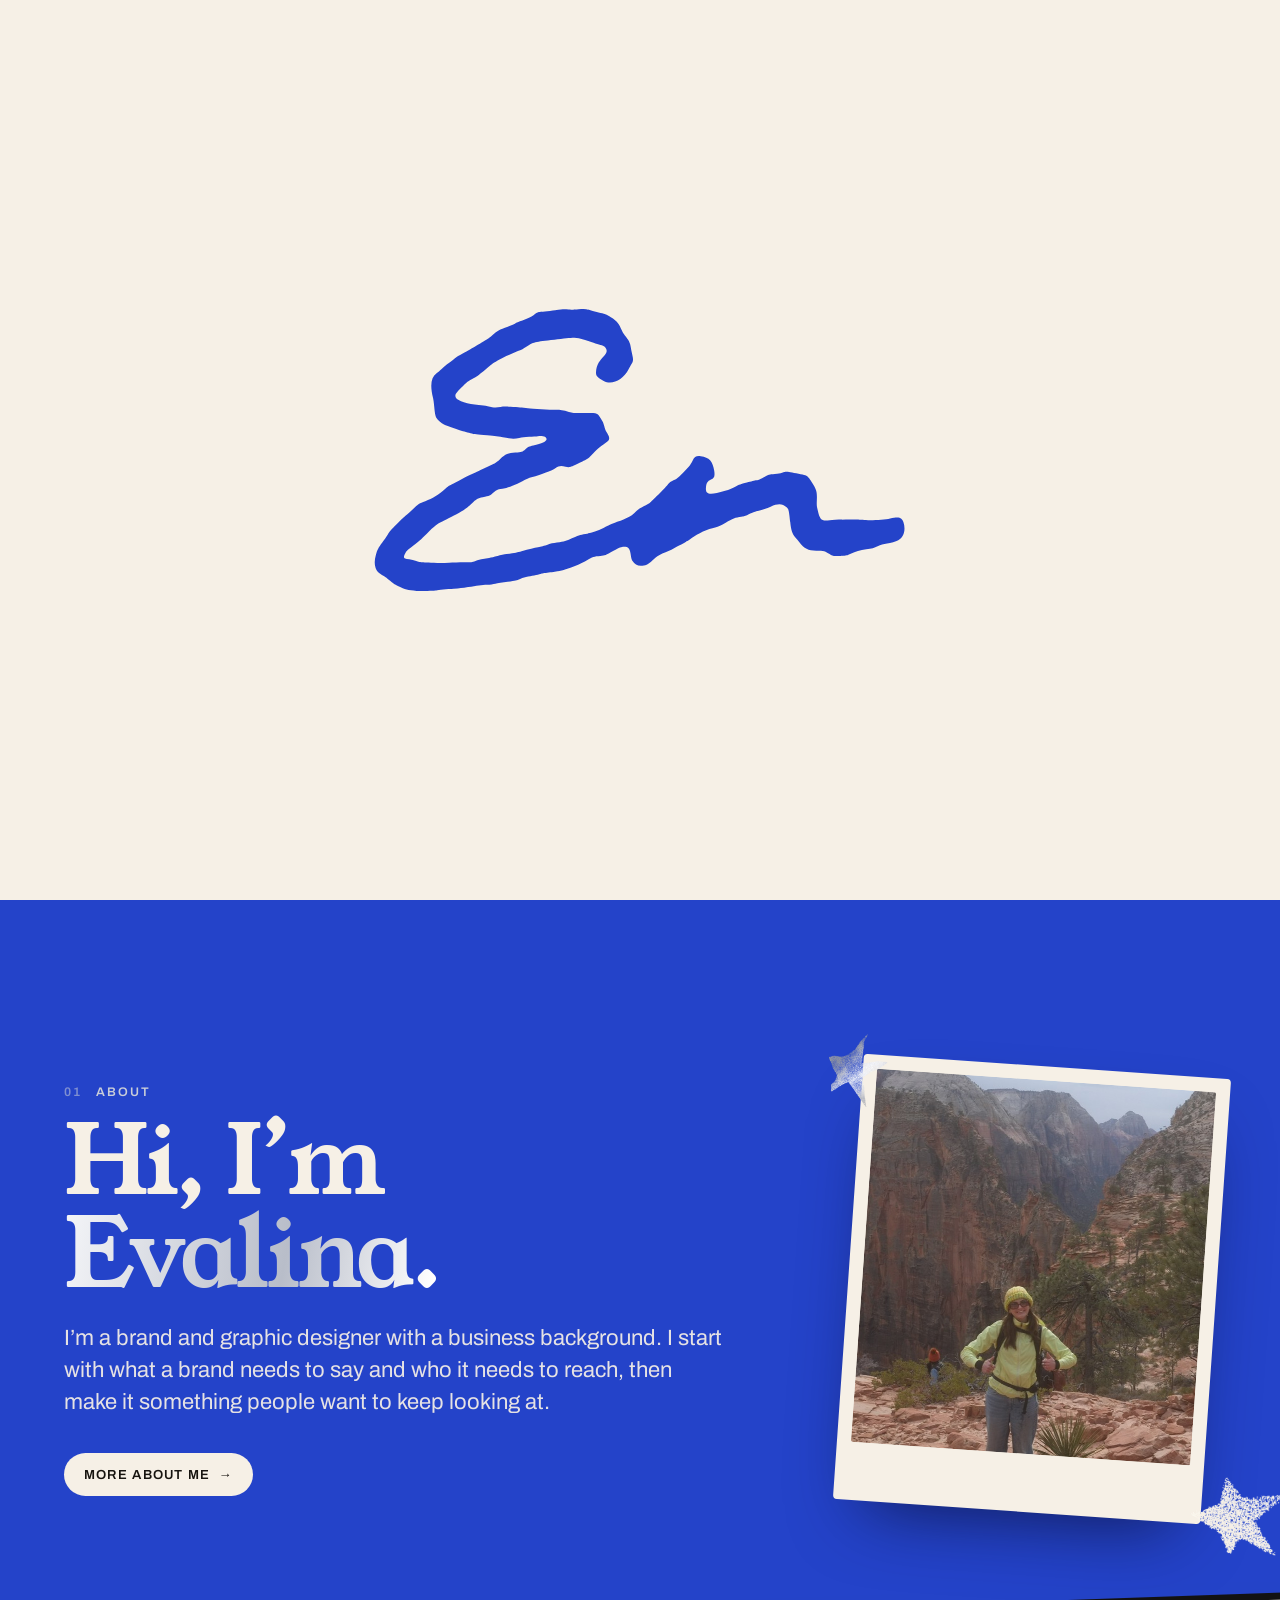
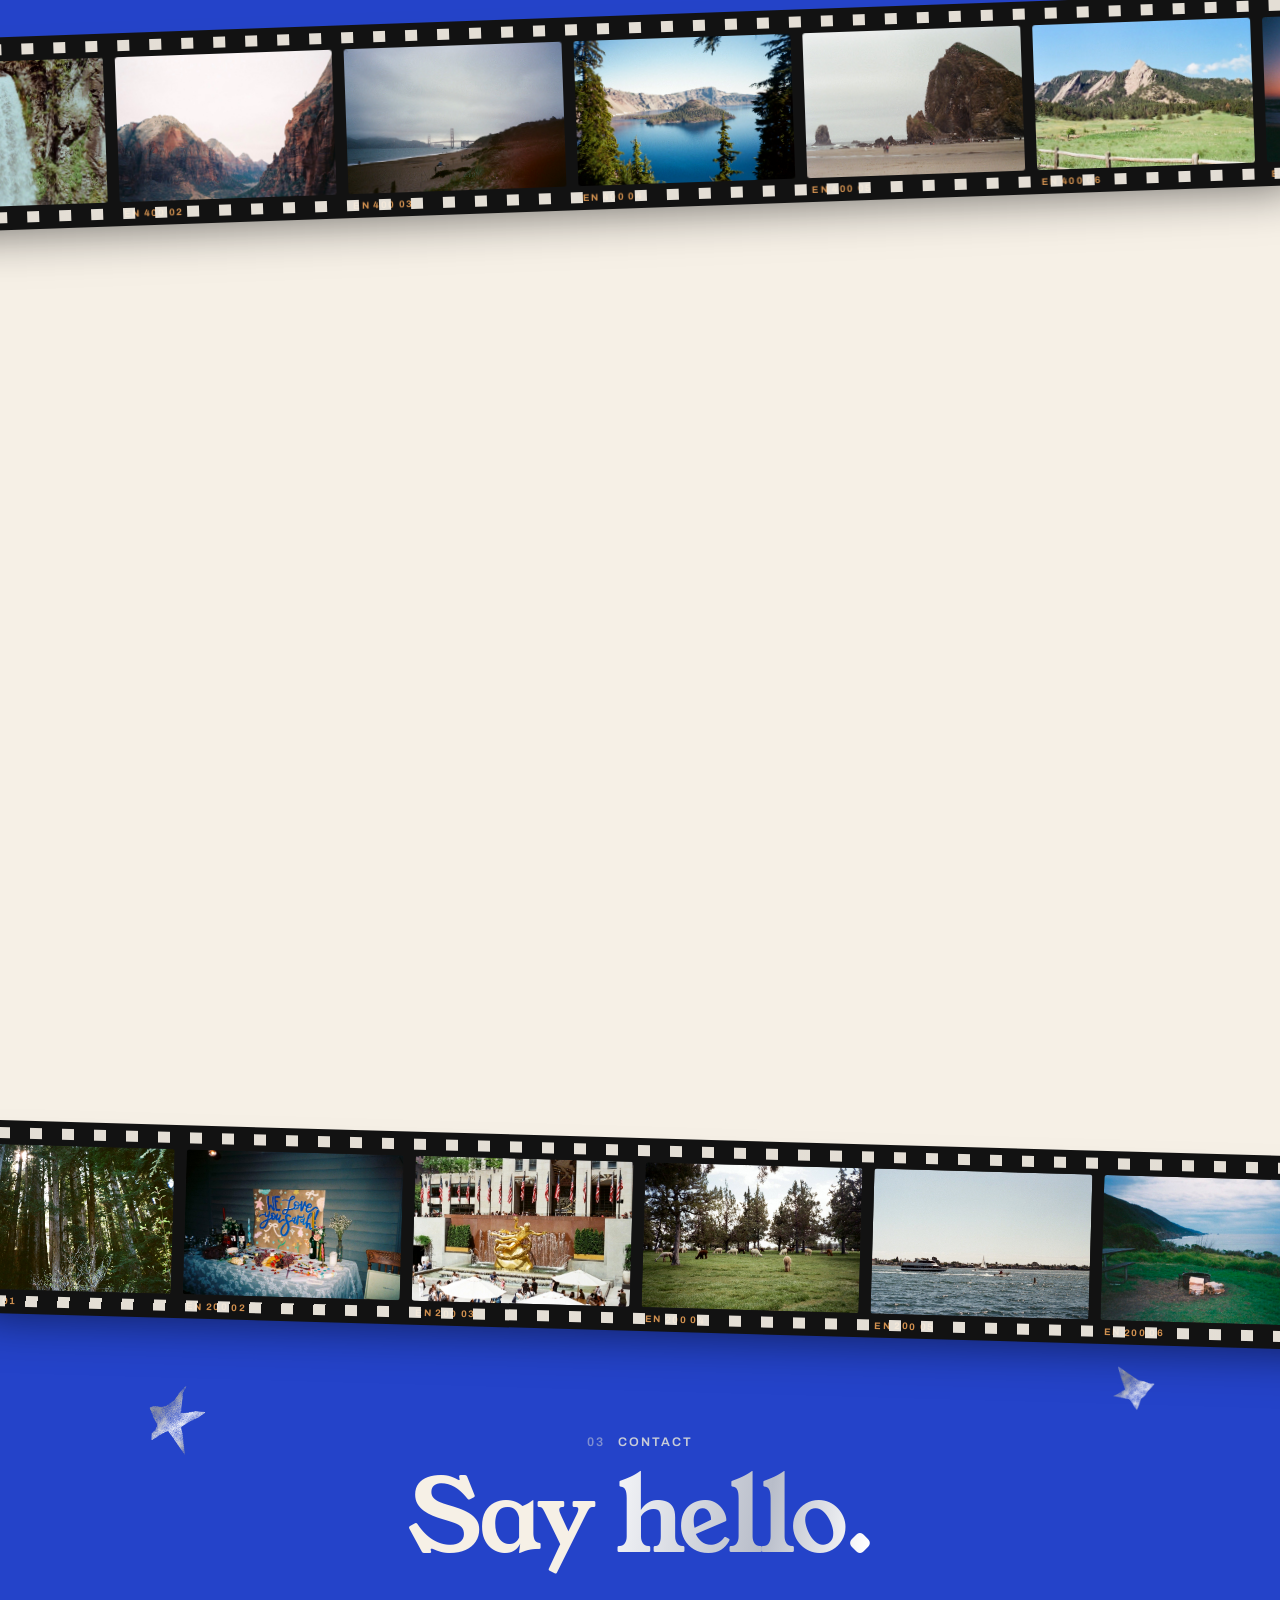
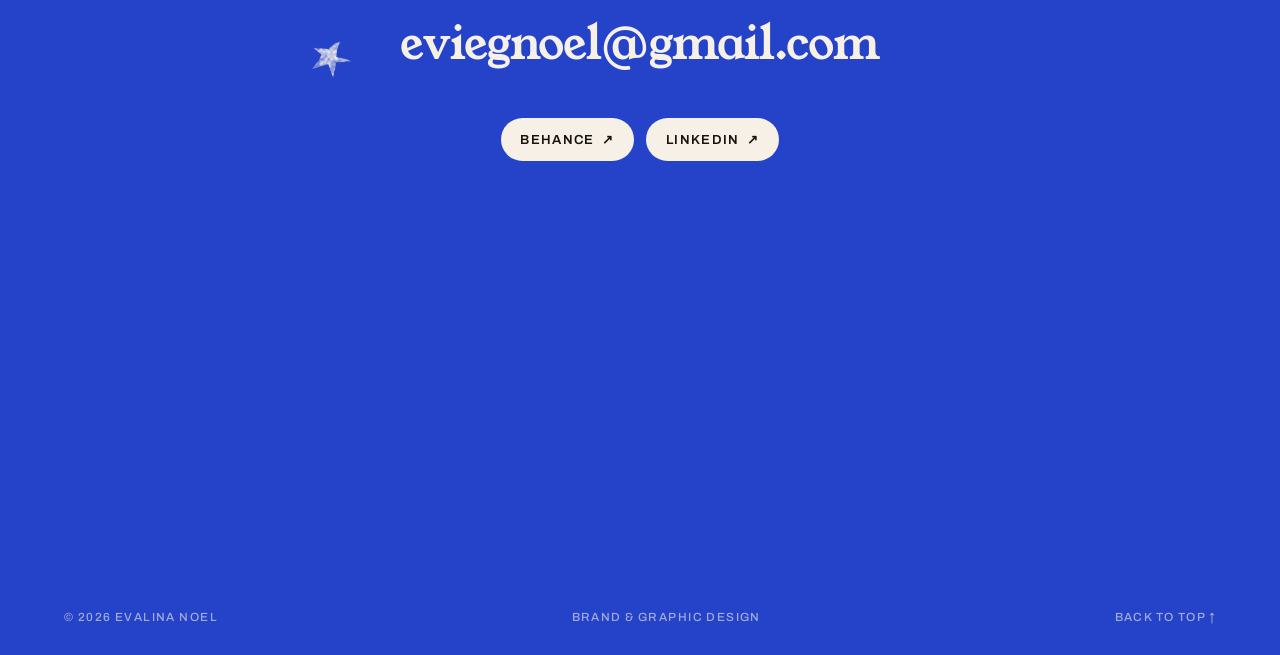
<file: index.html>
<!doctype html>
<html lang="en">
<head>
  <meta charset="utf-8">
  <meta name="viewport" content="width=device-width, initial-scale=1">
  <title>Evalina Noel | Brand &amp; Graphic Designer</title>
  <meta name="description" content="Evalina Noel is a brand and graphic designer working across identity, editorial, advertising, packaging and social design.">
  <meta property="og:title" content="Evalina Noel | Brand &amp; Graphic Designer">
  <meta property="og:description" content="Evalina Noel is a brand and graphic designer working across identity, editorial, advertising, packaging and social design.">
  <meta property="og:url" content="https://evalinanoel.com/">
  <meta property="og:image" content="https://evalinanoel.com/images/film/hero-blue.jpg">
  <meta property="og:type" content="website">
  <meta name="theme-color" content="#2443c9">
  <link rel="canonical" href="https://evalinanoel.com/">
  <link rel="icon" href="favicon.svg" type="image/svg+xml">
  <link rel="preload" href="assets/fonts/archivo.woff2" as="font" type="font/woff2" crossorigin>
  <link rel="preload" href="assets/fonts/young-serif.woff2" as="font" type="font/woff2" crossorigin>
  <link rel="preload" href="images/film/hero-blue.jpg" as="image">
  <link rel="stylesheet" href="assets/css/style.css?v=6">
  <script>document.documentElement.classList.add('js');</script>
</head>
<body id="top">

  <!-- Intro: signature writes itself, then flies into the top-left corner (home page, once per visit) -->
  <div class="intro" id="intro" aria-hidden="true">
    <div class="intro__sig"><svg viewBox="-20 -20 1702 946" class="sig sig--write" aria-hidden="true" focusable="false"><defs><mask id="sig-pen-1" maskUnits="userSpaceOnUse" x="-100" y="-100" width="1900" height="1150"><path class="sig__pen" d="M723 210C732 205 763 199 772 181C781 163 788 125 777 103C767 81 741 56 709 49C677 42 631 51 587 59C542 67 489 80 440 98C391 116 331 143 293 166C256 190 226 213 215 240C204 266 209 305 230 323C251 341 291 341 342 347C394 353 478 353 538 357C597 361 675 363 699 372C723 380 707 396 684 411C662 425 611 441 562 459C513 478 448 499 391 523C334 547 268 577 220 606C172 635 130 667 103 697C76 726 55 761 59 782C63 804 84 821 127 826C170 831 249 820 318 811C386 802 473 784 538 772C603 761 660 749 709 743C758 737 802 747 831 738C860 729 868 707 885 689C901 671 907 662 929 631C951 599 1008 508 1017 499C1026 490 993 555 983 577C972 599 942 622 953 631C965 640 1010 637 1051 631C1092 624 1155 604 1198 591C1240 579 1284 551 1308 557C1331 564 1331 605 1339 631C1348 657 1346 696 1359 714C1372 732 1387 739 1418 738C1448 737 1508 717 1540 709C1572 701 1597 692 1608 689" fill="none" stroke="#fff" stroke-width="190" stroke-linecap="round" stroke-linejoin="round" pathLength="1"/></mask></defs><path class="sig__ink" d="M152.0 882.4C125.3 880.5 116.5 878.3 96.8 868.4C83.3 861.6 80.0 859.4 68.4 849.4C63.5 845.3 56.9 840.2 53.6 838.2C33.5 825.5 30.5 822.5 27.0 811.2C23.5 800.2 24.0 787.4 28.4 772.3C32.9 756.7 35.6 751.5 47.7 735.3C53.1 728.1 60.6 717.1 64.5 710.8C70.7 700.8 73.7 697.2 92.0 678.9C103.3 667.6 115.9 655.7 120.0 652.5C124.1 649.2 133.4 640.9 140.6 634.0C157.5 617.6 159.5 616.3 178.4 609.6C200.7 601.8 217.8 591.2 239.3 572.0C246.9 565.2 250.3 563.0 264.4 556.2C273.3 551.8 285.5 545.2 291.4 541.6C302.3 534.8 313.6 529.4 331.0 522.5C336.2 520.4 345.3 516.1 351.2 512.8C357.1 509.5 368.0 504.1 375.6 500.9C391.3 494.0 394.5 492.0 405.5 481.9C422.7 466.3 430.1 463.1 452.3 461.9C470.9 460.9 473.9 459.9 482.8 451.7C490.6 444.6 494.2 442.7 506.5 440.1C532.9 434.3 547.0 427.7 547.0 421.3C547.0 413.7 536.1 409.9 520.5 412.0C516.1 412.6 504.2 413.5 494.0 414.0C479.5 414.6 473.0 415.4 464.0 417.5C449.3 421.0 438.9 420.5 414.0 415.5C393.2 411.3 386.9 410.6 356.0 408.5C329.3 406.8 324.7 406.1 311.2 401.9C305.9 400.3 297.7 398.0 293.0 396.8C282.3 394.2 244.9 380.9 235.2 376.4C227.1 372.5 216.3 363.1 212.5 356.6C209.1 350.8 207.4 342.3 205.5 321.9C204.7 312.3 203.1 300.8 202.0 296.4C192.4 256.0 195.6 233.5 212.7 220.8C215.9 218.5 223.2 212.3 229.0 207.0C234.8 201.8 243.8 194.5 249.0 190.8C254.2 187.1 262.6 180.6 267.6 176.3C274.7 170.3 280.3 166.7 292.1 160.6C307.0 153.0 358.7 122.7 370.0 115.0C373.1 112.9 378.9 108.1 383.0 104.3C395.8 92.4 403.8 88.1 429.2 79.2C435.6 76.9 445.2 72.9 450.7 70.2C456.1 67.5 463.0 64.4 466.0 63.2C469.0 62.0 477.4 58.8 484.7 56.0C497.3 51.1 507.9 45.3 510.9 41.6C512.5 39.7 518.8 36.2 523.5 34.8C525.1 34.3 533.5 33.5 542.0 33.0C550.5 32.5 564.5 31.0 573.0 29.6C597.0 25.8 599.2 25.6 614.3 27.1C626.6 28.2 630.1 28.2 643.9 26.7C662.3 24.7 667.9 25.2 682.6 30.5C688.1 32.4 698.2 35.1 705.1 36.5C721.8 39.8 730.4 43.0 742.4 50.4C761.2 61.9 767.1 69.1 776.0 91.1C777.9 95.8 781.2 101.2 784.5 105.3C797.1 120.5 801.2 128.7 803.0 142.2C803.7 146.8 805.5 156.1 807.2 162.9C811.0 178.8 810.8 183.7 805.7 191.7C803.6 194.9 799.4 202.4 796.3 208.5C779.4 241.3 745.9 257.1 720.7 244.1C700.6 233.7 696.4 228.8 697.4 216.5C698.8 199.0 704.3 187.1 717.4 173.0C729.4 160.3 731.6 155.0 728.4 147.2C725.6 140.3 719.8 136.8 706.1 133.6C700.1 132.2 690.6 129.2 685.1 127.0C676.1 123.5 660.8 118.6 645.0 114.3C637.2 112.1 624.9 112.3 607.0 114.8C598.5 116.0 582.3 117.9 571.0 119.0C511.0 125.1 506.8 126.1 484.4 141.2C472.8 149.0 470.5 150.1 449.5 157.5C441.3 160.5 428.4 166.4 414.5 173.7C387.8 187.8 384.4 189.9 374.0 199.2C369.5 203.2 362.2 209.2 357.9 212.5C353.6 215.8 346.7 221.2 342.7 224.6C338.6 227.9 330.6 233.0 324.9 236.0C309.8 243.6 304.3 248.0 287.4 265.1C269.9 283.0 267.6 287.4 271.5 295.1C276.5 304.7 308.5 314.8 340.8 317.0C351.7 317.7 359.4 318.8 368.0 321.0C384.5 325.2 392.3 325.7 406.7 323.5C417.2 321.9 420.5 321.8 437.5 322.9C447.9 323.5 461.0 324.3 466.5 324.6C472.0 324.9 482.8 326.0 490.5 327.1C504.1 329.0 556.3 331.9 576.6 332.0C587.9 332.0 597.8 333.6 615.0 338.3C626.5 341.4 626.5 341.4 661.4 341.7C703.4 342.0 700.6 341.2 709.8 355.0C718.5 368.1 719.6 370.3 722.5 382.1C724.3 389.6 726.3 394.7 729.7 400.5C736.7 412.6 737.3 414.0 737.3 418.7C737.3 425.0 735.2 427.3 719.9 437.4C706.7 446.3 702.8 449.8 682.5 471.1C674.5 479.5 674.5 479.5 649.0 492.3C618.9 507.3 616.6 507.9 604.7 505.1C590.0 501.5 585.7 502.2 572.5 510.1C561.2 517.0 534.4 527.1 501.0 537.1C494.1 539.1 484.7 543.2 473.5 549.0C454.3 559.0 430.1 568.6 420.7 570.1C397.7 573.6 395.6 574.4 386.7 582.8C376.0 592.9 374.0 593.8 353.1 598.0C338.0 601.0 333.7 603.5 318.9 617.6C300.8 634.8 290.8 641.0 242.2 665.1C212.1 680.1 210.6 681.2 183.0 708.5C164.8 726.5 157.0 733.3 142.3 744.3C122.8 759.0 120.8 761.0 116.0 771.2C110.9 782.0 113.0 784.4 129.6 786.5C136.4 787.4 144.4 789.3 151.0 791.6C162.5 795.7 157.8 795.2 214.5 797.6C224.6 798.0 238.0 797.8 251.0 796.9C262.3 796.2 282.3 795.5 295.5 795.5C319.5 795.4 319.5 795.4 331.1 791.3C337.9 788.9 347.2 786.5 353.6 785.5C366.3 783.6 376.5 781.4 398.0 776.1C406.5 774.0 418.9 771.5 425.5 770.6C453.2 766.7 458.1 765.7 471.0 762.0C493.9 755.2 510.0 751.3 521.0 749.7C531.0 748.2 538.0 746.3 553.5 740.7C557.7 739.2 567.7 737.1 578.5 735.6C602.3 732.2 605.8 731.2 624.0 722.5C641.7 714.1 648.8 711.8 665.0 709.1C683.5 706.0 699.5 700.8 720.0 691.0C743.2 680.0 752.9 675.7 761.6 672.5C791.7 661.2 803.7 655.0 814.9 644.5C826.4 633.8 828.4 632.4 843.5 624.5C850.6 620.8 858.3 616.5 860.6 614.9C865.7 611.4 906.8 569.9 914.5 560.6C921.6 551.9 922.5 551.2 934.1 545.5C943.0 541.2 944.8 539.7 961.2 523.7C978.6 506.7 984.0 500.0 990.4 487.2C996.9 474.3 1002.4 471.2 1015.7 473.0C1041.4 476.4 1052.2 488.2 1056.6 517.4C1059.0 533.5 1057.0 539.0 1046.7 543.9C1035.9 549.1 1032.5 554.7 1031.4 569.5C1029.8 589.9 1043.5 591.9 1089.8 577.9C1102.9 574.0 1109.5 571.3 1120.5 565.5C1133.6 558.6 1135.8 557.8 1156.0 552.7C1167.8 549.7 1180.7 546.7 1184.5 546.0C1192.4 544.7 1197.6 542.6 1210.5 535.1C1221.7 528.7 1223.6 528.2 1240.7 527.0C1252.1 526.3 1256.0 525.6 1263.0 523.1C1273.5 519.3 1277.9 519.3 1293.5 522.6C1300.1 524.0 1311.7 526.2 1319.2 527.5C1336.0 530.3 1340.4 532.5 1345.7 540.8C1347.7 543.9 1351.7 550.2 1354.6 554.6C1367.6 574.7 1369.5 581.8 1368.5 606.1C1367.9 622.7 1367.9 622.9 1371.4 637.8C1378.2 667.0 1382.4 670.4 1408.0 667.4C1425.7 665.3 1495.5 664.7 1507.9 666.5C1526.2 669.3 1572.2 667.1 1591.1 662.5C1618.1 656.0 1627.0 658.6 1632.0 674.7C1639.2 697.6 1632.5 720.0 1616.0 728.5C1608.2 732.5 1592.9 736.7 1582.0 738.0C1570.4 739.3 1563.1 741.4 1553.1 746.4C1543.7 751.2 1535.1 753.6 1518.8 756.1C1499.8 758.9 1486.1 762.9 1471.5 769.8C1459.5 775.4 1459.5 775.4 1440.0 776.2C1417.5 777.1 1415.6 776.7 1407.2 770.5C1394.7 761.4 1389.5 760.0 1367.0 760.0C1341.6 760.0 1331.0 754.6 1314.2 733.0C1310.6 728.3 1305.4 722.1 1302.7 719.1C1294.4 709.8 1290.4 698.2 1288.0 676.5C1283.6 635.9 1283.1 634.1 1276.4 628.1C1263.5 616.8 1250.6 616.3 1228.0 626.5C1216.6 631.6 1202.2 636.4 1192.0 638.5C1180.6 640.8 1175.6 642.6 1161.5 649.6C1149.7 655.4 1147.6 656.1 1139.0 657.1C1121.1 659.1 1112.2 662.6 1091.4 675.6C1077.7 684.2 1069.9 687.6 1059.3 689.5C1038.6 693.3 1005.4 708.3 988.2 721.7C976.6 730.8 968.8 735.6 959.5 739.6C954.5 741.7 945.1 746.7 938.5 750.7C930.4 755.6 922.5 759.4 914.1 762.5C894.2 769.7 882.9 776.5 868.5 790.1C855.3 802.5 847.6 806.0 833.2 806.0C822.5 806.0 814.0 801.0 808.4 791.4C805.3 786.1 804.5 783.2 802.5 770.1C799.9 752.9 795.4 748.0 782.4 748.0C773.8 748.1 769.0 749.9 750.5 760.7C725.4 775.2 725.4 775.2 710.5 776.1C691.6 777.3 685.6 779.1 671.2 788.4C652.8 800.3 612.3 816.2 586.0 821.9C583.5 822.4 571.1 824.3 558.3 826.0C545.5 827.7 533.3 829.7 531.0 830.5C525.9 832.3 507.4 836.2 491.1 838.9C481.5 840.6 476.1 842.1 466.8 846.1C454.8 851.2 454.8 851.2 428.7 854.5C414.3 856.3 397.6 859.0 391.5 860.3C384.4 861.9 375.7 863.1 367.0 863.5C349.3 864.3 335.3 866.1 308.5 870.9C290.8 874.1 282.4 875.1 265.5 876.0C243.5 877.1 219.1 879.4 211.2 881.1C206.4 882.1 162.1 883.1 152.0 882.4Z" mask="url(#sig-pen-1)"/></svg></div>
  </div>

  <header class="site-header">
    <a class="site-header__logo" href="index.html" data-top aria-label="Evalina Noel, home"><svg viewBox="-20 -20 1702 946" class="sig" aria-hidden="true" focusable="false"><defs><mask id="sig-pen-2" maskUnits="userSpaceOnUse" x="-100" y="-100" width="1900" height="1150"><path class="sig__pen" d="M723 210C732 205 763 199 772 181C781 163 788 125 777 103C767 81 741 56 709 49C677 42 631 51 587 59C542 67 489 80 440 98C391 116 331 143 293 166C256 190 226 213 215 240C204 266 209 305 230 323C251 341 291 341 342 347C394 353 478 353 538 357C597 361 675 363 699 372C723 380 707 396 684 411C662 425 611 441 562 459C513 478 448 499 391 523C334 547 268 577 220 606C172 635 130 667 103 697C76 726 55 761 59 782C63 804 84 821 127 826C170 831 249 820 318 811C386 802 473 784 538 772C603 761 660 749 709 743C758 737 802 747 831 738C860 729 868 707 885 689C901 671 907 662 929 631C951 599 1008 508 1017 499C1026 490 993 555 983 577C972 599 942 622 953 631C965 640 1010 637 1051 631C1092 624 1155 604 1198 591C1240 579 1284 551 1308 557C1331 564 1331 605 1339 631C1348 657 1346 696 1359 714C1372 732 1387 739 1418 738C1448 737 1508 717 1540 709C1572 701 1597 692 1608 689" fill="none" stroke="#fff" stroke-width="190" stroke-linecap="round" stroke-linejoin="round" pathLength="1"/></mask></defs><path class="sig__ink" d="M152.0 882.4C125.3 880.5 116.5 878.3 96.8 868.4C83.3 861.6 80.0 859.4 68.4 849.4C63.5 845.3 56.9 840.2 53.6 838.2C33.5 825.5 30.5 822.5 27.0 811.2C23.5 800.2 24.0 787.4 28.4 772.3C32.9 756.7 35.6 751.5 47.7 735.3C53.1 728.1 60.6 717.1 64.5 710.8C70.7 700.8 73.7 697.2 92.0 678.9C103.3 667.6 115.9 655.7 120.0 652.5C124.1 649.2 133.4 640.9 140.6 634.0C157.5 617.6 159.5 616.3 178.4 609.6C200.7 601.8 217.8 591.2 239.3 572.0C246.9 565.2 250.3 563.0 264.4 556.2C273.3 551.8 285.5 545.2 291.4 541.6C302.3 534.8 313.6 529.4 331.0 522.5C336.2 520.4 345.3 516.1 351.2 512.8C357.1 509.5 368.0 504.1 375.6 500.9C391.3 494.0 394.5 492.0 405.5 481.9C422.7 466.3 430.1 463.1 452.3 461.9C470.9 460.9 473.9 459.9 482.8 451.7C490.6 444.6 494.2 442.7 506.5 440.1C532.9 434.3 547.0 427.7 547.0 421.3C547.0 413.7 536.1 409.9 520.5 412.0C516.1 412.6 504.2 413.5 494.0 414.0C479.5 414.6 473.0 415.4 464.0 417.5C449.3 421.0 438.9 420.5 414.0 415.5C393.2 411.3 386.9 410.6 356.0 408.5C329.3 406.8 324.7 406.1 311.2 401.9C305.9 400.3 297.7 398.0 293.0 396.8C282.3 394.2 244.9 380.9 235.2 376.4C227.1 372.5 216.3 363.1 212.5 356.6C209.1 350.8 207.4 342.3 205.5 321.9C204.7 312.3 203.1 300.8 202.0 296.4C192.4 256.0 195.6 233.5 212.7 220.8C215.9 218.5 223.2 212.3 229.0 207.0C234.8 201.8 243.8 194.5 249.0 190.8C254.2 187.1 262.6 180.6 267.6 176.3C274.7 170.3 280.3 166.7 292.1 160.6C307.0 153.0 358.7 122.7 370.0 115.0C373.1 112.9 378.9 108.1 383.0 104.3C395.8 92.4 403.8 88.1 429.2 79.2C435.6 76.9 445.2 72.9 450.7 70.2C456.1 67.5 463.0 64.4 466.0 63.2C469.0 62.0 477.4 58.8 484.7 56.0C497.3 51.1 507.9 45.3 510.9 41.6C512.5 39.7 518.8 36.2 523.5 34.8C525.1 34.3 533.5 33.5 542.0 33.0C550.5 32.5 564.5 31.0 573.0 29.6C597.0 25.8 599.2 25.6 614.3 27.1C626.6 28.2 630.1 28.2 643.9 26.7C662.3 24.7 667.9 25.2 682.6 30.5C688.1 32.4 698.2 35.1 705.1 36.5C721.8 39.8 730.4 43.0 742.4 50.4C761.2 61.9 767.1 69.1 776.0 91.1C777.9 95.8 781.2 101.2 784.5 105.3C797.1 120.5 801.2 128.7 803.0 142.2C803.7 146.8 805.5 156.1 807.2 162.9C811.0 178.8 810.8 183.7 805.7 191.7C803.6 194.9 799.4 202.4 796.3 208.5C779.4 241.3 745.9 257.1 720.7 244.1C700.6 233.7 696.4 228.8 697.4 216.5C698.8 199.0 704.3 187.1 717.4 173.0C729.4 160.3 731.6 155.0 728.4 147.2C725.6 140.3 719.8 136.8 706.1 133.6C700.1 132.2 690.6 129.2 685.1 127.0C676.1 123.5 660.8 118.6 645.0 114.3C637.2 112.1 624.9 112.3 607.0 114.8C598.5 116.0 582.3 117.9 571.0 119.0C511.0 125.1 506.8 126.1 484.4 141.2C472.8 149.0 470.5 150.1 449.5 157.5C441.3 160.5 428.4 166.4 414.5 173.7C387.8 187.8 384.4 189.9 374.0 199.2C369.5 203.2 362.2 209.2 357.9 212.5C353.6 215.8 346.7 221.2 342.7 224.6C338.6 227.9 330.6 233.0 324.9 236.0C309.8 243.6 304.3 248.0 287.4 265.1C269.9 283.0 267.6 287.4 271.5 295.1C276.5 304.7 308.5 314.8 340.8 317.0C351.7 317.7 359.4 318.8 368.0 321.0C384.5 325.2 392.3 325.7 406.7 323.5C417.2 321.9 420.5 321.8 437.5 322.9C447.9 323.5 461.0 324.3 466.5 324.6C472.0 324.9 482.8 326.0 490.5 327.1C504.1 329.0 556.3 331.9 576.6 332.0C587.9 332.0 597.8 333.6 615.0 338.3C626.5 341.4 626.5 341.4 661.4 341.7C703.4 342.0 700.6 341.2 709.8 355.0C718.5 368.1 719.6 370.3 722.5 382.1C724.3 389.6 726.3 394.7 729.7 400.5C736.7 412.6 737.3 414.0 737.3 418.7C737.3 425.0 735.2 427.3 719.9 437.4C706.7 446.3 702.8 449.8 682.5 471.1C674.5 479.5 674.5 479.5 649.0 492.3C618.9 507.3 616.6 507.9 604.7 505.1C590.0 501.5 585.7 502.2 572.5 510.1C561.2 517.0 534.4 527.1 501.0 537.1C494.1 539.1 484.7 543.2 473.5 549.0C454.3 559.0 430.1 568.6 420.7 570.1C397.7 573.6 395.6 574.4 386.7 582.8C376.0 592.9 374.0 593.8 353.1 598.0C338.0 601.0 333.7 603.5 318.9 617.6C300.8 634.8 290.8 641.0 242.2 665.1C212.1 680.1 210.6 681.2 183.0 708.5C164.8 726.5 157.0 733.3 142.3 744.3C122.8 759.0 120.8 761.0 116.0 771.2C110.9 782.0 113.0 784.4 129.6 786.5C136.4 787.4 144.4 789.3 151.0 791.6C162.5 795.7 157.8 795.2 214.5 797.6C224.6 798.0 238.0 797.8 251.0 796.9C262.3 796.2 282.3 795.5 295.5 795.5C319.5 795.4 319.5 795.4 331.1 791.3C337.9 788.9 347.2 786.5 353.6 785.5C366.3 783.6 376.5 781.4 398.0 776.1C406.5 774.0 418.9 771.5 425.5 770.6C453.2 766.7 458.1 765.7 471.0 762.0C493.9 755.2 510.0 751.3 521.0 749.7C531.0 748.2 538.0 746.3 553.5 740.7C557.7 739.2 567.7 737.1 578.5 735.6C602.3 732.2 605.8 731.2 624.0 722.5C641.7 714.1 648.8 711.8 665.0 709.1C683.5 706.0 699.5 700.8 720.0 691.0C743.2 680.0 752.9 675.7 761.6 672.5C791.7 661.2 803.7 655.0 814.9 644.5C826.4 633.8 828.4 632.4 843.5 624.5C850.6 620.8 858.3 616.5 860.6 614.9C865.7 611.4 906.8 569.9 914.5 560.6C921.6 551.9 922.5 551.2 934.1 545.5C943.0 541.2 944.8 539.7 961.2 523.7C978.6 506.7 984.0 500.0 990.4 487.2C996.9 474.3 1002.4 471.2 1015.7 473.0C1041.4 476.4 1052.2 488.2 1056.6 517.4C1059.0 533.5 1057.0 539.0 1046.7 543.9C1035.9 549.1 1032.5 554.7 1031.4 569.5C1029.8 589.9 1043.5 591.9 1089.8 577.9C1102.9 574.0 1109.5 571.3 1120.5 565.5C1133.6 558.6 1135.8 557.8 1156.0 552.7C1167.8 549.7 1180.7 546.7 1184.5 546.0C1192.4 544.7 1197.6 542.6 1210.5 535.1C1221.7 528.7 1223.6 528.2 1240.7 527.0C1252.1 526.3 1256.0 525.6 1263.0 523.1C1273.5 519.3 1277.9 519.3 1293.5 522.6C1300.1 524.0 1311.7 526.2 1319.2 527.5C1336.0 530.3 1340.4 532.5 1345.7 540.8C1347.7 543.9 1351.7 550.2 1354.6 554.6C1367.6 574.7 1369.5 581.8 1368.5 606.1C1367.9 622.7 1367.9 622.9 1371.4 637.8C1378.2 667.0 1382.4 670.4 1408.0 667.4C1425.7 665.3 1495.5 664.7 1507.9 666.5C1526.2 669.3 1572.2 667.1 1591.1 662.5C1618.1 656.0 1627.0 658.6 1632.0 674.7C1639.2 697.6 1632.5 720.0 1616.0 728.5C1608.2 732.5 1592.9 736.7 1582.0 738.0C1570.4 739.3 1563.1 741.4 1553.1 746.4C1543.7 751.2 1535.1 753.6 1518.8 756.1C1499.8 758.9 1486.1 762.9 1471.5 769.8C1459.5 775.4 1459.5 775.4 1440.0 776.2C1417.5 777.1 1415.6 776.7 1407.2 770.5C1394.7 761.4 1389.5 760.0 1367.0 760.0C1341.6 760.0 1331.0 754.6 1314.2 733.0C1310.6 728.3 1305.4 722.1 1302.7 719.1C1294.4 709.8 1290.4 698.2 1288.0 676.5C1283.6 635.9 1283.1 634.1 1276.4 628.1C1263.5 616.8 1250.6 616.3 1228.0 626.5C1216.6 631.6 1202.2 636.4 1192.0 638.5C1180.6 640.8 1175.6 642.6 1161.5 649.6C1149.7 655.4 1147.6 656.1 1139.0 657.1C1121.1 659.1 1112.2 662.6 1091.4 675.6C1077.7 684.2 1069.9 687.6 1059.3 689.5C1038.6 693.3 1005.4 708.3 988.2 721.7C976.6 730.8 968.8 735.6 959.5 739.6C954.5 741.7 945.1 746.7 938.5 750.7C930.4 755.6 922.5 759.4 914.1 762.5C894.2 769.7 882.9 776.5 868.5 790.1C855.3 802.5 847.6 806.0 833.2 806.0C822.5 806.0 814.0 801.0 808.4 791.4C805.3 786.1 804.5 783.2 802.5 770.1C799.9 752.9 795.4 748.0 782.4 748.0C773.8 748.1 769.0 749.9 750.5 760.7C725.4 775.2 725.4 775.2 710.5 776.1C691.6 777.3 685.6 779.1 671.2 788.4C652.8 800.3 612.3 816.2 586.0 821.9C583.5 822.4 571.1 824.3 558.3 826.0C545.5 827.7 533.3 829.7 531.0 830.5C525.9 832.3 507.4 836.2 491.1 838.9C481.5 840.6 476.1 842.1 466.8 846.1C454.8 851.2 454.8 851.2 428.7 854.5C414.3 856.3 397.6 859.0 391.5 860.3C384.4 861.9 375.7 863.1 367.0 863.5C349.3 864.3 335.3 866.1 308.5 870.9C290.8 874.1 282.4 875.1 265.5 876.0C243.5 877.1 219.1 879.4 211.2 881.1C206.4 882.1 162.1 883.1 152.0 882.4Z" mask="url(#sig-pen-2)"/></svg></a>
    <nav class="site-header__nav" aria-label="Primary">
      <a href="about.html">About</a>
      <a href="work.html">Work</a>
      <a href="contact.html" class="site-header__cta">Say hello</a>
    </nav>
  </header>

  <main>

    <section class="hero" aria-label="Introduction">
      <img class="hero__img" src="images/film/hero-blue.jpg" alt="The Golden Gate Bridge in fog from the beach, toned cobalt">
      <div class="hero__inner">
        <p class="hero__kicker">Portfolio</p>
        <h1 class="hero__title"><span class="line"><span>Brand &amp;</span></span><span class="line"><span>graphic</span></span><span class="line"><span>designer</span></span></h1>
      </div>
      <div class="sky-stars" aria-hidden="true">
        <img loading="lazy" decoding="async" class="star" src="images/stars/silver-a.png" alt="" style="--x:8%;--y:14%;--s:74px;--d:0s;--r:-5deg">
        <img loading="lazy" decoding="async" class="star" src="images/stars/cream-a.png" alt="" style="--x:31%;--y:9%;--s:46px;--d:1.2s;--r:34deg">
        <img loading="lazy" decoding="async" class="star" src="images/stars/silver-b.png" alt="" style="--x:47%;--y:22%;--s:98px;--d:0.6s;--r:-19deg">
        <img loading="lazy" decoding="async" class="star" src="images/stars/silver-c.png" alt="" style="--x:63%;--y:8%;--s:61px;--d:2.1s;--r:12deg">
      </div>
      <a class="hero__scroll" href="#about">Scroll</a>
    </section>

    <section class="about" id="about">
      <div class="about__intro reveal">
        <p class="eyebrow"><span class="idx">01</span> About</p>
        <h2 class="display">Hi, I&rsquo;m <em class="silver">Evalina.</em></h2>
        <p class="about__lead">I&rsquo;m a brand and graphic designer with a business background. I start with what a brand needs to say and who it needs to reach, then make it something people want to keep looking at.</p>
        <a class="pill pill--light" href="about.html">More about me <span aria-hidden="true">&#8594;</span></a>
      </div>
      <div class="sky-stars" aria-hidden="true">
        <img loading="lazy" decoding="async" class="star" src="images/stars/silver-a.png" alt="" style="--x:63%;--y:16%;--s:93px;--r:-12deg">
        <img loading="lazy" decoding="async" class="star" src="images/stars/cream-b.png" alt="" style="--x:92%;--y:72%;--s:118px;--r:18deg">
      </div>
      <figure class="print reveal"><img src="images/film/evalina-zion.jpg" alt="Evalina giving two thumbs up on a hike in Zion National Park" loading="lazy"></figure>
    </section>

    <div class="filmstrip filmstrip--a" aria-hidden="true"><div class="filmstrip__track"><span class="filmstrip__frame"><img src="images/film/falls.jpg" alt="" loading="lazy"><i>EN 400 01</i></span><span class="filmstrip__frame"><img src="images/film/zion.jpg" alt="" loading="lazy"><i>EN 400 02</i></span><span class="filmstrip__frame"><img src="images/film/golden-gate.jpg" alt="" loading="lazy"><i>EN 400 03</i></span><span class="filmstrip__frame"><img src="images/film/crater-lake.jpg" alt="" loading="lazy"><i>EN 400 04</i></span><span class="filmstrip__frame"><img src="images/film/haystack-rock.jpg" alt="" loading="lazy"><i>EN 400 05</i></span><span class="filmstrip__frame"><img src="images/film/flatirons.jpg" alt="" loading="lazy"><i>EN 400 06</i></span><span class="filmstrip__frame"><img src="images/film/sunset.jpg" alt="" loading="lazy"><i>EN 400 07</i></span><span class="filmstrip__frame"><img src="images/film/river-bend.jpg" alt="" loading="lazy"><i>EN 400 08</i></span><span class="filmstrip__frame"><img src="images/film/falls.jpg" alt="" loading="lazy"><i>EN 400 01</i></span><span class="filmstrip__frame"><img src="images/film/zion.jpg" alt="" loading="lazy"><i>EN 400 02</i></span><span class="filmstrip__frame"><img src="images/film/golden-gate.jpg" alt="" loading="lazy"><i>EN 400 03</i></span><span class="filmstrip__frame"><img src="images/film/crater-lake.jpg" alt="" loading="lazy"><i>EN 400 04</i></span><span class="filmstrip__frame"><img src="images/film/haystack-rock.jpg" alt="" loading="lazy"><i>EN 400 05</i></span><span class="filmstrip__frame"><img src="images/film/flatirons.jpg" alt="" loading="lazy"><i>EN 400 06</i></span><span class="filmstrip__frame"><img src="images/film/sunset.jpg" alt="" loading="lazy"><i>EN 400 07</i></span><span class="filmstrip__frame"><img src="images/film/river-bend.jpg" alt="" loading="lazy"><i>EN 400 08</i></span></div></div>

    <section class="work" id="work">
      <p class="eyebrow section-eyebrow reveal"><span class="idx">02</span> Work</p>
      <div class="section-head reveal">
        <h2 class="display">Selected <em>work</em></h2>
        <p class="section-head__note">A few favorites across identity, editorial and advertising.</p>
      </div>
      <div class="work__grid">
        <a class="project reveal" style="--c:#2443c9" href="https://www.behance.net/evalinanoel" target="_blank" rel="noopener">
          <div class="project__media"><span class="project__fallback">The Alchemist</span></div>
          <div class="project__meta"><span class="project__no">01</span><h3>The Alchemist</h3><p>Book jacket design</p></div>
        </a>
        <a class="project reveal" style="--c:#121a4a" href="https://www.behance.net/evalinanoel" target="_blank" rel="noopener">
          <div class="project__media"><span class="project__fallback">Ollie&rsquo;s Pizza</span></div>
          <div class="project__meta"><span class="project__no">02</span><h3>Ollie&rsquo;s Pizza</h3><p>Packaging &amp; advertising</p></div>
        </a>
        <a class="project reveal" style="--c:#5b7cf0" href="https://www.behance.net/evalinanoel" target="_blank" rel="noopener">
          <div class="project__media"><span class="project__fallback">Aperture</span></div>
          <div class="project__meta"><span class="project__no">03</span><h3>Aperture Film Festival</h3><p>Event identity</p></div>
        </a>
      </div>
      <p class="work__more reveal"><a class="pill" href="work.html">See all work <span aria-hidden="true">&#8594;</span></a></p>
    </section>

    <div class="filmstrip filmstrip--b" aria-hidden="true"><div class="filmstrip__track"><span class="filmstrip__frame"><img src="images/film/redwoods.jpg" alt="" loading="lazy"><i>EN 200 01</i></span><span class="filmstrip__frame"><img src="images/film/party-table.jpg" alt="" loading="lazy"><i>EN 200 02</i></span><span class="filmstrip__frame"><img src="images/film/rockefeller.jpg" alt="" loading="lazy"><i>EN 200 03</i></span><span class="filmstrip__frame"><img src="images/film/alpacas.jpg" alt="" loading="lazy"><i>EN 200 04</i></span><span class="filmstrip__frame"><img src="images/film/bay.jpg" alt="" loading="lazy"><i>EN 200 05</i></span><span class="filmstrip__frame"><img src="images/film/coast-camp.jpg" alt="" loading="lazy"><i>EN 200 06</i></span><span class="filmstrip__frame"><img src="images/film/mission.jpg" alt="" loading="lazy"><i>EN 200 07</i></span><span class="filmstrip__frame"><img src="images/film/creek-trail.jpg" alt="" loading="lazy"><i>EN 200 08</i></span><span class="filmstrip__frame"><img src="images/film/redwoods.jpg" alt="" loading="lazy"><i>EN 200 01</i></span><span class="filmstrip__frame"><img src="images/film/party-table.jpg" alt="" loading="lazy"><i>EN 200 02</i></span><span class="filmstrip__frame"><img src="images/film/rockefeller.jpg" alt="" loading="lazy"><i>EN 200 03</i></span><span class="filmstrip__frame"><img src="images/film/alpacas.jpg" alt="" loading="lazy"><i>EN 200 04</i></span><span class="filmstrip__frame"><img src="images/film/bay.jpg" alt="" loading="lazy"><i>EN 200 05</i></span><span class="filmstrip__frame"><img src="images/film/coast-camp.jpg" alt="" loading="lazy"><i>EN 200 06</i></span><span class="filmstrip__frame"><img src="images/film/mission.jpg" alt="" loading="lazy"><i>EN 200 07</i></span><span class="filmstrip__frame"><img src="images/film/creek-trail.jpg" alt="" loading="lazy"><i>EN 200 08</i></span></div></div>

    <section class="contact" id="contact">
      <div class="sky-stars" aria-hidden="true">
        <img loading="lazy" decoding="async" class="star" src="images/stars/silver-a.png" alt="" style="--x:10%;--y:12%;--s:88px;--d:0.3s;--r:25deg">
        <img loading="lazy" decoding="async" class="star" src="images/stars/cream-a.png" alt="" style="--x:24%;--y:40%;--s:46px;--d:1.5s;--r:34deg">
        <img loading="lazy" decoding="async" class="star" src="images/stars/silver-c.png" alt="" style="--x:86%;--y:10%;--s:64px;--d:2s;--r:35deg">
      </div>
      <p class="eyebrow reveal"><span class="idx">03</span> Contact</p>
      <h2 class="contact__title reveal">Say <em class="silver">hello.</em></h2>
      <a class="contact__email reveal" href="mailto:eviegnoel@gmail.com">eviegnoel@gmail.com</a>
      <ul class="contact__links reveal">
        <li><a class="pill pill--light" href="https://www.behance.net/evalinanoel" target="_blank" rel="noopener">Behance <span aria-hidden="true">&#8599;</span></a></li>
        <li><a class="pill pill--light" href="https://www.linkedin.com/in/evalina-noel" target="_blank" rel="noopener">LinkedIn <span aria-hidden="true">&#8599;</span></a></li>
      </ul>
      <div class="contact__sig" aria-hidden="true"><svg viewBox="-20 -20 1702 946" class="sig" aria-hidden="true" focusable="false"><defs><mask id="sig-pen-3" maskUnits="userSpaceOnUse" x="-100" y="-100" width="1900" height="1150"><path class="sig__pen" d="M723 210C732 205 763 199 772 181C781 163 788 125 777 103C767 81 741 56 709 49C677 42 631 51 587 59C542 67 489 80 440 98C391 116 331 143 293 166C256 190 226 213 215 240C204 266 209 305 230 323C251 341 291 341 342 347C394 353 478 353 538 357C597 361 675 363 699 372C723 380 707 396 684 411C662 425 611 441 562 459C513 478 448 499 391 523C334 547 268 577 220 606C172 635 130 667 103 697C76 726 55 761 59 782C63 804 84 821 127 826C170 831 249 820 318 811C386 802 473 784 538 772C603 761 660 749 709 743C758 737 802 747 831 738C860 729 868 707 885 689C901 671 907 662 929 631C951 599 1008 508 1017 499C1026 490 993 555 983 577C972 599 942 622 953 631C965 640 1010 637 1051 631C1092 624 1155 604 1198 591C1240 579 1284 551 1308 557C1331 564 1331 605 1339 631C1348 657 1346 696 1359 714C1372 732 1387 739 1418 738C1448 737 1508 717 1540 709C1572 701 1597 692 1608 689" fill="none" stroke="#fff" stroke-width="190" stroke-linecap="round" stroke-linejoin="round" pathLength="1"/></mask></defs><path class="sig__ink" d="M152.0 882.4C125.3 880.5 116.5 878.3 96.8 868.4C83.3 861.6 80.0 859.4 68.4 849.4C63.5 845.3 56.9 840.2 53.6 838.2C33.5 825.5 30.5 822.5 27.0 811.2C23.5 800.2 24.0 787.4 28.4 772.3C32.9 756.7 35.6 751.5 47.7 735.3C53.1 728.1 60.6 717.1 64.5 710.8C70.7 700.8 73.7 697.2 92.0 678.9C103.3 667.6 115.9 655.7 120.0 652.5C124.1 649.2 133.4 640.9 140.6 634.0C157.5 617.6 159.5 616.3 178.4 609.6C200.7 601.8 217.8 591.2 239.3 572.0C246.9 565.2 250.3 563.0 264.4 556.2C273.3 551.8 285.5 545.2 291.4 541.6C302.3 534.8 313.6 529.4 331.0 522.5C336.2 520.4 345.3 516.1 351.2 512.8C357.1 509.5 368.0 504.1 375.6 500.9C391.3 494.0 394.5 492.0 405.5 481.9C422.7 466.3 430.1 463.1 452.3 461.9C470.9 460.9 473.9 459.9 482.8 451.7C490.6 444.6 494.2 442.7 506.5 440.1C532.9 434.3 547.0 427.7 547.0 421.3C547.0 413.7 536.1 409.9 520.5 412.0C516.1 412.6 504.2 413.5 494.0 414.0C479.5 414.6 473.0 415.4 464.0 417.5C449.3 421.0 438.9 420.5 414.0 415.5C393.2 411.3 386.9 410.6 356.0 408.5C329.3 406.8 324.7 406.1 311.2 401.9C305.9 400.3 297.7 398.0 293.0 396.8C282.3 394.2 244.9 380.9 235.2 376.4C227.1 372.5 216.3 363.1 212.5 356.6C209.1 350.8 207.4 342.3 205.5 321.9C204.7 312.3 203.1 300.8 202.0 296.4C192.4 256.0 195.6 233.5 212.7 220.8C215.9 218.5 223.2 212.3 229.0 207.0C234.8 201.8 243.8 194.5 249.0 190.8C254.2 187.1 262.6 180.6 267.6 176.3C274.7 170.3 280.3 166.7 292.1 160.6C307.0 153.0 358.7 122.7 370.0 115.0C373.1 112.9 378.9 108.1 383.0 104.3C395.8 92.4 403.8 88.1 429.2 79.2C435.6 76.9 445.2 72.9 450.7 70.2C456.1 67.5 463.0 64.4 466.0 63.2C469.0 62.0 477.4 58.8 484.7 56.0C497.3 51.1 507.9 45.3 510.9 41.6C512.5 39.7 518.8 36.2 523.5 34.8C525.1 34.3 533.5 33.5 542.0 33.0C550.5 32.5 564.5 31.0 573.0 29.6C597.0 25.8 599.2 25.6 614.3 27.1C626.6 28.2 630.1 28.2 643.9 26.7C662.3 24.7 667.9 25.2 682.6 30.5C688.1 32.4 698.2 35.1 705.1 36.5C721.8 39.8 730.4 43.0 742.4 50.4C761.2 61.9 767.1 69.1 776.0 91.1C777.9 95.8 781.2 101.2 784.5 105.3C797.1 120.5 801.2 128.7 803.0 142.2C803.7 146.8 805.5 156.1 807.2 162.9C811.0 178.8 810.8 183.7 805.7 191.7C803.6 194.9 799.4 202.4 796.3 208.5C779.4 241.3 745.9 257.1 720.7 244.1C700.6 233.7 696.4 228.8 697.4 216.5C698.8 199.0 704.3 187.1 717.4 173.0C729.4 160.3 731.6 155.0 728.4 147.2C725.6 140.3 719.8 136.8 706.1 133.6C700.1 132.2 690.6 129.2 685.1 127.0C676.1 123.5 660.8 118.6 645.0 114.3C637.2 112.1 624.9 112.3 607.0 114.8C598.5 116.0 582.3 117.9 571.0 119.0C511.0 125.1 506.8 126.1 484.4 141.2C472.8 149.0 470.5 150.1 449.5 157.5C441.3 160.5 428.4 166.4 414.5 173.7C387.8 187.8 384.4 189.9 374.0 199.2C369.5 203.2 362.2 209.2 357.9 212.5C353.6 215.8 346.7 221.2 342.7 224.6C338.6 227.9 330.6 233.0 324.9 236.0C309.8 243.6 304.3 248.0 287.4 265.1C269.9 283.0 267.6 287.4 271.5 295.1C276.5 304.7 308.5 314.8 340.8 317.0C351.7 317.7 359.4 318.8 368.0 321.0C384.5 325.2 392.3 325.7 406.7 323.5C417.2 321.9 420.5 321.8 437.5 322.9C447.9 323.5 461.0 324.3 466.5 324.6C472.0 324.9 482.8 326.0 490.5 327.1C504.1 329.0 556.3 331.9 576.6 332.0C587.9 332.0 597.8 333.6 615.0 338.3C626.5 341.4 626.5 341.4 661.4 341.7C703.4 342.0 700.6 341.2 709.8 355.0C718.5 368.1 719.6 370.3 722.5 382.1C724.3 389.6 726.3 394.7 729.7 400.5C736.7 412.6 737.3 414.0 737.3 418.7C737.3 425.0 735.2 427.3 719.9 437.4C706.7 446.3 702.8 449.8 682.5 471.1C674.5 479.5 674.5 479.5 649.0 492.3C618.9 507.3 616.6 507.9 604.7 505.1C590.0 501.5 585.7 502.2 572.5 510.1C561.2 517.0 534.4 527.1 501.0 537.1C494.1 539.1 484.7 543.2 473.5 549.0C454.3 559.0 430.1 568.6 420.7 570.1C397.7 573.6 395.6 574.4 386.7 582.8C376.0 592.9 374.0 593.8 353.1 598.0C338.0 601.0 333.7 603.5 318.9 617.6C300.8 634.8 290.8 641.0 242.2 665.1C212.1 680.1 210.6 681.2 183.0 708.5C164.8 726.5 157.0 733.3 142.3 744.3C122.8 759.0 120.8 761.0 116.0 771.2C110.9 782.0 113.0 784.4 129.6 786.5C136.4 787.4 144.4 789.3 151.0 791.6C162.5 795.7 157.8 795.2 214.5 797.6C224.6 798.0 238.0 797.8 251.0 796.9C262.3 796.2 282.3 795.5 295.5 795.5C319.5 795.4 319.5 795.4 331.1 791.3C337.9 788.9 347.2 786.5 353.6 785.5C366.3 783.6 376.5 781.4 398.0 776.1C406.5 774.0 418.9 771.5 425.5 770.6C453.2 766.7 458.1 765.7 471.0 762.0C493.9 755.2 510.0 751.3 521.0 749.7C531.0 748.2 538.0 746.3 553.5 740.7C557.7 739.2 567.7 737.1 578.5 735.6C602.3 732.2 605.8 731.2 624.0 722.5C641.7 714.1 648.8 711.8 665.0 709.1C683.5 706.0 699.5 700.8 720.0 691.0C743.2 680.0 752.9 675.7 761.6 672.5C791.7 661.2 803.7 655.0 814.9 644.5C826.4 633.8 828.4 632.4 843.5 624.5C850.6 620.8 858.3 616.5 860.6 614.9C865.7 611.4 906.8 569.9 914.5 560.6C921.6 551.9 922.5 551.2 934.1 545.5C943.0 541.2 944.8 539.7 961.2 523.7C978.6 506.7 984.0 500.0 990.4 487.2C996.9 474.3 1002.4 471.2 1015.7 473.0C1041.4 476.4 1052.2 488.2 1056.6 517.4C1059.0 533.5 1057.0 539.0 1046.7 543.9C1035.9 549.1 1032.5 554.7 1031.4 569.5C1029.8 589.9 1043.5 591.9 1089.8 577.9C1102.9 574.0 1109.5 571.3 1120.5 565.5C1133.6 558.6 1135.8 557.8 1156.0 552.7C1167.8 549.7 1180.7 546.7 1184.5 546.0C1192.4 544.7 1197.6 542.6 1210.5 535.1C1221.7 528.7 1223.6 528.2 1240.7 527.0C1252.1 526.3 1256.0 525.6 1263.0 523.1C1273.5 519.3 1277.9 519.3 1293.5 522.6C1300.1 524.0 1311.7 526.2 1319.2 527.5C1336.0 530.3 1340.4 532.5 1345.7 540.8C1347.7 543.9 1351.7 550.2 1354.6 554.6C1367.6 574.7 1369.5 581.8 1368.5 606.1C1367.9 622.7 1367.9 622.9 1371.4 637.8C1378.2 667.0 1382.4 670.4 1408.0 667.4C1425.7 665.3 1495.5 664.7 1507.9 666.5C1526.2 669.3 1572.2 667.1 1591.1 662.5C1618.1 656.0 1627.0 658.6 1632.0 674.7C1639.2 697.6 1632.5 720.0 1616.0 728.5C1608.2 732.5 1592.9 736.7 1582.0 738.0C1570.4 739.3 1563.1 741.4 1553.1 746.4C1543.7 751.2 1535.1 753.6 1518.8 756.1C1499.8 758.9 1486.1 762.9 1471.5 769.8C1459.5 775.4 1459.5 775.4 1440.0 776.2C1417.5 777.1 1415.6 776.7 1407.2 770.5C1394.7 761.4 1389.5 760.0 1367.0 760.0C1341.6 760.0 1331.0 754.6 1314.2 733.0C1310.6 728.3 1305.4 722.1 1302.7 719.1C1294.4 709.8 1290.4 698.2 1288.0 676.5C1283.6 635.9 1283.1 634.1 1276.4 628.1C1263.5 616.8 1250.6 616.3 1228.0 626.5C1216.6 631.6 1202.2 636.4 1192.0 638.5C1180.6 640.8 1175.6 642.6 1161.5 649.6C1149.7 655.4 1147.6 656.1 1139.0 657.1C1121.1 659.1 1112.2 662.6 1091.4 675.6C1077.7 684.2 1069.9 687.6 1059.3 689.5C1038.6 693.3 1005.4 708.3 988.2 721.7C976.6 730.8 968.8 735.6 959.5 739.6C954.5 741.7 945.1 746.7 938.5 750.7C930.4 755.6 922.5 759.4 914.1 762.5C894.2 769.7 882.9 776.5 868.5 790.1C855.3 802.5 847.6 806.0 833.2 806.0C822.5 806.0 814.0 801.0 808.4 791.4C805.3 786.1 804.5 783.2 802.5 770.1C799.9 752.9 795.4 748.0 782.4 748.0C773.8 748.1 769.0 749.9 750.5 760.7C725.4 775.2 725.4 775.2 710.5 776.1C691.6 777.3 685.6 779.1 671.2 788.4C652.8 800.3 612.3 816.2 586.0 821.9C583.5 822.4 571.1 824.3 558.3 826.0C545.5 827.7 533.3 829.7 531.0 830.5C525.9 832.3 507.4 836.2 491.1 838.9C481.5 840.6 476.1 842.1 466.8 846.1C454.8 851.2 454.8 851.2 428.7 854.5C414.3 856.3 397.6 859.0 391.5 860.3C384.4 861.9 375.7 863.1 367.0 863.5C349.3 864.3 335.3 866.1 308.5 870.9C290.8 874.1 282.4 875.1 265.5 876.0C243.5 877.1 219.1 879.4 211.2 881.1C206.4 882.1 162.1 883.1 152.0 882.4Z" mask="url(#sig-pen-3)"/></svg></div>
    </section>

  </main>

  <footer class="site-footer">
    <span>&copy; <span data-year>2026</span> Evalina Noel</span>
    <span>Brand &amp; graphic design</span>
    <a href="#top" data-top>Back to top &#8593;</a>
  </footer>

  <div class="cursor" aria-hidden="true"></div>
  <script src="assets/js/main.js?v=6" defer></script>
  <script data-goatcounter="https://evalinanoel.goatcounter.com/count" async src="https://gc.zgo.at/count.js"></script>
</body>
</html>
</file>
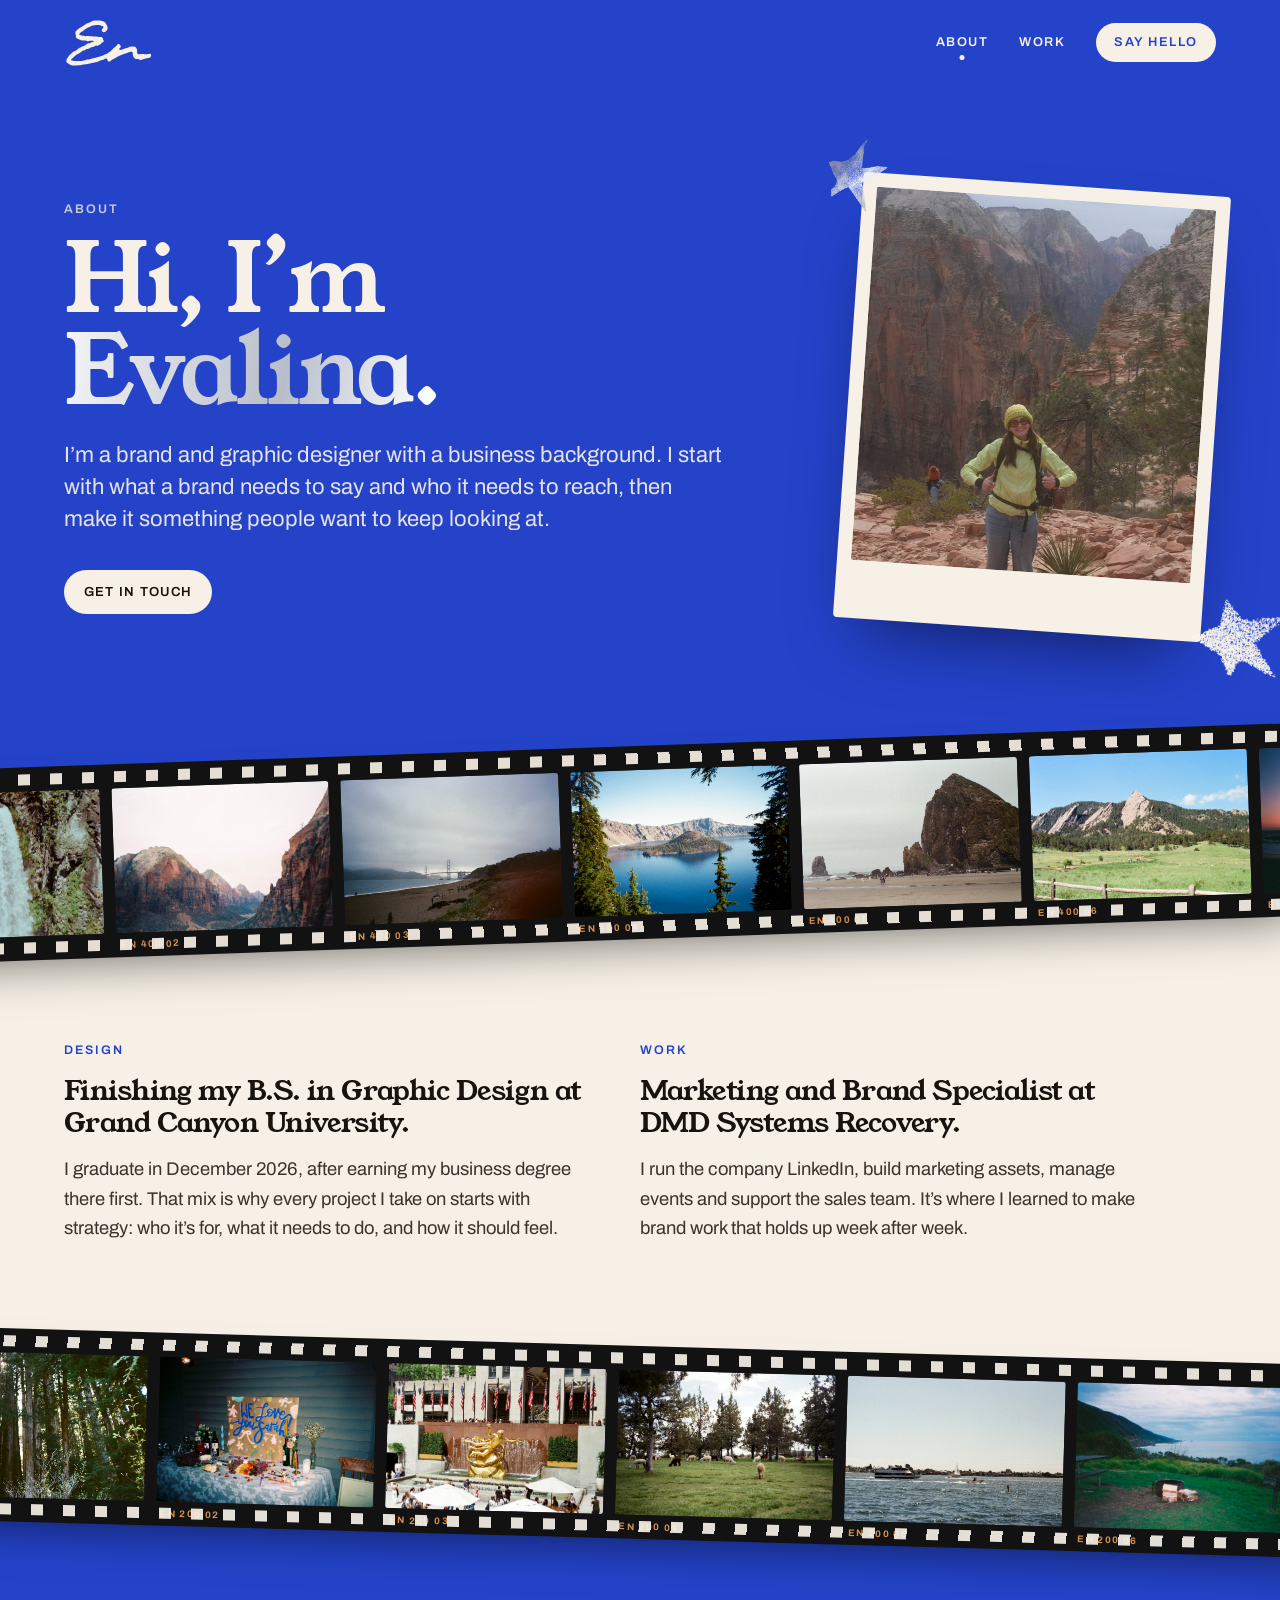
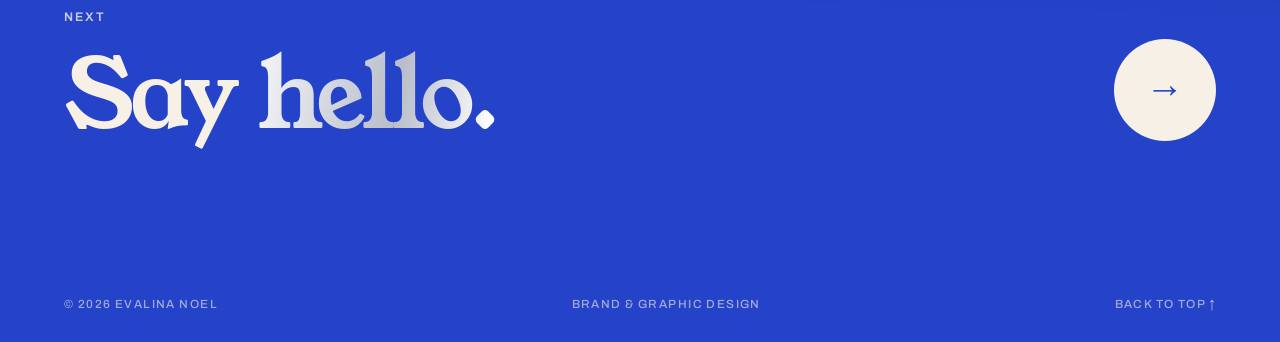
<file: about.html>
<!doctype html>
<html lang="en">
<head>
  <meta charset="utf-8">
  <meta name="viewport" content="width=device-width, initial-scale=1">
  <title>About | Evalina Noel</title>
  <meta name="description" content="About Evalina Noel, brand and graphic designer.">
  <meta property="og:title" content="About | Evalina Noel">
  <meta property="og:description" content="About Evalina Noel, brand and graphic designer.">
  <meta property="og:url" content="https://evalinanoel.com/about.html">
  <meta property="og:image" content="https://evalinanoel.com/images/film/hero-blue.jpg">
  <meta property="og:type" content="website">
  <meta name="theme-color" content="#2443c9">
  <link rel="canonical" href="https://evalinanoel.com/about.html">
  <link rel="icon" href="favicon.svg" type="image/svg+xml">
  <link rel="preload" href="assets/fonts/archivo.woff2" as="font" type="font/woff2" crossorigin>
  <link rel="preload" href="assets/fonts/young-serif.woff2" as="font" type="font/woff2" crossorigin>
  <link rel="stylesheet" href="assets/css/style.css?v=6">
  <script>document.documentElement.classList.add('js');</script>
</head>
<body id="top">

  <header class="site-header">
    <a class="site-header__logo" href="index.html" aria-label="Evalina Noel, home"><svg viewBox="-20 -20 1702 946" class="sig" aria-hidden="true" focusable="false"><defs><mask id="sig-pen-1" maskUnits="userSpaceOnUse" x="-100" y="-100" width="1900" height="1150"><path class="sig__pen" d="M723 210C732 205 763 199 772 181C781 163 788 125 777 103C767 81 741 56 709 49C677 42 631 51 587 59C542 67 489 80 440 98C391 116 331 143 293 166C256 190 226 213 215 240C204 266 209 305 230 323C251 341 291 341 342 347C394 353 478 353 538 357C597 361 675 363 699 372C723 380 707 396 684 411C662 425 611 441 562 459C513 478 448 499 391 523C334 547 268 577 220 606C172 635 130 667 103 697C76 726 55 761 59 782C63 804 84 821 127 826C170 831 249 820 318 811C386 802 473 784 538 772C603 761 660 749 709 743C758 737 802 747 831 738C860 729 868 707 885 689C901 671 907 662 929 631C951 599 1008 508 1017 499C1026 490 993 555 983 577C972 599 942 622 953 631C965 640 1010 637 1051 631C1092 624 1155 604 1198 591C1240 579 1284 551 1308 557C1331 564 1331 605 1339 631C1348 657 1346 696 1359 714C1372 732 1387 739 1418 738C1448 737 1508 717 1540 709C1572 701 1597 692 1608 689" fill="none" stroke="#fff" stroke-width="190" stroke-linecap="round" stroke-linejoin="round" pathLength="1"/></mask></defs><path class="sig__ink" d="M152.0 882.4C125.3 880.5 116.5 878.3 96.8 868.4C83.3 861.6 80.0 859.4 68.4 849.4C63.5 845.3 56.9 840.2 53.6 838.2C33.5 825.5 30.5 822.5 27.0 811.2C23.5 800.2 24.0 787.4 28.4 772.3C32.9 756.7 35.6 751.5 47.7 735.3C53.1 728.1 60.6 717.1 64.5 710.8C70.7 700.8 73.7 697.2 92.0 678.9C103.3 667.6 115.9 655.7 120.0 652.5C124.1 649.2 133.4 640.9 140.6 634.0C157.5 617.6 159.5 616.3 178.4 609.6C200.7 601.8 217.8 591.2 239.3 572.0C246.9 565.2 250.3 563.0 264.4 556.2C273.3 551.8 285.5 545.2 291.4 541.6C302.3 534.8 313.6 529.4 331.0 522.5C336.2 520.4 345.3 516.1 351.2 512.8C357.1 509.5 368.0 504.1 375.6 500.9C391.3 494.0 394.5 492.0 405.5 481.9C422.7 466.3 430.1 463.1 452.3 461.9C470.9 460.9 473.9 459.9 482.8 451.7C490.6 444.6 494.2 442.7 506.5 440.1C532.9 434.3 547.0 427.7 547.0 421.3C547.0 413.7 536.1 409.9 520.5 412.0C516.1 412.6 504.2 413.5 494.0 414.0C479.5 414.6 473.0 415.4 464.0 417.5C449.3 421.0 438.9 420.5 414.0 415.5C393.2 411.3 386.9 410.6 356.0 408.5C329.3 406.8 324.7 406.1 311.2 401.9C305.9 400.3 297.7 398.0 293.0 396.8C282.3 394.2 244.9 380.9 235.2 376.4C227.1 372.5 216.3 363.1 212.5 356.6C209.1 350.8 207.4 342.3 205.5 321.9C204.7 312.3 203.1 300.8 202.0 296.4C192.4 256.0 195.6 233.5 212.7 220.8C215.9 218.5 223.2 212.3 229.0 207.0C234.8 201.8 243.8 194.5 249.0 190.8C254.2 187.1 262.6 180.6 267.6 176.3C274.7 170.3 280.3 166.7 292.1 160.6C307.0 153.0 358.7 122.7 370.0 115.0C373.1 112.9 378.9 108.1 383.0 104.3C395.8 92.4 403.8 88.1 429.2 79.2C435.6 76.9 445.2 72.9 450.7 70.2C456.1 67.5 463.0 64.4 466.0 63.2C469.0 62.0 477.4 58.8 484.7 56.0C497.3 51.1 507.9 45.3 510.9 41.6C512.5 39.7 518.8 36.2 523.5 34.8C525.1 34.3 533.5 33.5 542.0 33.0C550.5 32.5 564.5 31.0 573.0 29.6C597.0 25.8 599.2 25.6 614.3 27.1C626.6 28.2 630.1 28.2 643.9 26.7C662.3 24.7 667.9 25.2 682.6 30.5C688.1 32.4 698.2 35.1 705.1 36.5C721.8 39.8 730.4 43.0 742.4 50.4C761.2 61.9 767.1 69.1 776.0 91.1C777.9 95.8 781.2 101.2 784.5 105.3C797.1 120.5 801.2 128.7 803.0 142.2C803.7 146.8 805.5 156.1 807.2 162.9C811.0 178.8 810.8 183.7 805.7 191.7C803.6 194.9 799.4 202.4 796.3 208.5C779.4 241.3 745.9 257.1 720.7 244.1C700.6 233.7 696.4 228.8 697.4 216.5C698.8 199.0 704.3 187.1 717.4 173.0C729.4 160.3 731.6 155.0 728.4 147.2C725.6 140.3 719.8 136.8 706.1 133.6C700.1 132.2 690.6 129.2 685.1 127.0C676.1 123.5 660.8 118.6 645.0 114.3C637.2 112.1 624.9 112.3 607.0 114.8C598.5 116.0 582.3 117.9 571.0 119.0C511.0 125.1 506.8 126.1 484.4 141.2C472.8 149.0 470.5 150.1 449.5 157.5C441.3 160.5 428.4 166.4 414.5 173.7C387.8 187.8 384.4 189.9 374.0 199.2C369.5 203.2 362.2 209.2 357.9 212.5C353.6 215.8 346.7 221.2 342.7 224.6C338.6 227.9 330.6 233.0 324.9 236.0C309.8 243.6 304.3 248.0 287.4 265.1C269.9 283.0 267.6 287.4 271.5 295.1C276.5 304.7 308.5 314.8 340.8 317.0C351.7 317.7 359.4 318.8 368.0 321.0C384.5 325.2 392.3 325.7 406.7 323.5C417.2 321.9 420.5 321.8 437.5 322.9C447.9 323.5 461.0 324.3 466.5 324.6C472.0 324.9 482.8 326.0 490.5 327.1C504.1 329.0 556.3 331.9 576.6 332.0C587.9 332.0 597.8 333.6 615.0 338.3C626.5 341.4 626.5 341.4 661.4 341.7C703.4 342.0 700.6 341.2 709.8 355.0C718.5 368.1 719.6 370.3 722.5 382.1C724.3 389.6 726.3 394.7 729.7 400.5C736.7 412.6 737.3 414.0 737.3 418.7C737.3 425.0 735.2 427.3 719.9 437.4C706.7 446.3 702.8 449.8 682.5 471.1C674.5 479.5 674.5 479.5 649.0 492.3C618.9 507.3 616.6 507.9 604.7 505.1C590.0 501.5 585.7 502.2 572.5 510.1C561.2 517.0 534.4 527.1 501.0 537.1C494.1 539.1 484.7 543.2 473.5 549.0C454.3 559.0 430.1 568.6 420.7 570.1C397.7 573.6 395.6 574.4 386.7 582.8C376.0 592.9 374.0 593.8 353.1 598.0C338.0 601.0 333.7 603.5 318.9 617.6C300.8 634.8 290.8 641.0 242.2 665.1C212.1 680.1 210.6 681.2 183.0 708.5C164.8 726.5 157.0 733.3 142.3 744.3C122.8 759.0 120.8 761.0 116.0 771.2C110.9 782.0 113.0 784.4 129.6 786.5C136.4 787.4 144.4 789.3 151.0 791.6C162.5 795.7 157.8 795.2 214.5 797.6C224.6 798.0 238.0 797.8 251.0 796.9C262.3 796.2 282.3 795.5 295.5 795.5C319.5 795.4 319.5 795.4 331.1 791.3C337.9 788.9 347.2 786.5 353.6 785.5C366.3 783.6 376.5 781.4 398.0 776.1C406.5 774.0 418.9 771.5 425.5 770.6C453.2 766.7 458.1 765.7 471.0 762.0C493.9 755.2 510.0 751.3 521.0 749.7C531.0 748.2 538.0 746.3 553.5 740.7C557.7 739.2 567.7 737.1 578.5 735.6C602.3 732.2 605.8 731.2 624.0 722.5C641.7 714.1 648.8 711.8 665.0 709.1C683.5 706.0 699.5 700.8 720.0 691.0C743.2 680.0 752.9 675.7 761.6 672.5C791.7 661.2 803.7 655.0 814.9 644.5C826.4 633.8 828.4 632.4 843.5 624.5C850.6 620.8 858.3 616.5 860.6 614.9C865.7 611.4 906.8 569.9 914.5 560.6C921.6 551.9 922.5 551.2 934.1 545.5C943.0 541.2 944.8 539.7 961.2 523.7C978.6 506.7 984.0 500.0 990.4 487.2C996.9 474.3 1002.4 471.2 1015.7 473.0C1041.4 476.4 1052.2 488.2 1056.6 517.4C1059.0 533.5 1057.0 539.0 1046.7 543.9C1035.9 549.1 1032.5 554.7 1031.4 569.5C1029.8 589.9 1043.5 591.9 1089.8 577.9C1102.9 574.0 1109.5 571.3 1120.5 565.5C1133.6 558.6 1135.8 557.8 1156.0 552.7C1167.8 549.7 1180.7 546.7 1184.5 546.0C1192.4 544.7 1197.6 542.6 1210.5 535.1C1221.7 528.7 1223.6 528.2 1240.7 527.0C1252.1 526.3 1256.0 525.6 1263.0 523.1C1273.5 519.3 1277.9 519.3 1293.5 522.6C1300.1 524.0 1311.7 526.2 1319.2 527.5C1336.0 530.3 1340.4 532.5 1345.7 540.8C1347.7 543.9 1351.7 550.2 1354.6 554.6C1367.6 574.7 1369.5 581.8 1368.5 606.1C1367.9 622.7 1367.9 622.9 1371.4 637.8C1378.2 667.0 1382.4 670.4 1408.0 667.4C1425.7 665.3 1495.5 664.7 1507.9 666.5C1526.2 669.3 1572.2 667.1 1591.1 662.5C1618.1 656.0 1627.0 658.6 1632.0 674.7C1639.2 697.6 1632.5 720.0 1616.0 728.5C1608.2 732.5 1592.9 736.7 1582.0 738.0C1570.4 739.3 1563.1 741.4 1553.1 746.4C1543.7 751.2 1535.1 753.6 1518.8 756.1C1499.8 758.9 1486.1 762.9 1471.5 769.8C1459.5 775.4 1459.5 775.4 1440.0 776.2C1417.5 777.1 1415.6 776.7 1407.2 770.5C1394.7 761.4 1389.5 760.0 1367.0 760.0C1341.6 760.0 1331.0 754.6 1314.2 733.0C1310.6 728.3 1305.4 722.1 1302.7 719.1C1294.4 709.8 1290.4 698.2 1288.0 676.5C1283.6 635.9 1283.1 634.1 1276.4 628.1C1263.5 616.8 1250.6 616.3 1228.0 626.5C1216.6 631.6 1202.2 636.4 1192.0 638.5C1180.6 640.8 1175.6 642.6 1161.5 649.6C1149.7 655.4 1147.6 656.1 1139.0 657.1C1121.1 659.1 1112.2 662.6 1091.4 675.6C1077.7 684.2 1069.9 687.6 1059.3 689.5C1038.6 693.3 1005.4 708.3 988.2 721.7C976.6 730.8 968.8 735.6 959.5 739.6C954.5 741.7 945.1 746.7 938.5 750.7C930.4 755.6 922.5 759.4 914.1 762.5C894.2 769.7 882.9 776.5 868.5 790.1C855.3 802.5 847.6 806.0 833.2 806.0C822.5 806.0 814.0 801.0 808.4 791.4C805.3 786.1 804.5 783.2 802.5 770.1C799.9 752.9 795.4 748.0 782.4 748.0C773.8 748.1 769.0 749.9 750.5 760.7C725.4 775.2 725.4 775.2 710.5 776.1C691.6 777.3 685.6 779.1 671.2 788.4C652.8 800.3 612.3 816.2 586.0 821.9C583.5 822.4 571.1 824.3 558.3 826.0C545.5 827.7 533.3 829.7 531.0 830.5C525.9 832.3 507.4 836.2 491.1 838.9C481.5 840.6 476.1 842.1 466.8 846.1C454.8 851.2 454.8 851.2 428.7 854.5C414.3 856.3 397.6 859.0 391.5 860.3C384.4 861.9 375.7 863.1 367.0 863.5C349.3 864.3 335.3 866.1 308.5 870.9C290.8 874.1 282.4 875.1 265.5 876.0C243.5 877.1 219.1 879.4 211.2 881.1C206.4 882.1 162.1 883.1 152.0 882.4Z" mask="url(#sig-pen-1)"/></svg></a>
    <nav class="site-header__nav" aria-label="Primary">
      <a href="about.html" aria-current="page">About</a>
      <a href="work.html">Work</a>
      <a href="contact.html" class="site-header__cta">Say hello</a>
    </nav>
  </header>

  <main>

    <section class="about about--page" id="about">
      <div class="about__intro reveal">
        <p class="eyebrow">About</p>
        <h1 class="display">Hi, I&rsquo;m <em class="silver">Evalina.</em></h1>
        <p class="about__lead">I&rsquo;m a brand and graphic designer with a business background. I start with what a brand needs to say and who it needs to reach, then make it something people want to keep looking at.</p>
        <a class="pill pill--light" href="contact.html">Get in touch</a>
      </div>
      <div class="sky-stars" aria-hidden="true">
        <img loading="lazy" decoding="async" class="star" src="images/stars/silver-a.png" alt="" style="--x:63%;--y:16%;--s:93px;--r:-12deg">
        <img loading="lazy" decoding="async" class="star" src="images/stars/cream-b.png" alt="" style="--x:92%;--y:72%;--s:118px;--r:18deg">
      </div>
      <figure class="print reveal"><img src="images/film/evalina-zion.jpg" alt="Evalina giving two thumbs up on a hike in Zion National Park" loading="lazy"></figure>
    </section>

    <div class="filmstrip filmstrip--a" aria-hidden="true"><div class="filmstrip__track"><span class="filmstrip__frame"><img src="images/film/falls.jpg" alt="" loading="lazy"><i>EN 400 01</i></span><span class="filmstrip__frame"><img src="images/film/zion.jpg" alt="" loading="lazy"><i>EN 400 02</i></span><span class="filmstrip__frame"><img src="images/film/golden-gate.jpg" alt="" loading="lazy"><i>EN 400 03</i></span><span class="filmstrip__frame"><img src="images/film/crater-lake.jpg" alt="" loading="lazy"><i>EN 400 04</i></span><span class="filmstrip__frame"><img src="images/film/haystack-rock.jpg" alt="" loading="lazy"><i>EN 400 05</i></span><span class="filmstrip__frame"><img src="images/film/flatirons.jpg" alt="" loading="lazy"><i>EN 400 06</i></span><span class="filmstrip__frame"><img src="images/film/sunset.jpg" alt="" loading="lazy"><i>EN 400 07</i></span><span class="filmstrip__frame"><img src="images/film/river-bend.jpg" alt="" loading="lazy"><i>EN 400 08</i></span><span class="filmstrip__frame"><img src="images/film/falls.jpg" alt="" loading="lazy"><i>EN 400 01</i></span><span class="filmstrip__frame"><img src="images/film/zion.jpg" alt="" loading="lazy"><i>EN 400 02</i></span><span class="filmstrip__frame"><img src="images/film/golden-gate.jpg" alt="" loading="lazy"><i>EN 400 03</i></span><span class="filmstrip__frame"><img src="images/film/crater-lake.jpg" alt="" loading="lazy"><i>EN 400 04</i></span><span class="filmstrip__frame"><img src="images/film/haystack-rock.jpg" alt="" loading="lazy"><i>EN 400 05</i></span><span class="filmstrip__frame"><img src="images/film/flatirons.jpg" alt="" loading="lazy"><i>EN 400 06</i></span><span class="filmstrip__frame"><img src="images/film/sunset.jpg" alt="" loading="lazy"><i>EN 400 07</i></span><span class="filmstrip__frame"><img src="images/film/river-bend.jpg" alt="" loading="lazy"><i>EN 400 08</i></span></div></div>

    <section class="more">
      <div class="more__grid">
        <div class="more__block reveal">
          <p class="eyebrow">Design</p>
          <h2 class="more__title">Finishing my B.S. in Graphic Design at Grand Canyon University.</h2>
          <p>I graduate in December 2026, after earning my business degree there first. That mix is why every project I take on starts with strategy: who it&rsquo;s for, what it needs to do, and how it should feel.</p>
        </div>
        <div class="more__block reveal">
          <p class="eyebrow">Work</p>
          <h2 class="more__title">Marketing and Brand Specialist at DMD Systems Recovery.</h2>
          <p>I run the company LinkedIn, build marketing assets, manage events and support the sales team. It&rsquo;s where I learned to make brand work that holds up week after week.</p>
        </div>
      </div>
    </section>


    <div class="filmstrip filmstrip--b" aria-hidden="true"><div class="filmstrip__track"><span class="filmstrip__frame"><img src="images/film/redwoods.jpg" alt="" loading="lazy"><i>EN 200 01</i></span><span class="filmstrip__frame"><img src="images/film/party-table.jpg" alt="" loading="lazy"><i>EN 200 02</i></span><span class="filmstrip__frame"><img src="images/film/rockefeller.jpg" alt="" loading="lazy"><i>EN 200 03</i></span><span class="filmstrip__frame"><img src="images/film/alpacas.jpg" alt="" loading="lazy"><i>EN 200 04</i></span><span class="filmstrip__frame"><img src="images/film/bay.jpg" alt="" loading="lazy"><i>EN 200 05</i></span><span class="filmstrip__frame"><img src="images/film/coast-camp.jpg" alt="" loading="lazy"><i>EN 200 06</i></span><span class="filmstrip__frame"><img src="images/film/mission.jpg" alt="" loading="lazy"><i>EN 200 07</i></span><span class="filmstrip__frame"><img src="images/film/creek-trail.jpg" alt="" loading="lazy"><i>EN 200 08</i></span><span class="filmstrip__frame"><img src="images/film/redwoods.jpg" alt="" loading="lazy"><i>EN 200 01</i></span><span class="filmstrip__frame"><img src="images/film/party-table.jpg" alt="" loading="lazy"><i>EN 200 02</i></span><span class="filmstrip__frame"><img src="images/film/rockefeller.jpg" alt="" loading="lazy"><i>EN 200 03</i></span><span class="filmstrip__frame"><img src="images/film/alpacas.jpg" alt="" loading="lazy"><i>EN 200 04</i></span><span class="filmstrip__frame"><img src="images/film/bay.jpg" alt="" loading="lazy"><i>EN 200 05</i></span><span class="filmstrip__frame"><img src="images/film/coast-camp.jpg" alt="" loading="lazy"><i>EN 200 06</i></span><span class="filmstrip__frame"><img src="images/film/mission.jpg" alt="" loading="lazy"><i>EN 200 07</i></span><span class="filmstrip__frame"><img src="images/film/creek-trail.jpg" alt="" loading="lazy"><i>EN 200 08</i></span></div></div>

    <section class="cta">
      <a class="cta__link reveal" href="contact.html">
        <span class="cta__eyebrow">Next</span>
        <span class="cta__title">Say <em class="silver">hello.</em></span>
        <span class="cta__arrow" aria-hidden="true">&#8594;</span>
      </a>
    </section>

  </main>

  <footer class="site-footer">
    <span>&copy; <span data-year>2026</span> Evalina Noel</span>
    <span>Brand &amp; graphic design</span>
    <a href="#top" data-top>Back to top &#8593;</a>
  </footer>

  <div class="cursor" aria-hidden="true"></div>
  <script src="assets/js/main.js?v=6" defer></script>
  <script data-goatcounter="https://evalinanoel.goatcounter.com/count" async src="https://gc.zgo.at/count.js"></script>
</body>
</html>
</file>
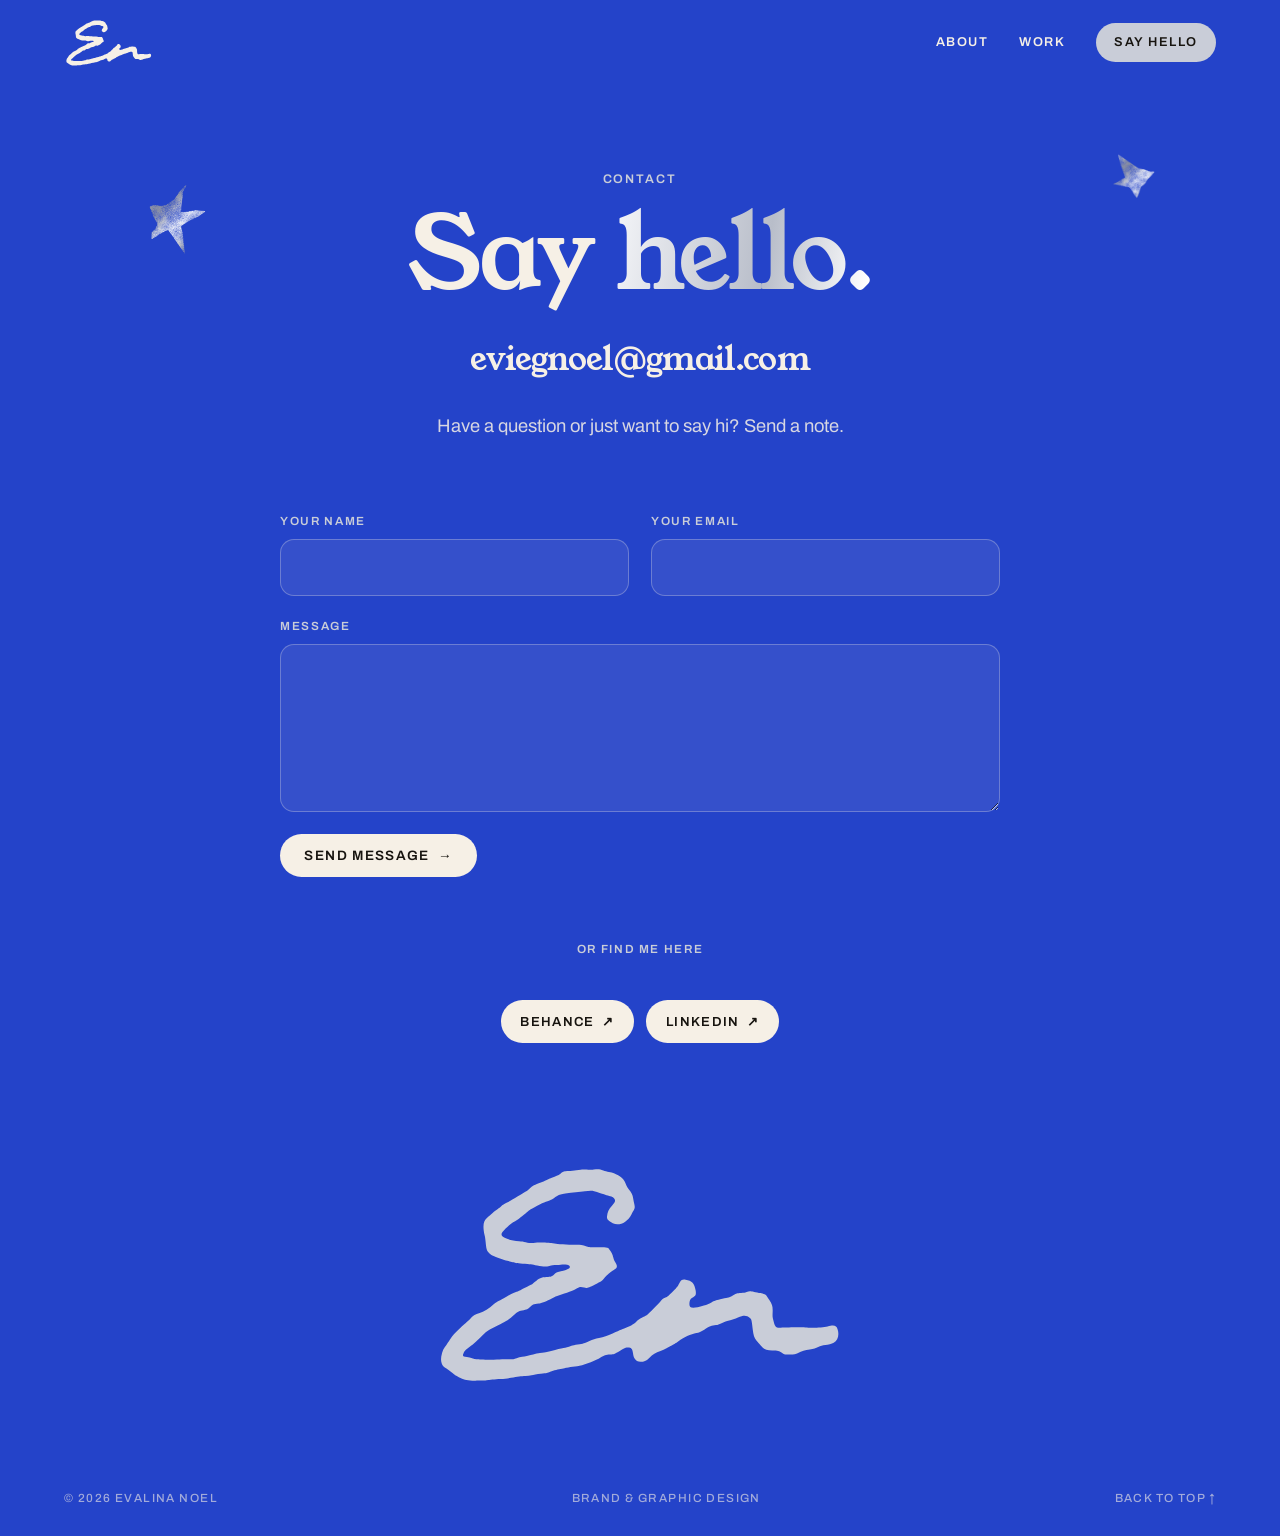
<file: contact.html>
<!doctype html>
<html lang="en">
<head>
  <meta charset="utf-8">
  <meta name="viewport" content="width=device-width, initial-scale=1">
  <title>Contact | Evalina Noel</title>
  <meta name="description" content="Get in touch with Evalina Noel.">
  <meta property="og:title" content="Contact | Evalina Noel">
  <meta property="og:description" content="Get in touch with Evalina Noel.">
  <meta property="og:url" content="https://evalinanoel.com/contact.html">
  <meta property="og:image" content="https://evalinanoel.com/images/film/hero-blue.jpg">
  <meta property="og:type" content="website">
  <meta name="theme-color" content="#2443c9">
  <link rel="canonical" href="https://evalinanoel.com/contact.html">
  <link rel="icon" href="favicon.svg" type="image/svg+xml">
  <link rel="preload" href="assets/fonts/archivo.woff2" as="font" type="font/woff2" crossorigin>
  <link rel="preload" href="assets/fonts/young-serif.woff2" as="font" type="font/woff2" crossorigin>
  <link rel="stylesheet" href="assets/css/style.css?v=6">
  <script>document.documentElement.classList.add('js');</script>
</head>
<body id="top">

  <header class="site-header">
    <a class="site-header__logo" href="index.html" aria-label="Evalina Noel, home"><svg viewBox="-20 -20 1702 946" class="sig" aria-hidden="true" focusable="false"><defs><mask id="sig-pen-1" maskUnits="userSpaceOnUse" x="-100" y="-100" width="1900" height="1150"><path class="sig__pen" d="M723 210C732 205 763 199 772 181C781 163 788 125 777 103C767 81 741 56 709 49C677 42 631 51 587 59C542 67 489 80 440 98C391 116 331 143 293 166C256 190 226 213 215 240C204 266 209 305 230 323C251 341 291 341 342 347C394 353 478 353 538 357C597 361 675 363 699 372C723 380 707 396 684 411C662 425 611 441 562 459C513 478 448 499 391 523C334 547 268 577 220 606C172 635 130 667 103 697C76 726 55 761 59 782C63 804 84 821 127 826C170 831 249 820 318 811C386 802 473 784 538 772C603 761 660 749 709 743C758 737 802 747 831 738C860 729 868 707 885 689C901 671 907 662 929 631C951 599 1008 508 1017 499C1026 490 993 555 983 577C972 599 942 622 953 631C965 640 1010 637 1051 631C1092 624 1155 604 1198 591C1240 579 1284 551 1308 557C1331 564 1331 605 1339 631C1348 657 1346 696 1359 714C1372 732 1387 739 1418 738C1448 737 1508 717 1540 709C1572 701 1597 692 1608 689" fill="none" stroke="#fff" stroke-width="190" stroke-linecap="round" stroke-linejoin="round" pathLength="1"/></mask></defs><path class="sig__ink" d="M152.0 882.4C125.3 880.5 116.5 878.3 96.8 868.4C83.3 861.6 80.0 859.4 68.4 849.4C63.5 845.3 56.9 840.2 53.6 838.2C33.5 825.5 30.5 822.5 27.0 811.2C23.5 800.2 24.0 787.4 28.4 772.3C32.9 756.7 35.6 751.5 47.7 735.3C53.1 728.1 60.6 717.1 64.5 710.8C70.7 700.8 73.7 697.2 92.0 678.9C103.3 667.6 115.9 655.7 120.0 652.5C124.1 649.2 133.4 640.9 140.6 634.0C157.5 617.6 159.5 616.3 178.4 609.6C200.7 601.8 217.8 591.2 239.3 572.0C246.9 565.2 250.3 563.0 264.4 556.2C273.3 551.8 285.5 545.2 291.4 541.6C302.3 534.8 313.6 529.4 331.0 522.5C336.2 520.4 345.3 516.1 351.2 512.8C357.1 509.5 368.0 504.1 375.6 500.9C391.3 494.0 394.5 492.0 405.5 481.9C422.7 466.3 430.1 463.1 452.3 461.9C470.9 460.9 473.9 459.9 482.8 451.7C490.6 444.6 494.2 442.7 506.5 440.1C532.9 434.3 547.0 427.7 547.0 421.3C547.0 413.7 536.1 409.9 520.5 412.0C516.1 412.6 504.2 413.5 494.0 414.0C479.5 414.6 473.0 415.4 464.0 417.5C449.3 421.0 438.9 420.5 414.0 415.5C393.2 411.3 386.9 410.6 356.0 408.5C329.3 406.8 324.7 406.1 311.2 401.9C305.9 400.3 297.7 398.0 293.0 396.8C282.3 394.2 244.9 380.9 235.2 376.4C227.1 372.5 216.3 363.1 212.5 356.6C209.1 350.8 207.4 342.3 205.5 321.9C204.7 312.3 203.1 300.8 202.0 296.4C192.4 256.0 195.6 233.5 212.7 220.8C215.9 218.5 223.2 212.3 229.0 207.0C234.8 201.8 243.8 194.5 249.0 190.8C254.2 187.1 262.6 180.6 267.6 176.3C274.7 170.3 280.3 166.7 292.1 160.6C307.0 153.0 358.7 122.7 370.0 115.0C373.1 112.9 378.9 108.1 383.0 104.3C395.8 92.4 403.8 88.1 429.2 79.2C435.6 76.9 445.2 72.9 450.7 70.2C456.1 67.5 463.0 64.4 466.0 63.2C469.0 62.0 477.4 58.8 484.7 56.0C497.3 51.1 507.9 45.3 510.9 41.6C512.5 39.7 518.8 36.2 523.5 34.8C525.1 34.3 533.5 33.5 542.0 33.0C550.5 32.5 564.5 31.0 573.0 29.6C597.0 25.8 599.2 25.6 614.3 27.1C626.6 28.2 630.1 28.2 643.9 26.7C662.3 24.7 667.9 25.2 682.6 30.5C688.1 32.4 698.2 35.1 705.1 36.5C721.8 39.8 730.4 43.0 742.4 50.4C761.2 61.9 767.1 69.1 776.0 91.1C777.9 95.8 781.2 101.2 784.5 105.3C797.1 120.5 801.2 128.7 803.0 142.2C803.7 146.8 805.5 156.1 807.2 162.9C811.0 178.8 810.8 183.7 805.7 191.7C803.6 194.9 799.4 202.4 796.3 208.5C779.4 241.3 745.9 257.1 720.7 244.1C700.6 233.7 696.4 228.8 697.4 216.5C698.8 199.0 704.3 187.1 717.4 173.0C729.4 160.3 731.6 155.0 728.4 147.2C725.6 140.3 719.8 136.8 706.1 133.6C700.1 132.2 690.6 129.2 685.1 127.0C676.1 123.5 660.8 118.6 645.0 114.3C637.2 112.1 624.9 112.3 607.0 114.8C598.5 116.0 582.3 117.9 571.0 119.0C511.0 125.1 506.8 126.1 484.4 141.2C472.8 149.0 470.5 150.1 449.5 157.5C441.3 160.5 428.4 166.4 414.5 173.7C387.8 187.8 384.4 189.9 374.0 199.2C369.5 203.2 362.2 209.2 357.9 212.5C353.6 215.8 346.7 221.2 342.7 224.6C338.6 227.9 330.6 233.0 324.9 236.0C309.8 243.6 304.3 248.0 287.4 265.1C269.9 283.0 267.6 287.4 271.5 295.1C276.5 304.7 308.5 314.8 340.8 317.0C351.7 317.7 359.4 318.8 368.0 321.0C384.5 325.2 392.3 325.7 406.7 323.5C417.2 321.9 420.5 321.8 437.5 322.9C447.9 323.5 461.0 324.3 466.5 324.6C472.0 324.9 482.8 326.0 490.5 327.1C504.1 329.0 556.3 331.9 576.6 332.0C587.9 332.0 597.8 333.6 615.0 338.3C626.5 341.4 626.5 341.4 661.4 341.7C703.4 342.0 700.6 341.2 709.8 355.0C718.5 368.1 719.6 370.3 722.5 382.1C724.3 389.6 726.3 394.7 729.7 400.5C736.7 412.6 737.3 414.0 737.3 418.7C737.3 425.0 735.2 427.3 719.9 437.4C706.7 446.3 702.8 449.8 682.5 471.1C674.5 479.5 674.5 479.5 649.0 492.3C618.9 507.3 616.6 507.9 604.7 505.1C590.0 501.5 585.7 502.2 572.5 510.1C561.2 517.0 534.4 527.1 501.0 537.1C494.1 539.1 484.7 543.2 473.5 549.0C454.3 559.0 430.1 568.6 420.7 570.1C397.7 573.6 395.6 574.4 386.7 582.8C376.0 592.9 374.0 593.8 353.1 598.0C338.0 601.0 333.7 603.5 318.9 617.6C300.8 634.8 290.8 641.0 242.2 665.1C212.1 680.1 210.6 681.2 183.0 708.5C164.8 726.5 157.0 733.3 142.3 744.3C122.8 759.0 120.8 761.0 116.0 771.2C110.9 782.0 113.0 784.4 129.6 786.5C136.4 787.4 144.4 789.3 151.0 791.6C162.5 795.7 157.8 795.2 214.5 797.6C224.6 798.0 238.0 797.8 251.0 796.9C262.3 796.2 282.3 795.5 295.5 795.5C319.5 795.4 319.5 795.4 331.1 791.3C337.9 788.9 347.2 786.5 353.6 785.5C366.3 783.6 376.5 781.4 398.0 776.1C406.5 774.0 418.9 771.5 425.5 770.6C453.2 766.7 458.1 765.7 471.0 762.0C493.9 755.2 510.0 751.3 521.0 749.7C531.0 748.2 538.0 746.3 553.5 740.7C557.7 739.2 567.7 737.1 578.5 735.6C602.3 732.2 605.8 731.2 624.0 722.5C641.7 714.1 648.8 711.8 665.0 709.1C683.5 706.0 699.5 700.8 720.0 691.0C743.2 680.0 752.9 675.7 761.6 672.5C791.7 661.2 803.7 655.0 814.9 644.5C826.4 633.8 828.4 632.4 843.5 624.5C850.6 620.8 858.3 616.5 860.6 614.9C865.7 611.4 906.8 569.9 914.5 560.6C921.6 551.9 922.5 551.2 934.1 545.5C943.0 541.2 944.8 539.7 961.2 523.7C978.6 506.7 984.0 500.0 990.4 487.2C996.9 474.3 1002.4 471.2 1015.7 473.0C1041.4 476.4 1052.2 488.2 1056.6 517.4C1059.0 533.5 1057.0 539.0 1046.7 543.9C1035.9 549.1 1032.5 554.7 1031.4 569.5C1029.8 589.9 1043.5 591.9 1089.8 577.9C1102.9 574.0 1109.5 571.3 1120.5 565.5C1133.6 558.6 1135.8 557.8 1156.0 552.7C1167.8 549.7 1180.7 546.7 1184.5 546.0C1192.4 544.7 1197.6 542.6 1210.5 535.1C1221.7 528.7 1223.6 528.2 1240.7 527.0C1252.1 526.3 1256.0 525.6 1263.0 523.1C1273.5 519.3 1277.9 519.3 1293.5 522.6C1300.1 524.0 1311.7 526.2 1319.2 527.5C1336.0 530.3 1340.4 532.5 1345.7 540.8C1347.7 543.9 1351.7 550.2 1354.6 554.6C1367.6 574.7 1369.5 581.8 1368.5 606.1C1367.9 622.7 1367.9 622.9 1371.4 637.8C1378.2 667.0 1382.4 670.4 1408.0 667.4C1425.7 665.3 1495.5 664.7 1507.9 666.5C1526.2 669.3 1572.2 667.1 1591.1 662.5C1618.1 656.0 1627.0 658.6 1632.0 674.7C1639.2 697.6 1632.5 720.0 1616.0 728.5C1608.2 732.5 1592.9 736.7 1582.0 738.0C1570.4 739.3 1563.1 741.4 1553.1 746.4C1543.7 751.2 1535.1 753.6 1518.8 756.1C1499.8 758.9 1486.1 762.9 1471.5 769.8C1459.5 775.4 1459.5 775.4 1440.0 776.2C1417.5 777.1 1415.6 776.7 1407.2 770.5C1394.7 761.4 1389.5 760.0 1367.0 760.0C1341.6 760.0 1331.0 754.6 1314.2 733.0C1310.6 728.3 1305.4 722.1 1302.7 719.1C1294.4 709.8 1290.4 698.2 1288.0 676.5C1283.6 635.9 1283.1 634.1 1276.4 628.1C1263.5 616.8 1250.6 616.3 1228.0 626.5C1216.6 631.6 1202.2 636.4 1192.0 638.5C1180.6 640.8 1175.6 642.6 1161.5 649.6C1149.7 655.4 1147.6 656.1 1139.0 657.1C1121.1 659.1 1112.2 662.6 1091.4 675.6C1077.7 684.2 1069.9 687.6 1059.3 689.5C1038.6 693.3 1005.4 708.3 988.2 721.7C976.6 730.8 968.8 735.6 959.5 739.6C954.5 741.7 945.1 746.7 938.5 750.7C930.4 755.6 922.5 759.4 914.1 762.5C894.2 769.7 882.9 776.5 868.5 790.1C855.3 802.5 847.6 806.0 833.2 806.0C822.5 806.0 814.0 801.0 808.4 791.4C805.3 786.1 804.5 783.2 802.5 770.1C799.9 752.9 795.4 748.0 782.4 748.0C773.8 748.1 769.0 749.9 750.5 760.7C725.4 775.2 725.4 775.2 710.5 776.1C691.6 777.3 685.6 779.1 671.2 788.4C652.8 800.3 612.3 816.2 586.0 821.9C583.5 822.4 571.1 824.3 558.3 826.0C545.5 827.7 533.3 829.7 531.0 830.5C525.9 832.3 507.4 836.2 491.1 838.9C481.5 840.6 476.1 842.1 466.8 846.1C454.8 851.2 454.8 851.2 428.7 854.5C414.3 856.3 397.6 859.0 391.5 860.3C384.4 861.9 375.7 863.1 367.0 863.5C349.3 864.3 335.3 866.1 308.5 870.9C290.8 874.1 282.4 875.1 265.5 876.0C243.5 877.1 219.1 879.4 211.2 881.1C206.4 882.1 162.1 883.1 152.0 882.4Z" mask="url(#sig-pen-1)"/></svg></a>
    <nav class="site-header__nav" aria-label="Primary">
      <a href="about.html">About</a>
      <a href="work.html">Work</a>
      <a href="contact.html" class="site-header__cta" aria-current="page">Say hello</a>
    </nav>
  </header>

  <main>

    <section class="contact contact--page" id="contact">
      <div class="sky-stars" aria-hidden="true">
        <img loading="lazy" decoding="async" class="star" src="images/stars/silver-a.png" alt="" style="--x:10%;--y:12%;--s:88px;--d:0.3s;--r:25deg">
        <img loading="lazy" decoding="async" class="star" src="images/stars/silver-c.png" alt="" style="--x:86%;--y:10%;--s:64px;--d:2s;--r:35deg">
      </div>
      <p class="eyebrow reveal">Contact</p>
      <h1 class="contact__title reveal">Say <em class="silver">hello.</em></h1>
      <a class="contact__email reveal" href="mailto:eviegnoel@gmail.com">eviegnoel@gmail.com</a>
      <p class="contact__note reveal">Have a question or just want to say hi? Send a note.</p>
      <form class="contact-form reveal" action="https://formsubmit.co/eviegnoel@gmail.com" method="POST" novalidate>
        <!-- Messages are forwarded to your inbox by FormSubmit (formsubmit.co). The first message
             sends you a one-time "activate this form" email; click it and every message after arrives normally. -->
        <input type="hidden" name="_subject" value="New message from evalinanoel.com">
        <input type="hidden" name="_template" value="table">
        <input type="hidden" name="_captcha" value="false">
        <input type="hidden" name="_next" value="https://evalinanoel.com/contact.html?sent=1">
        <input type="text" name="_honey" class="contact-form__trap" tabindex="-1" autocomplete="off" aria-hidden="true">
        <div class="contact-form__row">
          <label class="field"><span>Your name</span><input type="text" name="name" autocomplete="name" required></label>
          <label class="field"><span>Your email</span><input type="email" name="email" autocomplete="email" required></label>
        </div>
        <label class="field"><span>Message</span><textarea name="message" rows="5" required></textarea></label>
        <div class="contact-form__foot">
          <button class="pill pill--light contact-form__send" type="submit">Send message <span aria-hidden="true">&#8594;</span></button>
          <p class="contact-form__status" role="status" aria-live="polite"></p>
        </div>
      </form>
      <div class="sent" hidden>
        <div class="sent__sig"><svg viewBox="-20 -20 1702 946" class="sig" aria-hidden="true" focusable="false"><defs><mask id="sig-pen-2" maskUnits="userSpaceOnUse" x="-100" y="-100" width="1900" height="1150"><path class="sig__pen" d="M723 210C732 205 763 199 772 181C781 163 788 125 777 103C767 81 741 56 709 49C677 42 631 51 587 59C542 67 489 80 440 98C391 116 331 143 293 166C256 190 226 213 215 240C204 266 209 305 230 323C251 341 291 341 342 347C394 353 478 353 538 357C597 361 675 363 699 372C723 380 707 396 684 411C662 425 611 441 562 459C513 478 448 499 391 523C334 547 268 577 220 606C172 635 130 667 103 697C76 726 55 761 59 782C63 804 84 821 127 826C170 831 249 820 318 811C386 802 473 784 538 772C603 761 660 749 709 743C758 737 802 747 831 738C860 729 868 707 885 689C901 671 907 662 929 631C951 599 1008 508 1017 499C1026 490 993 555 983 577C972 599 942 622 953 631C965 640 1010 637 1051 631C1092 624 1155 604 1198 591C1240 579 1284 551 1308 557C1331 564 1331 605 1339 631C1348 657 1346 696 1359 714C1372 732 1387 739 1418 738C1448 737 1508 717 1540 709C1572 701 1597 692 1608 689" fill="none" stroke="#fff" stroke-width="190" stroke-linecap="round" stroke-linejoin="round" pathLength="1"/></mask></defs><path class="sig__ink" d="M152.0 882.4C125.3 880.5 116.5 878.3 96.8 868.4C83.3 861.6 80.0 859.4 68.4 849.4C63.5 845.3 56.9 840.2 53.6 838.2C33.5 825.5 30.5 822.5 27.0 811.2C23.5 800.2 24.0 787.4 28.4 772.3C32.9 756.7 35.6 751.5 47.7 735.3C53.1 728.1 60.6 717.1 64.5 710.8C70.7 700.8 73.7 697.2 92.0 678.9C103.3 667.6 115.9 655.7 120.0 652.5C124.1 649.2 133.4 640.9 140.6 634.0C157.5 617.6 159.5 616.3 178.4 609.6C200.7 601.8 217.8 591.2 239.3 572.0C246.9 565.2 250.3 563.0 264.4 556.2C273.3 551.8 285.5 545.2 291.4 541.6C302.3 534.8 313.6 529.4 331.0 522.5C336.2 520.4 345.3 516.1 351.2 512.8C357.1 509.5 368.0 504.1 375.6 500.9C391.3 494.0 394.5 492.0 405.5 481.9C422.7 466.3 430.1 463.1 452.3 461.9C470.9 460.9 473.9 459.9 482.8 451.7C490.6 444.6 494.2 442.7 506.5 440.1C532.9 434.3 547.0 427.7 547.0 421.3C547.0 413.7 536.1 409.9 520.5 412.0C516.1 412.6 504.2 413.5 494.0 414.0C479.5 414.6 473.0 415.4 464.0 417.5C449.3 421.0 438.9 420.5 414.0 415.5C393.2 411.3 386.9 410.6 356.0 408.5C329.3 406.8 324.7 406.1 311.2 401.9C305.9 400.3 297.7 398.0 293.0 396.8C282.3 394.2 244.9 380.9 235.2 376.4C227.1 372.5 216.3 363.1 212.5 356.6C209.1 350.8 207.4 342.3 205.5 321.9C204.7 312.3 203.1 300.8 202.0 296.4C192.4 256.0 195.6 233.5 212.7 220.8C215.9 218.5 223.2 212.3 229.0 207.0C234.8 201.8 243.8 194.5 249.0 190.8C254.2 187.1 262.6 180.6 267.6 176.3C274.7 170.3 280.3 166.7 292.1 160.6C307.0 153.0 358.7 122.7 370.0 115.0C373.1 112.9 378.9 108.1 383.0 104.3C395.8 92.4 403.8 88.1 429.2 79.2C435.6 76.9 445.2 72.9 450.7 70.2C456.1 67.5 463.0 64.4 466.0 63.2C469.0 62.0 477.4 58.8 484.7 56.0C497.3 51.1 507.9 45.3 510.9 41.6C512.5 39.7 518.8 36.2 523.5 34.8C525.1 34.3 533.5 33.5 542.0 33.0C550.5 32.5 564.5 31.0 573.0 29.6C597.0 25.8 599.2 25.6 614.3 27.1C626.6 28.2 630.1 28.2 643.9 26.7C662.3 24.7 667.9 25.2 682.6 30.5C688.1 32.4 698.2 35.1 705.1 36.5C721.8 39.8 730.4 43.0 742.4 50.4C761.2 61.9 767.1 69.1 776.0 91.1C777.9 95.8 781.2 101.2 784.5 105.3C797.1 120.5 801.2 128.7 803.0 142.2C803.7 146.8 805.5 156.1 807.2 162.9C811.0 178.8 810.8 183.7 805.7 191.7C803.6 194.9 799.4 202.4 796.3 208.5C779.4 241.3 745.9 257.1 720.7 244.1C700.6 233.7 696.4 228.8 697.4 216.5C698.8 199.0 704.3 187.1 717.4 173.0C729.4 160.3 731.6 155.0 728.4 147.2C725.6 140.3 719.8 136.8 706.1 133.6C700.1 132.2 690.6 129.2 685.1 127.0C676.1 123.5 660.8 118.6 645.0 114.3C637.2 112.1 624.9 112.3 607.0 114.8C598.5 116.0 582.3 117.9 571.0 119.0C511.0 125.1 506.8 126.1 484.4 141.2C472.8 149.0 470.5 150.1 449.5 157.5C441.3 160.5 428.4 166.4 414.5 173.7C387.8 187.8 384.4 189.9 374.0 199.2C369.5 203.2 362.2 209.2 357.9 212.5C353.6 215.8 346.7 221.2 342.7 224.6C338.6 227.9 330.6 233.0 324.9 236.0C309.8 243.6 304.3 248.0 287.4 265.1C269.9 283.0 267.6 287.4 271.5 295.1C276.5 304.7 308.5 314.8 340.8 317.0C351.7 317.7 359.4 318.8 368.0 321.0C384.5 325.2 392.3 325.7 406.7 323.5C417.2 321.9 420.5 321.8 437.5 322.9C447.9 323.5 461.0 324.3 466.5 324.6C472.0 324.9 482.8 326.0 490.5 327.1C504.1 329.0 556.3 331.9 576.6 332.0C587.9 332.0 597.8 333.6 615.0 338.3C626.5 341.4 626.5 341.4 661.4 341.7C703.4 342.0 700.6 341.2 709.8 355.0C718.5 368.1 719.6 370.3 722.5 382.1C724.3 389.6 726.3 394.7 729.7 400.5C736.7 412.6 737.3 414.0 737.3 418.7C737.3 425.0 735.2 427.3 719.9 437.4C706.7 446.3 702.8 449.8 682.5 471.1C674.5 479.5 674.5 479.5 649.0 492.3C618.9 507.3 616.6 507.9 604.7 505.1C590.0 501.5 585.7 502.2 572.5 510.1C561.2 517.0 534.4 527.1 501.0 537.1C494.1 539.1 484.7 543.2 473.5 549.0C454.3 559.0 430.1 568.6 420.7 570.1C397.7 573.6 395.6 574.4 386.7 582.8C376.0 592.9 374.0 593.8 353.1 598.0C338.0 601.0 333.7 603.5 318.9 617.6C300.8 634.8 290.8 641.0 242.2 665.1C212.1 680.1 210.6 681.2 183.0 708.5C164.8 726.5 157.0 733.3 142.3 744.3C122.8 759.0 120.8 761.0 116.0 771.2C110.9 782.0 113.0 784.4 129.6 786.5C136.4 787.4 144.4 789.3 151.0 791.6C162.5 795.7 157.8 795.2 214.5 797.6C224.6 798.0 238.0 797.8 251.0 796.9C262.3 796.2 282.3 795.5 295.5 795.5C319.5 795.4 319.5 795.4 331.1 791.3C337.9 788.9 347.2 786.5 353.6 785.5C366.3 783.6 376.5 781.4 398.0 776.1C406.5 774.0 418.9 771.5 425.5 770.6C453.2 766.7 458.1 765.7 471.0 762.0C493.9 755.2 510.0 751.3 521.0 749.7C531.0 748.2 538.0 746.3 553.5 740.7C557.7 739.2 567.7 737.1 578.5 735.6C602.3 732.2 605.8 731.2 624.0 722.5C641.7 714.1 648.8 711.8 665.0 709.1C683.5 706.0 699.5 700.8 720.0 691.0C743.2 680.0 752.9 675.7 761.6 672.5C791.7 661.2 803.7 655.0 814.9 644.5C826.4 633.8 828.4 632.4 843.5 624.5C850.6 620.8 858.3 616.5 860.6 614.9C865.7 611.4 906.8 569.9 914.5 560.6C921.6 551.9 922.5 551.2 934.1 545.5C943.0 541.2 944.8 539.7 961.2 523.7C978.6 506.7 984.0 500.0 990.4 487.2C996.9 474.3 1002.4 471.2 1015.7 473.0C1041.4 476.4 1052.2 488.2 1056.6 517.4C1059.0 533.5 1057.0 539.0 1046.7 543.9C1035.9 549.1 1032.5 554.7 1031.4 569.5C1029.8 589.9 1043.5 591.9 1089.8 577.9C1102.9 574.0 1109.5 571.3 1120.5 565.5C1133.6 558.6 1135.8 557.8 1156.0 552.7C1167.8 549.7 1180.7 546.7 1184.5 546.0C1192.4 544.7 1197.6 542.6 1210.5 535.1C1221.7 528.7 1223.6 528.2 1240.7 527.0C1252.1 526.3 1256.0 525.6 1263.0 523.1C1273.5 519.3 1277.9 519.3 1293.5 522.6C1300.1 524.0 1311.7 526.2 1319.2 527.5C1336.0 530.3 1340.4 532.5 1345.7 540.8C1347.7 543.9 1351.7 550.2 1354.6 554.6C1367.6 574.7 1369.5 581.8 1368.5 606.1C1367.9 622.7 1367.9 622.9 1371.4 637.8C1378.2 667.0 1382.4 670.4 1408.0 667.4C1425.7 665.3 1495.5 664.7 1507.9 666.5C1526.2 669.3 1572.2 667.1 1591.1 662.5C1618.1 656.0 1627.0 658.6 1632.0 674.7C1639.2 697.6 1632.5 720.0 1616.0 728.5C1608.2 732.5 1592.9 736.7 1582.0 738.0C1570.4 739.3 1563.1 741.4 1553.1 746.4C1543.7 751.2 1535.1 753.6 1518.8 756.1C1499.8 758.9 1486.1 762.9 1471.5 769.8C1459.5 775.4 1459.5 775.4 1440.0 776.2C1417.5 777.1 1415.6 776.7 1407.2 770.5C1394.7 761.4 1389.5 760.0 1367.0 760.0C1341.6 760.0 1331.0 754.6 1314.2 733.0C1310.6 728.3 1305.4 722.1 1302.7 719.1C1294.4 709.8 1290.4 698.2 1288.0 676.5C1283.6 635.9 1283.1 634.1 1276.4 628.1C1263.5 616.8 1250.6 616.3 1228.0 626.5C1216.6 631.6 1202.2 636.4 1192.0 638.5C1180.6 640.8 1175.6 642.6 1161.5 649.6C1149.7 655.4 1147.6 656.1 1139.0 657.1C1121.1 659.1 1112.2 662.6 1091.4 675.6C1077.7 684.2 1069.9 687.6 1059.3 689.5C1038.6 693.3 1005.4 708.3 988.2 721.7C976.6 730.8 968.8 735.6 959.5 739.6C954.5 741.7 945.1 746.7 938.5 750.7C930.4 755.6 922.5 759.4 914.1 762.5C894.2 769.7 882.9 776.5 868.5 790.1C855.3 802.5 847.6 806.0 833.2 806.0C822.5 806.0 814.0 801.0 808.4 791.4C805.3 786.1 804.5 783.2 802.5 770.1C799.9 752.9 795.4 748.0 782.4 748.0C773.8 748.1 769.0 749.9 750.5 760.7C725.4 775.2 725.4 775.2 710.5 776.1C691.6 777.3 685.6 779.1 671.2 788.4C652.8 800.3 612.3 816.2 586.0 821.9C583.5 822.4 571.1 824.3 558.3 826.0C545.5 827.7 533.3 829.7 531.0 830.5C525.9 832.3 507.4 836.2 491.1 838.9C481.5 840.6 476.1 842.1 466.8 846.1C454.8 851.2 454.8 851.2 428.7 854.5C414.3 856.3 397.6 859.0 391.5 860.3C384.4 861.9 375.7 863.1 367.0 863.5C349.3 864.3 335.3 866.1 308.5 870.9C290.8 874.1 282.4 875.1 265.5 876.0C243.5 877.1 219.1 879.4 211.2 881.1C206.4 882.1 162.1 883.1 152.0 882.4Z" mask="url(#sig-pen-2)"/></svg></div>
        <h2 class="sent__title">Message <em class="silver">sent.</em></h2>
        <p class="sent__note">Thanks for reaching out! Your note just landed in my inbox, and I&rsquo;ll get back to you soon.</p>
        <div class="sent__links">
          <a class="pill pill--light" href="work.html">See my work <span aria-hidden="true">&#8594;</span></a>
          <a class="pill sent__ghost" href="index.html">Back home</a>
          <button class="sent__again" type="button">Send another message</button>
        </div>
      </div>
      <p class="contact__or reveal">or find me here</p>
      <ul class="contact__links reveal">
        <li><a class="pill pill--light" href="https://www.behance.net/evalinanoel" target="_blank" rel="noopener">Behance <span aria-hidden="true">&#8599;</span></a></li>
        <li><a class="pill pill--light" href="https://www.linkedin.com/in/evalina-noel" target="_blank" rel="noopener">LinkedIn <span aria-hidden="true">&#8599;</span></a></li>
      </ul>
      <div class="contact__sig" aria-hidden="true"><svg viewBox="-20 -20 1702 946" class="sig" aria-hidden="true" focusable="false"><defs><mask id="sig-pen-3" maskUnits="userSpaceOnUse" x="-100" y="-100" width="1900" height="1150"><path class="sig__pen" d="M723 210C732 205 763 199 772 181C781 163 788 125 777 103C767 81 741 56 709 49C677 42 631 51 587 59C542 67 489 80 440 98C391 116 331 143 293 166C256 190 226 213 215 240C204 266 209 305 230 323C251 341 291 341 342 347C394 353 478 353 538 357C597 361 675 363 699 372C723 380 707 396 684 411C662 425 611 441 562 459C513 478 448 499 391 523C334 547 268 577 220 606C172 635 130 667 103 697C76 726 55 761 59 782C63 804 84 821 127 826C170 831 249 820 318 811C386 802 473 784 538 772C603 761 660 749 709 743C758 737 802 747 831 738C860 729 868 707 885 689C901 671 907 662 929 631C951 599 1008 508 1017 499C1026 490 993 555 983 577C972 599 942 622 953 631C965 640 1010 637 1051 631C1092 624 1155 604 1198 591C1240 579 1284 551 1308 557C1331 564 1331 605 1339 631C1348 657 1346 696 1359 714C1372 732 1387 739 1418 738C1448 737 1508 717 1540 709C1572 701 1597 692 1608 689" fill="none" stroke="#fff" stroke-width="190" stroke-linecap="round" stroke-linejoin="round" pathLength="1"/></mask></defs><path class="sig__ink" d="M152.0 882.4C125.3 880.5 116.5 878.3 96.8 868.4C83.3 861.6 80.0 859.4 68.4 849.4C63.5 845.3 56.9 840.2 53.6 838.2C33.5 825.5 30.5 822.5 27.0 811.2C23.5 800.2 24.0 787.4 28.4 772.3C32.9 756.7 35.6 751.5 47.7 735.3C53.1 728.1 60.6 717.1 64.5 710.8C70.7 700.8 73.7 697.2 92.0 678.9C103.3 667.6 115.9 655.7 120.0 652.5C124.1 649.2 133.4 640.9 140.6 634.0C157.5 617.6 159.5 616.3 178.4 609.6C200.7 601.8 217.8 591.2 239.3 572.0C246.9 565.2 250.3 563.0 264.4 556.2C273.3 551.8 285.5 545.2 291.4 541.6C302.3 534.8 313.6 529.4 331.0 522.5C336.2 520.4 345.3 516.1 351.2 512.8C357.1 509.5 368.0 504.1 375.6 500.9C391.3 494.0 394.5 492.0 405.5 481.9C422.7 466.3 430.1 463.1 452.3 461.9C470.9 460.9 473.9 459.9 482.8 451.7C490.6 444.6 494.2 442.7 506.5 440.1C532.9 434.3 547.0 427.7 547.0 421.3C547.0 413.7 536.1 409.9 520.5 412.0C516.1 412.6 504.2 413.5 494.0 414.0C479.5 414.6 473.0 415.4 464.0 417.5C449.3 421.0 438.9 420.5 414.0 415.5C393.2 411.3 386.9 410.6 356.0 408.5C329.3 406.8 324.7 406.1 311.2 401.9C305.9 400.3 297.7 398.0 293.0 396.8C282.3 394.2 244.9 380.9 235.2 376.4C227.1 372.5 216.3 363.1 212.5 356.6C209.1 350.8 207.4 342.3 205.5 321.9C204.7 312.3 203.1 300.8 202.0 296.4C192.4 256.0 195.6 233.5 212.7 220.8C215.9 218.5 223.2 212.3 229.0 207.0C234.8 201.8 243.8 194.5 249.0 190.8C254.2 187.1 262.6 180.6 267.6 176.3C274.7 170.3 280.3 166.7 292.1 160.6C307.0 153.0 358.7 122.7 370.0 115.0C373.1 112.9 378.9 108.1 383.0 104.3C395.8 92.4 403.8 88.1 429.2 79.2C435.6 76.9 445.2 72.9 450.7 70.2C456.1 67.5 463.0 64.4 466.0 63.2C469.0 62.0 477.4 58.8 484.7 56.0C497.3 51.1 507.9 45.3 510.9 41.6C512.5 39.7 518.8 36.2 523.5 34.8C525.1 34.3 533.5 33.5 542.0 33.0C550.5 32.5 564.5 31.0 573.0 29.6C597.0 25.8 599.2 25.6 614.3 27.1C626.6 28.2 630.1 28.2 643.9 26.7C662.3 24.7 667.9 25.2 682.6 30.5C688.1 32.4 698.2 35.1 705.1 36.5C721.8 39.8 730.4 43.0 742.4 50.4C761.2 61.9 767.1 69.1 776.0 91.1C777.9 95.8 781.2 101.2 784.5 105.3C797.1 120.5 801.2 128.7 803.0 142.2C803.7 146.8 805.5 156.1 807.2 162.9C811.0 178.8 810.8 183.7 805.7 191.7C803.6 194.9 799.4 202.4 796.3 208.5C779.4 241.3 745.9 257.1 720.7 244.1C700.6 233.7 696.4 228.8 697.4 216.5C698.8 199.0 704.3 187.1 717.4 173.0C729.4 160.3 731.6 155.0 728.4 147.2C725.6 140.3 719.8 136.8 706.1 133.6C700.1 132.2 690.6 129.2 685.1 127.0C676.1 123.5 660.8 118.6 645.0 114.3C637.2 112.1 624.9 112.3 607.0 114.8C598.5 116.0 582.3 117.9 571.0 119.0C511.0 125.1 506.8 126.1 484.4 141.2C472.8 149.0 470.5 150.1 449.5 157.5C441.3 160.5 428.4 166.4 414.5 173.7C387.8 187.8 384.4 189.9 374.0 199.2C369.5 203.2 362.2 209.2 357.9 212.5C353.6 215.8 346.7 221.2 342.7 224.6C338.6 227.9 330.6 233.0 324.9 236.0C309.8 243.6 304.3 248.0 287.4 265.1C269.9 283.0 267.6 287.4 271.5 295.1C276.5 304.7 308.5 314.8 340.8 317.0C351.7 317.7 359.4 318.8 368.0 321.0C384.5 325.2 392.3 325.7 406.7 323.5C417.2 321.9 420.5 321.8 437.5 322.9C447.9 323.5 461.0 324.3 466.5 324.6C472.0 324.9 482.8 326.0 490.5 327.1C504.1 329.0 556.3 331.9 576.6 332.0C587.9 332.0 597.8 333.6 615.0 338.3C626.5 341.4 626.5 341.4 661.4 341.7C703.4 342.0 700.6 341.2 709.8 355.0C718.5 368.1 719.6 370.3 722.5 382.1C724.3 389.6 726.3 394.7 729.7 400.5C736.7 412.6 737.3 414.0 737.3 418.7C737.3 425.0 735.2 427.3 719.9 437.4C706.7 446.3 702.8 449.8 682.5 471.1C674.5 479.5 674.5 479.5 649.0 492.3C618.9 507.3 616.6 507.9 604.7 505.1C590.0 501.5 585.7 502.2 572.5 510.1C561.2 517.0 534.4 527.1 501.0 537.1C494.1 539.1 484.7 543.2 473.5 549.0C454.3 559.0 430.1 568.6 420.7 570.1C397.7 573.6 395.6 574.4 386.7 582.8C376.0 592.9 374.0 593.8 353.1 598.0C338.0 601.0 333.7 603.5 318.9 617.6C300.8 634.8 290.8 641.0 242.2 665.1C212.1 680.1 210.6 681.2 183.0 708.5C164.8 726.5 157.0 733.3 142.3 744.3C122.8 759.0 120.8 761.0 116.0 771.2C110.9 782.0 113.0 784.4 129.6 786.5C136.4 787.4 144.4 789.3 151.0 791.6C162.5 795.7 157.8 795.2 214.5 797.6C224.6 798.0 238.0 797.8 251.0 796.9C262.3 796.2 282.3 795.5 295.5 795.5C319.5 795.4 319.5 795.4 331.1 791.3C337.9 788.9 347.2 786.5 353.6 785.5C366.3 783.6 376.5 781.4 398.0 776.1C406.5 774.0 418.9 771.5 425.5 770.6C453.2 766.7 458.1 765.7 471.0 762.0C493.9 755.2 510.0 751.3 521.0 749.7C531.0 748.2 538.0 746.3 553.5 740.7C557.7 739.2 567.7 737.1 578.5 735.6C602.3 732.2 605.8 731.2 624.0 722.5C641.7 714.1 648.8 711.8 665.0 709.1C683.5 706.0 699.5 700.8 720.0 691.0C743.2 680.0 752.9 675.7 761.6 672.5C791.7 661.2 803.7 655.0 814.9 644.5C826.4 633.8 828.4 632.4 843.5 624.5C850.6 620.8 858.3 616.5 860.6 614.9C865.7 611.4 906.8 569.9 914.5 560.6C921.6 551.9 922.5 551.2 934.1 545.5C943.0 541.2 944.8 539.7 961.2 523.7C978.6 506.7 984.0 500.0 990.4 487.2C996.9 474.3 1002.4 471.2 1015.7 473.0C1041.4 476.4 1052.2 488.2 1056.6 517.4C1059.0 533.5 1057.0 539.0 1046.7 543.9C1035.9 549.1 1032.5 554.7 1031.4 569.5C1029.8 589.9 1043.5 591.9 1089.8 577.9C1102.9 574.0 1109.5 571.3 1120.5 565.5C1133.6 558.6 1135.8 557.8 1156.0 552.7C1167.8 549.7 1180.7 546.7 1184.5 546.0C1192.4 544.7 1197.6 542.6 1210.5 535.1C1221.7 528.7 1223.6 528.2 1240.7 527.0C1252.1 526.3 1256.0 525.6 1263.0 523.1C1273.5 519.3 1277.9 519.3 1293.5 522.6C1300.1 524.0 1311.7 526.2 1319.2 527.5C1336.0 530.3 1340.4 532.5 1345.7 540.8C1347.7 543.9 1351.7 550.2 1354.6 554.6C1367.6 574.7 1369.5 581.8 1368.5 606.1C1367.9 622.7 1367.9 622.9 1371.4 637.8C1378.2 667.0 1382.4 670.4 1408.0 667.4C1425.7 665.3 1495.5 664.7 1507.9 666.5C1526.2 669.3 1572.2 667.1 1591.1 662.5C1618.1 656.0 1627.0 658.6 1632.0 674.7C1639.2 697.6 1632.5 720.0 1616.0 728.5C1608.2 732.5 1592.9 736.7 1582.0 738.0C1570.4 739.3 1563.1 741.4 1553.1 746.4C1543.7 751.2 1535.1 753.6 1518.8 756.1C1499.8 758.9 1486.1 762.9 1471.5 769.8C1459.5 775.4 1459.5 775.4 1440.0 776.2C1417.5 777.1 1415.6 776.7 1407.2 770.5C1394.7 761.4 1389.5 760.0 1367.0 760.0C1341.6 760.0 1331.0 754.6 1314.2 733.0C1310.6 728.3 1305.4 722.1 1302.7 719.1C1294.4 709.8 1290.4 698.2 1288.0 676.5C1283.6 635.9 1283.1 634.1 1276.4 628.1C1263.5 616.8 1250.6 616.3 1228.0 626.5C1216.6 631.6 1202.2 636.4 1192.0 638.5C1180.6 640.8 1175.6 642.6 1161.5 649.6C1149.7 655.4 1147.6 656.1 1139.0 657.1C1121.1 659.1 1112.2 662.6 1091.4 675.6C1077.7 684.2 1069.9 687.6 1059.3 689.5C1038.6 693.3 1005.4 708.3 988.2 721.7C976.6 730.8 968.8 735.6 959.5 739.6C954.5 741.7 945.1 746.7 938.5 750.7C930.4 755.6 922.5 759.4 914.1 762.5C894.2 769.7 882.9 776.5 868.5 790.1C855.3 802.5 847.6 806.0 833.2 806.0C822.5 806.0 814.0 801.0 808.4 791.4C805.3 786.1 804.5 783.2 802.5 770.1C799.9 752.9 795.4 748.0 782.4 748.0C773.8 748.1 769.0 749.9 750.5 760.7C725.4 775.2 725.4 775.2 710.5 776.1C691.6 777.3 685.6 779.1 671.2 788.4C652.8 800.3 612.3 816.2 586.0 821.9C583.5 822.4 571.1 824.3 558.3 826.0C545.5 827.7 533.3 829.7 531.0 830.5C525.9 832.3 507.4 836.2 491.1 838.9C481.5 840.6 476.1 842.1 466.8 846.1C454.8 851.2 454.8 851.2 428.7 854.5C414.3 856.3 397.6 859.0 391.5 860.3C384.4 861.9 375.7 863.1 367.0 863.5C349.3 864.3 335.3 866.1 308.5 870.9C290.8 874.1 282.4 875.1 265.5 876.0C243.5 877.1 219.1 879.4 211.2 881.1C206.4 882.1 162.1 883.1 152.0 882.4Z" mask="url(#sig-pen-3)"/></svg></div>
    </section>

  </main>

  <footer class="site-footer">
    <span>&copy; <span data-year>2026</span> Evalina Noel</span>
    <span>Brand &amp; graphic design</span>
    <a href="#top" data-top>Back to top &#8593;</a>
  </footer>

  <div class="cursor" aria-hidden="true"></div>
  <script src="assets/js/main.js?v=6" defer></script>
  <script data-goatcounter="https://evalinanoel.goatcounter.com/count" async src="https://gc.zgo.at/count.js"></script>
</body>
</html>
</file>
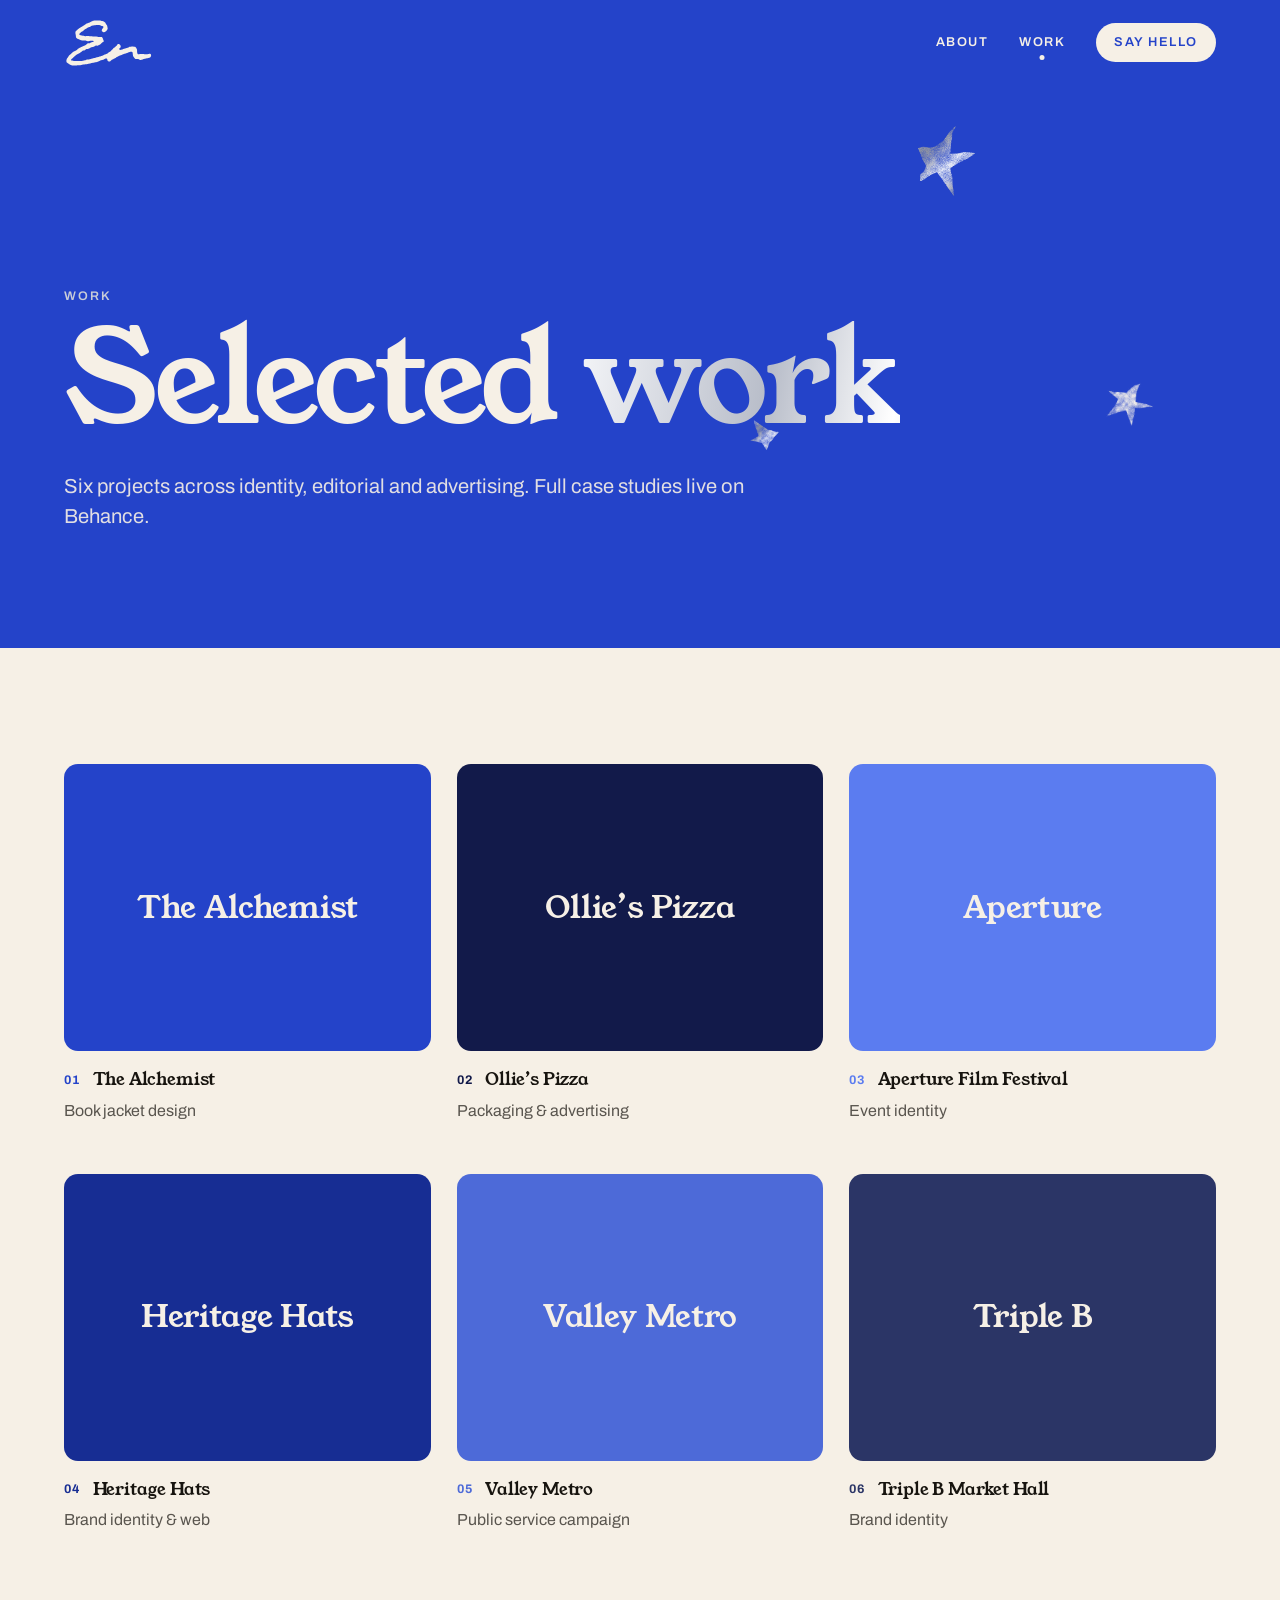
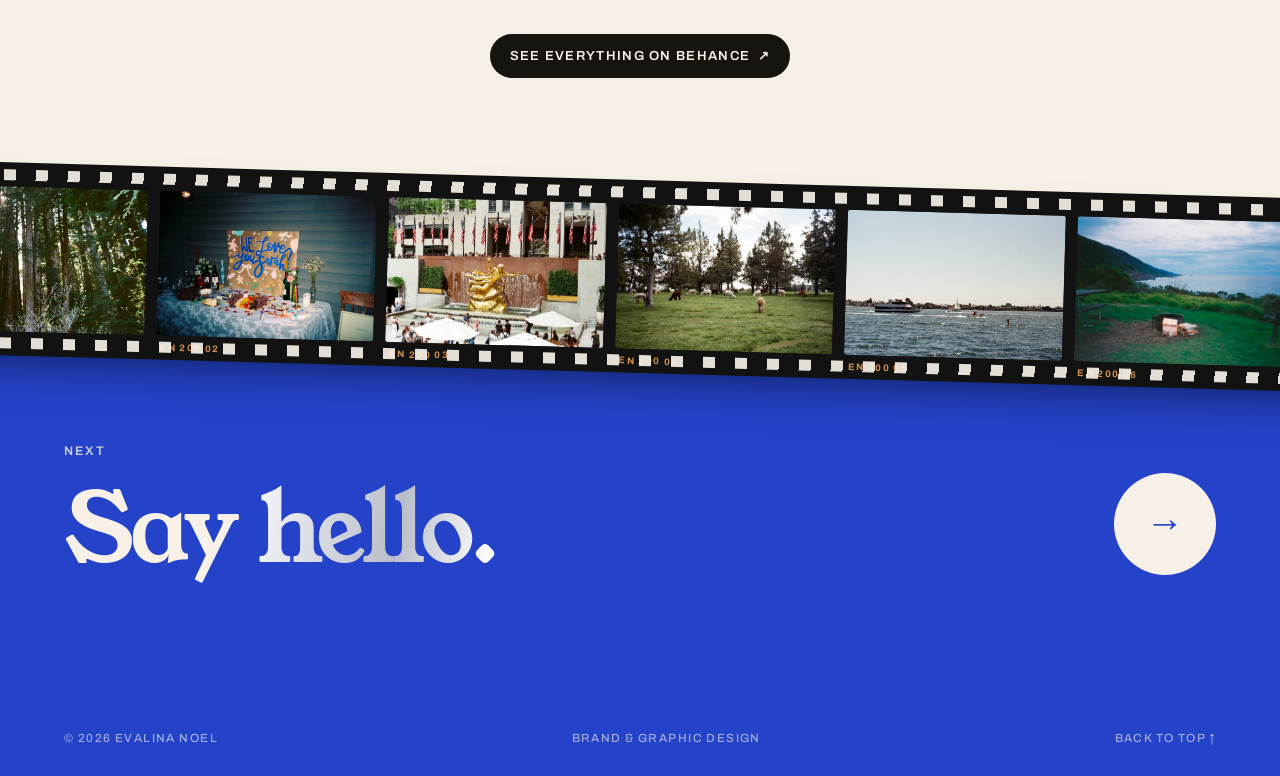
<file: work.html>
<!doctype html>
<html lang="en">
<head>
  <meta charset="utf-8">
  <meta name="viewport" content="width=device-width, initial-scale=1">
  <title>Work | Evalina Noel</title>
  <meta name="description" content="Selected brand identity, editorial and advertising projects by Evalina Noel.">
  <meta property="og:title" content="Work | Evalina Noel">
  <meta property="og:description" content="Selected brand identity, editorial and advertising projects by Evalina Noel.">
  <meta property="og:url" content="https://evalinanoel.com/work.html">
  <meta property="og:image" content="https://evalinanoel.com/images/film/hero-blue.jpg">
  <meta property="og:type" content="website">
  <meta name="theme-color" content="#2443c9">
  <link rel="canonical" href="https://evalinanoel.com/work.html">
  <link rel="icon" href="favicon.svg" type="image/svg+xml">
  <link rel="preload" href="assets/fonts/archivo.woff2" as="font" type="font/woff2" crossorigin>
  <link rel="preload" href="assets/fonts/young-serif.woff2" as="font" type="font/woff2" crossorigin>
  <link rel="stylesheet" href="assets/css/style.css?v=6">
  <script>document.documentElement.classList.add('js');</script>
</head>
<body id="top">

  <header class="site-header">
    <a class="site-header__logo" href="index.html" aria-label="Evalina Noel, home"><svg viewBox="-20 -20 1702 946" class="sig" aria-hidden="true" focusable="false"><defs><mask id="sig-pen-1" maskUnits="userSpaceOnUse" x="-100" y="-100" width="1900" height="1150"><path class="sig__pen" d="M723 210C732 205 763 199 772 181C781 163 788 125 777 103C767 81 741 56 709 49C677 42 631 51 587 59C542 67 489 80 440 98C391 116 331 143 293 166C256 190 226 213 215 240C204 266 209 305 230 323C251 341 291 341 342 347C394 353 478 353 538 357C597 361 675 363 699 372C723 380 707 396 684 411C662 425 611 441 562 459C513 478 448 499 391 523C334 547 268 577 220 606C172 635 130 667 103 697C76 726 55 761 59 782C63 804 84 821 127 826C170 831 249 820 318 811C386 802 473 784 538 772C603 761 660 749 709 743C758 737 802 747 831 738C860 729 868 707 885 689C901 671 907 662 929 631C951 599 1008 508 1017 499C1026 490 993 555 983 577C972 599 942 622 953 631C965 640 1010 637 1051 631C1092 624 1155 604 1198 591C1240 579 1284 551 1308 557C1331 564 1331 605 1339 631C1348 657 1346 696 1359 714C1372 732 1387 739 1418 738C1448 737 1508 717 1540 709C1572 701 1597 692 1608 689" fill="none" stroke="#fff" stroke-width="190" stroke-linecap="round" stroke-linejoin="round" pathLength="1"/></mask></defs><path class="sig__ink" d="M152.0 882.4C125.3 880.5 116.5 878.3 96.8 868.4C83.3 861.6 80.0 859.4 68.4 849.4C63.5 845.3 56.9 840.2 53.6 838.2C33.5 825.5 30.5 822.5 27.0 811.2C23.5 800.2 24.0 787.4 28.4 772.3C32.9 756.7 35.6 751.5 47.7 735.3C53.1 728.1 60.6 717.1 64.5 710.8C70.7 700.8 73.7 697.2 92.0 678.9C103.3 667.6 115.9 655.7 120.0 652.5C124.1 649.2 133.4 640.9 140.6 634.0C157.5 617.6 159.5 616.3 178.4 609.6C200.7 601.8 217.8 591.2 239.3 572.0C246.9 565.2 250.3 563.0 264.4 556.2C273.3 551.8 285.5 545.2 291.4 541.6C302.3 534.8 313.6 529.4 331.0 522.5C336.2 520.4 345.3 516.1 351.2 512.8C357.1 509.5 368.0 504.1 375.6 500.9C391.3 494.0 394.5 492.0 405.5 481.9C422.7 466.3 430.1 463.1 452.3 461.9C470.9 460.9 473.9 459.9 482.8 451.7C490.6 444.6 494.2 442.7 506.5 440.1C532.9 434.3 547.0 427.7 547.0 421.3C547.0 413.7 536.1 409.9 520.5 412.0C516.1 412.6 504.2 413.5 494.0 414.0C479.5 414.6 473.0 415.4 464.0 417.5C449.3 421.0 438.9 420.5 414.0 415.5C393.2 411.3 386.9 410.6 356.0 408.5C329.3 406.8 324.7 406.1 311.2 401.9C305.9 400.3 297.7 398.0 293.0 396.8C282.3 394.2 244.9 380.9 235.2 376.4C227.1 372.5 216.3 363.1 212.5 356.6C209.1 350.8 207.4 342.3 205.5 321.9C204.7 312.3 203.1 300.8 202.0 296.4C192.4 256.0 195.6 233.5 212.7 220.8C215.9 218.5 223.2 212.3 229.0 207.0C234.8 201.8 243.8 194.5 249.0 190.8C254.2 187.1 262.6 180.6 267.6 176.3C274.7 170.3 280.3 166.7 292.1 160.6C307.0 153.0 358.7 122.7 370.0 115.0C373.1 112.9 378.9 108.1 383.0 104.3C395.8 92.4 403.8 88.1 429.2 79.2C435.6 76.9 445.2 72.9 450.7 70.2C456.1 67.5 463.0 64.4 466.0 63.2C469.0 62.0 477.4 58.8 484.7 56.0C497.3 51.1 507.9 45.3 510.9 41.6C512.5 39.7 518.8 36.2 523.5 34.8C525.1 34.3 533.5 33.5 542.0 33.0C550.5 32.5 564.5 31.0 573.0 29.6C597.0 25.8 599.2 25.6 614.3 27.1C626.6 28.2 630.1 28.2 643.9 26.7C662.3 24.7 667.9 25.2 682.6 30.5C688.1 32.4 698.2 35.1 705.1 36.5C721.8 39.8 730.4 43.0 742.4 50.4C761.2 61.9 767.1 69.1 776.0 91.1C777.9 95.8 781.2 101.2 784.5 105.3C797.1 120.5 801.2 128.7 803.0 142.2C803.7 146.8 805.5 156.1 807.2 162.9C811.0 178.8 810.8 183.7 805.7 191.7C803.6 194.9 799.4 202.4 796.3 208.5C779.4 241.3 745.9 257.1 720.7 244.1C700.6 233.7 696.4 228.8 697.4 216.5C698.8 199.0 704.3 187.1 717.4 173.0C729.4 160.3 731.6 155.0 728.4 147.2C725.6 140.3 719.8 136.8 706.1 133.6C700.1 132.2 690.6 129.2 685.1 127.0C676.1 123.5 660.8 118.6 645.0 114.3C637.2 112.1 624.9 112.3 607.0 114.8C598.5 116.0 582.3 117.9 571.0 119.0C511.0 125.1 506.8 126.1 484.4 141.2C472.8 149.0 470.5 150.1 449.5 157.5C441.3 160.5 428.4 166.4 414.5 173.7C387.8 187.8 384.4 189.9 374.0 199.2C369.5 203.2 362.2 209.2 357.9 212.5C353.6 215.8 346.7 221.2 342.7 224.6C338.6 227.9 330.6 233.0 324.9 236.0C309.8 243.6 304.3 248.0 287.4 265.1C269.9 283.0 267.6 287.4 271.5 295.1C276.5 304.7 308.5 314.8 340.8 317.0C351.7 317.7 359.4 318.8 368.0 321.0C384.5 325.2 392.3 325.7 406.7 323.5C417.2 321.9 420.5 321.8 437.5 322.9C447.9 323.5 461.0 324.3 466.5 324.6C472.0 324.9 482.8 326.0 490.5 327.1C504.1 329.0 556.3 331.9 576.6 332.0C587.9 332.0 597.8 333.6 615.0 338.3C626.5 341.4 626.5 341.4 661.4 341.7C703.4 342.0 700.6 341.2 709.8 355.0C718.5 368.1 719.6 370.3 722.5 382.1C724.3 389.6 726.3 394.7 729.7 400.5C736.7 412.6 737.3 414.0 737.3 418.7C737.3 425.0 735.2 427.3 719.9 437.4C706.7 446.3 702.8 449.8 682.5 471.1C674.5 479.5 674.5 479.5 649.0 492.3C618.9 507.3 616.6 507.9 604.7 505.1C590.0 501.5 585.7 502.2 572.5 510.1C561.2 517.0 534.4 527.1 501.0 537.1C494.1 539.1 484.7 543.2 473.5 549.0C454.3 559.0 430.1 568.6 420.7 570.1C397.7 573.6 395.6 574.4 386.7 582.8C376.0 592.9 374.0 593.8 353.1 598.0C338.0 601.0 333.7 603.5 318.9 617.6C300.8 634.8 290.8 641.0 242.2 665.1C212.1 680.1 210.6 681.2 183.0 708.5C164.8 726.5 157.0 733.3 142.3 744.3C122.8 759.0 120.8 761.0 116.0 771.2C110.9 782.0 113.0 784.4 129.6 786.5C136.4 787.4 144.4 789.3 151.0 791.6C162.5 795.7 157.8 795.2 214.5 797.6C224.6 798.0 238.0 797.8 251.0 796.9C262.3 796.2 282.3 795.5 295.5 795.5C319.5 795.4 319.5 795.4 331.1 791.3C337.9 788.9 347.2 786.5 353.6 785.5C366.3 783.6 376.5 781.4 398.0 776.1C406.5 774.0 418.9 771.5 425.5 770.6C453.2 766.7 458.1 765.7 471.0 762.0C493.9 755.2 510.0 751.3 521.0 749.7C531.0 748.2 538.0 746.3 553.5 740.7C557.7 739.2 567.7 737.1 578.5 735.6C602.3 732.2 605.8 731.2 624.0 722.5C641.7 714.1 648.8 711.8 665.0 709.1C683.5 706.0 699.5 700.8 720.0 691.0C743.2 680.0 752.9 675.7 761.6 672.5C791.7 661.2 803.7 655.0 814.9 644.5C826.4 633.8 828.4 632.4 843.5 624.5C850.6 620.8 858.3 616.5 860.6 614.9C865.7 611.4 906.8 569.9 914.5 560.6C921.6 551.9 922.5 551.2 934.1 545.5C943.0 541.2 944.8 539.7 961.2 523.7C978.6 506.7 984.0 500.0 990.4 487.2C996.9 474.3 1002.4 471.2 1015.7 473.0C1041.4 476.4 1052.2 488.2 1056.6 517.4C1059.0 533.5 1057.0 539.0 1046.7 543.9C1035.9 549.1 1032.5 554.7 1031.4 569.5C1029.8 589.9 1043.5 591.9 1089.8 577.9C1102.9 574.0 1109.5 571.3 1120.5 565.5C1133.6 558.6 1135.8 557.8 1156.0 552.7C1167.8 549.7 1180.7 546.7 1184.5 546.0C1192.4 544.7 1197.6 542.6 1210.5 535.1C1221.7 528.7 1223.6 528.2 1240.7 527.0C1252.1 526.3 1256.0 525.6 1263.0 523.1C1273.5 519.3 1277.9 519.3 1293.5 522.6C1300.1 524.0 1311.7 526.2 1319.2 527.5C1336.0 530.3 1340.4 532.5 1345.7 540.8C1347.7 543.9 1351.7 550.2 1354.6 554.6C1367.6 574.7 1369.5 581.8 1368.5 606.1C1367.9 622.7 1367.9 622.9 1371.4 637.8C1378.2 667.0 1382.4 670.4 1408.0 667.4C1425.7 665.3 1495.5 664.7 1507.9 666.5C1526.2 669.3 1572.2 667.1 1591.1 662.5C1618.1 656.0 1627.0 658.6 1632.0 674.7C1639.2 697.6 1632.5 720.0 1616.0 728.5C1608.2 732.5 1592.9 736.7 1582.0 738.0C1570.4 739.3 1563.1 741.4 1553.1 746.4C1543.7 751.2 1535.1 753.6 1518.8 756.1C1499.8 758.9 1486.1 762.9 1471.5 769.8C1459.5 775.4 1459.5 775.4 1440.0 776.2C1417.5 777.1 1415.6 776.7 1407.2 770.5C1394.7 761.4 1389.5 760.0 1367.0 760.0C1341.6 760.0 1331.0 754.6 1314.2 733.0C1310.6 728.3 1305.4 722.1 1302.7 719.1C1294.4 709.8 1290.4 698.2 1288.0 676.5C1283.6 635.9 1283.1 634.1 1276.4 628.1C1263.5 616.8 1250.6 616.3 1228.0 626.5C1216.6 631.6 1202.2 636.4 1192.0 638.5C1180.6 640.8 1175.6 642.6 1161.5 649.6C1149.7 655.4 1147.6 656.1 1139.0 657.1C1121.1 659.1 1112.2 662.6 1091.4 675.6C1077.7 684.2 1069.9 687.6 1059.3 689.5C1038.6 693.3 1005.4 708.3 988.2 721.7C976.6 730.8 968.8 735.6 959.5 739.6C954.5 741.7 945.1 746.7 938.5 750.7C930.4 755.6 922.5 759.4 914.1 762.5C894.2 769.7 882.9 776.5 868.5 790.1C855.3 802.5 847.6 806.0 833.2 806.0C822.5 806.0 814.0 801.0 808.4 791.4C805.3 786.1 804.5 783.2 802.5 770.1C799.9 752.9 795.4 748.0 782.4 748.0C773.8 748.1 769.0 749.9 750.5 760.7C725.4 775.2 725.4 775.2 710.5 776.1C691.6 777.3 685.6 779.1 671.2 788.4C652.8 800.3 612.3 816.2 586.0 821.9C583.5 822.4 571.1 824.3 558.3 826.0C545.5 827.7 533.3 829.7 531.0 830.5C525.9 832.3 507.4 836.2 491.1 838.9C481.5 840.6 476.1 842.1 466.8 846.1C454.8 851.2 454.8 851.2 428.7 854.5C414.3 856.3 397.6 859.0 391.5 860.3C384.4 861.9 375.7 863.1 367.0 863.5C349.3 864.3 335.3 866.1 308.5 870.9C290.8 874.1 282.4 875.1 265.5 876.0C243.5 877.1 219.1 879.4 211.2 881.1C206.4 882.1 162.1 883.1 152.0 882.4Z" mask="url(#sig-pen-1)"/></svg></a>
    <nav class="site-header__nav" aria-label="Primary">
      <a href="about.html">About</a>
      <a href="work.html" aria-current="page">Work</a>
      <a href="contact.html" class="site-header__cta">Say hello</a>
    </nav>
  </header>

  <main>

    <section class="page-head page-head--cobalt">
      <div class="sky-stars" aria-hidden="true">
        <img loading="lazy" decoding="async" class="star" src="images/stars/silver-a.png" alt="" style="--x:70%;--y:18%;--s:90px;--r:-12deg">
        <img loading="lazy" decoding="async" class="star" src="images/stars/cream-a.png" alt="" style="--x:86%;--y:58%;--s:54px;--r:20deg">
        <img loading="lazy" decoding="async" class="star" src="images/stars/silver-c.png" alt="" style="--x:58%;--y:64%;--s:44px;--r:8deg">
      </div>
      <div class="page-head__inner">
        <p class="eyebrow reveal">Work</p>
        <h1 class="display page-head__title reveal">Selected <em class="silver">work</em></h1>
        <p class="page-head__note reveal">Six projects across identity, editorial and advertising. Full case studies live on Behance.</p>
      </div>
    </section>

    <section class="work work--page" id="work">
      <div class="work__grid">
        <a class="project reveal" style="--c:#2443c9" href="https://www.behance.net/evalinanoel" target="_blank" rel="noopener">
          <div class="project__media"><span class="project__fallback">The Alchemist</span></div>
          <div class="project__meta"><span class="project__no">01</span><h3>The Alchemist</h3><p>Book jacket design</p></div>
        </a>
        <a class="project reveal" style="--c:#121a4a" href="https://www.behance.net/evalinanoel" target="_blank" rel="noopener">
          <div class="project__media"><span class="project__fallback">Ollie&rsquo;s Pizza</span></div>
          <div class="project__meta"><span class="project__no">02</span><h3>Ollie&rsquo;s Pizza</h3><p>Packaging &amp; advertising</p></div>
        </a>
        <a class="project reveal" style="--c:#5b7cf0" href="https://www.behance.net/evalinanoel" target="_blank" rel="noopener">
          <div class="project__media"><span class="project__fallback">Aperture</span></div>
          <div class="project__meta"><span class="project__no">03</span><h3>Aperture Film Festival</h3><p>Event identity</p></div>
        </a>
        <a class="project reveal" style="--c:#172d93" href="https://www.behance.net/evalinanoel" target="_blank" rel="noopener">
          <div class="project__media"><span class="project__fallback">Heritage Hats</span></div>
          <div class="project__meta"><span class="project__no">04</span><h3>Heritage Hats</h3><p>Brand identity &amp; web</p></div>
        </a>
        <a class="project reveal" style="--c:#4d6ad8" href="https://www.behance.net/evalinanoel" target="_blank" rel="noopener">
          <div class="project__media"><span class="project__fallback">Valley Metro</span></div>
          <div class="project__meta"><span class="project__no">05</span><h3>Valley Metro</h3><p>Public service campaign</p></div>
        </a>
        <a class="project reveal" style="--c:#2b3566" href="https://www.behance.net/evalinanoel" target="_blank" rel="noopener">
          <div class="project__media"><span class="project__fallback">Triple B</span></div>
          <div class="project__meta"><span class="project__no">06</span><h3>Triple B Market Hall</h3><p>Brand identity</p></div>
        </a>
      </div>
      <p class="work__more reveal"><a class="pill" href="https://www.behance.net/evalinanoel" target="_blank" rel="noopener">See everything on Behance <span aria-hidden="true">&#8599;</span></a></p>
    </section>

    <div class="filmstrip filmstrip--b" aria-hidden="true"><div class="filmstrip__track"><span class="filmstrip__frame"><img src="images/film/redwoods.jpg" alt="" loading="lazy"><i>EN 200 01</i></span><span class="filmstrip__frame"><img src="images/film/party-table.jpg" alt="" loading="lazy"><i>EN 200 02</i></span><span class="filmstrip__frame"><img src="images/film/rockefeller.jpg" alt="" loading="lazy"><i>EN 200 03</i></span><span class="filmstrip__frame"><img src="images/film/alpacas.jpg" alt="" loading="lazy"><i>EN 200 04</i></span><span class="filmstrip__frame"><img src="images/film/bay.jpg" alt="" loading="lazy"><i>EN 200 05</i></span><span class="filmstrip__frame"><img src="images/film/coast-camp.jpg" alt="" loading="lazy"><i>EN 200 06</i></span><span class="filmstrip__frame"><img src="images/film/mission.jpg" alt="" loading="lazy"><i>EN 200 07</i></span><span class="filmstrip__frame"><img src="images/film/creek-trail.jpg" alt="" loading="lazy"><i>EN 200 08</i></span><span class="filmstrip__frame"><img src="images/film/redwoods.jpg" alt="" loading="lazy"><i>EN 200 01</i></span><span class="filmstrip__frame"><img src="images/film/party-table.jpg" alt="" loading="lazy"><i>EN 200 02</i></span><span class="filmstrip__frame"><img src="images/film/rockefeller.jpg" alt="" loading="lazy"><i>EN 200 03</i></span><span class="filmstrip__frame"><img src="images/film/alpacas.jpg" alt="" loading="lazy"><i>EN 200 04</i></span><span class="filmstrip__frame"><img src="images/film/bay.jpg" alt="" loading="lazy"><i>EN 200 05</i></span><span class="filmstrip__frame"><img src="images/film/coast-camp.jpg" alt="" loading="lazy"><i>EN 200 06</i></span><span class="filmstrip__frame"><img src="images/film/mission.jpg" alt="" loading="lazy"><i>EN 200 07</i></span><span class="filmstrip__frame"><img src="images/film/creek-trail.jpg" alt="" loading="lazy"><i>EN 200 08</i></span></div></div>

    <section class="cta">
      <a class="cta__link reveal" href="contact.html">
        <span class="cta__eyebrow">Next</span>
        <span class="cta__title">Say <em class="silver">hello.</em></span>
        <span class="cta__arrow" aria-hidden="true">&#8594;</span>
      </a>
    </section>

  </main>

  <footer class="site-footer">
    <span>&copy; <span data-year>2026</span> Evalina Noel</span>
    <span>Brand &amp; graphic design</span>
    <a href="#top" data-top>Back to top &#8593;</a>
  </footer>

  <div class="cursor" aria-hidden="true"></div>
  <script src="assets/js/main.js?v=6" defer></script>
  <script data-goatcounter="https://evalinanoel.goatcounter.com/count" async src="https://gc.zgo.at/count.js"></script>
</body>
</html>
</file>
<file: assets/css/style.css>
/* evalinanoel.com
   Ink & Cobalt, warmed up with colors pulled from the film photos.
   Change a color once here and the whole site follows. */

@font-face { font-family: "Young Serif"; src: url("../fonts/young-serif.woff2") format("woff2"); font-weight: 400; font-display: swap; }
@font-face { font-family: "Archivo"; src: url("../fonts/archivo.woff2") format("woff2"); font-weight: 100 900; font-stretch: 62% 125%; font-display: swap; }

:root {
  --ink: #17140f;
  --paper: #f6f0e6;
  --cobalt: #2443c9;
  --cobalt-deep: #172d93;
  --blush: #f4cfc8;
  --sun: #f2a65a;
  --navy: #121a4a;
  --silver: linear-gradient(100deg, #f4f5f8 0%, #b8bdc9 30%, #ffffff 50%, #a3a9b7 72%, #e7e9ee 100%);
  --silver-solid: #c9cdd8;
  --moss: #4a5530;

  --grotesk: "Archivo", "Helvetica Neue", Arial, sans-serif;
  --serif: var(--grotesk);
  --display: "Young Serif", Georgia, serif;

  --pad: clamp(20px, 5vw, 80px);
  --space: clamp(96px, 13vw, 200px);
  --arch: clamp(48px, 9vw, 140px);
  --ease: cubic-bezier(.22, .8, .2, 1);
}

*, *::before, *::after { box-sizing: border-box; }
html { scroll-behavior: smooth; -webkit-text-size-adjust: 100%; }
body {
  margin: 0;
  background: var(--paper);
  color: var(--ink);
  font-family: var(--grotesk);
  font-size: clamp(1rem, .8vw + .6rem, 1.15rem);
  line-height: 1.5;
  -webkit-font-smoothing: antialiased;
  overflow-x: hidden;
}
img { display: block; max-width: 100%; }
main { overflow-x: clip; }
html, body { overflow-x: clip; }
a { color: inherit; text-decoration: none; }
a:focus-visible, button:focus-visible { outline: 3px solid var(--sun); outline-offset: 4px; border-radius: 4px; }
em { font-style: normal; }

/* Shared type */
.eyebrow .idx { display: inline-block; margin-right: .9em; padding: .25em .6em; border-radius: 999px; background: currentColor; }
.eyebrow .idx { color: inherit; }
.eyebrow {
  margin: 0 0 1.2em;
  font-family: var(--grotesk);
  font-size: .78rem;
  font-weight: 600;
  letter-spacing: .16em;
  text-transform: uppercase;
}
.display {
  margin: 0;
  font-family: var(--grotesk);
  font-weight: 800;
  font-stretch: 125%;
  font-size: clamp(2.6rem, 7.4vw, 7.6rem);
  line-height: .9;
  letter-spacing: -0.035em;
  text-transform: uppercase;
}

.display--md { font-size: clamp(2.2rem, 5vw, 5rem); line-height: .98; }

.pill {
  display: inline-flex; align-items: center; gap: .6em;
  padding: .9em 1.5em;
  border-radius: 999px;
  background: var(--ink); color: var(--paper);
  font-family: var(--grotesk); font-size: .82rem; font-weight: 600;
  letter-spacing: .1em; text-transform: uppercase;
  transition: background .3s var(--ease), color .3s var(--ease), transform .3s var(--ease);
}
.pill:hover { background: var(--cobalt); transform: translateY(-2px); }
.pill--light { background: var(--paper); color: var(--ink); }
.pill--light:hover { background: var(--blush); color: var(--ink); }

/* Signature: Evalina's hand-drawn "En" (used in the intro, header and contact) */
.sig { display: block; width: 100%; height: auto; overflow: visible; }
.sig__ink { fill: currentColor; }
/* The pen stroke inside the mask reveals the ink as if it is being written */
.sig--write .sig__pen { stroke-dasharray: 1 1; stroke-dashoffset: 1; }
.sig--write.is-writing .sig__pen { animation: sig-write var(--write, 2.2s) cubic-bezier(.55, .05, .35, 1) forwards; }
@keyframes sig-write { to { stroke-dashoffset: 0; } }

/* ---------- Intro animation ---------- */
.intro { display: none; }
.js .intro {
  display: grid; place-items: center;
  position: fixed; inset: 0; z-index: 100;
  background: var(--paper);
  color: var(--cobalt);
  cursor: pointer;
  transition: background-color .9s var(--ease), opacity .6s ease;
}
.intro__sig { width: min(62vw, 560px); transform-origin: 0 0; will-change: transform; }
.intro.is-flying { background-color: rgba(246, 240, 230, 0); }
.intro.is-flying .intro__sig { transition: transform 1.05s var(--ease), color 1.05s var(--ease); }
.intro.is-done { opacity: 0; pointer-events: none; }
.js body.is-intro { overflow: hidden; }

/* ---------- Header ---------- */
.site-header {
  position: fixed; top: 0; left: 0; right: 0; z-index: 50;
  display: flex; align-items: center; justify-content: space-between;
  padding: 18px var(--pad);
  color: var(--paper);
  transition: background-color .5s var(--ease), color .5s var(--ease), padding .5s var(--ease), box-shadow .5s;
}
.site-header__logo { display: block; width: clamp(78px, 7vw, 104px); }
.js body.is-intro .site-header__logo { opacity: 0; }
.site-header__nav { display: flex; align-items: center; gap: clamp(14px, 2.4vw, 36px); font-family: var(--grotesk); font-size: .8rem; font-weight: 600; letter-spacing: .12em; text-transform: uppercase; }
.site-header__nav a { position: relative; padding: 6px 0; }
.site-header__nav a:not(.site-header__cta)::after {
  content: ""; position: absolute; left: 50%; bottom: -2px; width: 5px; height: 5px; border-radius: 50%;
  background: currentColor; transform: translateX(-50%) scale(0); transition: transform .3s var(--ease);
}
.site-header__nav a:not(.site-header__cta):hover::after { transform: translateX(-50%) scale(1); }
.site-header__cta { padding: 10px 18px !important; border-radius: 999px; background: var(--paper); color: var(--cobalt); transition: background .3s, color .3s; }
.site-header__cta:hover { background: var(--blush); }
.site-header.is-solid { background: rgba(246, 240, 230, .92); backdrop-filter: blur(14px); -webkit-backdrop-filter: blur(14px); color: var(--cobalt); padding-block: 12px; box-shadow: 0 10px 30px -24px rgba(23, 20, 15, .5); }
.site-header.is-solid .site-header__cta { background: var(--cobalt); color: var(--paper); }
.site-header.is-solid .site-header__cta:hover { background: var(--ink); }

/* ---------- Hero ---------- */
.hero { position: relative; min-height: 100svh; display: flex; align-items: flex-start; color: var(--paper); overflow: hidden; background: var(--cobalt-deep); }
.hero__img { position: absolute; inset: 0; width: 100%; height: 100%; object-fit: cover; object-position: 50% 70%; transform: scale(1.06); transition: transform 2.4s var(--ease); }
.hero.is-in .hero__img { transform: scale(1); }
.hero::after { content: ""; position: absolute; inset: 0; background: linear-gradient(180deg, rgba(10, 15, 56, .35) 0%, rgba(10, 15, 56, 0) 40%, rgba(10, 15, 56, 0) 70%, rgba(10, 15, 56, .35) 100%); }
.hero .sky-stars { z-index: 1; }
.hero__inner { position: relative; z-index: 2; width: 100%; padding: clamp(120px, 14vh, 150px) var(--pad) 70px; display: grid; grid-template-columns: 1fr minmax(220px, 380px); align-items: end; gap: 24px 40px; }
.hero__kicker { grid-column: 1 / -1; margin: 0; font-family: var(--grotesk); font-size: .78rem; font-weight: 600; letter-spacing: .16em; text-transform: uppercase; }
.hero__kicker span { display: inline-block; margin-left: .8em; padding: .25em .7em; border-radius: 999px; background: var(--blush); color: var(--ink); letter-spacing: .08em; }
.hero__title { margin: 0; font-family: var(--grotesk); font-weight: 800; font-stretch: 125%; font-size: clamp(3rem, 9.4vw, 10rem); line-height: .84; letter-spacing: -0.045em; text-transform: uppercase; }
.hero__title .line { display: block; overflow: hidden; padding: .06em 0 .24em; margin: -.06em 0 -.24em; }
.hero__title .line > span { display: block; }
.js .hero__title .line > span { transform: translateY(105%); transition: transform 1.1s var(--ease); }
.js .hero.is-in .hero__title .line > span { transform: none; }
.js .hero.is-in .hero__title .line:nth-child(2) > span { transition-delay: .12s; }
.js .hero.is-in .hero__title .line:nth-child(3) > span { transition-delay: .24s; }
.js .hero__kicker, .js .hero__sub { opacity: 0; transform: translateY(16px); transition: opacity .9s var(--ease) .45s, transform .9s var(--ease) .45s; }
.js .hero.is-in .hero__kicker, .js .hero.is-in .hero__sub { opacity: 1; transform: none; }
.hero__sub { margin: 0; font-size: clamp(1.1rem, 1.5vw, 1.4rem); line-height: 1.4; color: var(--cobalt-deep); }
.hero__scroll {
  position: absolute; z-index: 1; right: var(--pad); bottom: calc(var(--arch) + 40px);
  writing-mode: vertical-rl; color: var(--paper); font-family: var(--grotesk); font-size: .72rem; font-weight: 600; letter-spacing: .2em; text-transform: uppercase;
}
.hero__scroll::after { content: ""; display: block; width: 2px; height: 48px; margin: 12px auto 0; border-radius: 2px; background: currentColor; animation: nudge 2.2s var(--ease) infinite; transform-origin: top; }
@keyframes nudge { 0% { transform: scaleY(0); } 50% { transform: scaleY(1); } 100% { transform: scaleY(1); opacity: 0; } }

/* Sections sit edge to edge; film strips run across the seams */
.about, .work, .film, .contact, .page-head, .more, .cta { position: relative; padding: var(--space) var(--pad); background: var(--bg); }
.film { padding-top: calc(var(--space) * .6); }
.about { --bg: var(--cobalt); z-index: 2; color: var(--paper); }
.work { --bg: var(--paper); z-index: 3; }
.film { --bg: var(--navy); z-index: 4; }
.contact { --bg: var(--cobalt); z-index: 5; padding-bottom: clamp(40px, 6vw, 80px); }

/* ---------- Stars ---------- */
.star { display: block; width: 1em; height: 1em; user-select: none; -webkit-user-drag: none; }
.sky-stars { position: absolute; inset: 0; pointer-events: none; overflow: hidden; }
.sky-stars .star { position: absolute; left: var(--x); top: var(--y); width: var(--s); height: var(--s); transform: translateY(calc(var(--p, 0) * var(--s) * -2.5px)) rotate(calc(var(--r, 0deg) + var(--p, 0) * 40deg)); will-change: transform; }
.hero .sky-stars { z-index: 0; }

/* ---------- Section heads ---------- */
.section-head { display: grid; grid-template-columns: 1fr minmax(240px, 400px); align-items: end; gap: 24px 48px; margin-bottom: clamp(48px, 7vw, 110px); }
.section-head__note { margin: 0; }
.section-head--light { color: var(--paper); }

/* ---------- Work ---------- */
.work { background: var(--paper); }
.work .display em { color: var(--cobalt); }
.work__grid { display: grid; grid-template-columns: repeat(3, 1fr); gap: clamp(36px, 4vw, 56px) clamp(18px, 2vw, 28px); }
.project { display: block; transition: transform .6s var(--ease); }
.project:hover { transform: translateY(-8px) rotate(-1deg); }
.project:nth-child(even):hover { transform: translateY(-8px) rotate(1deg); }
.work__grid .project:nth-child(3n+2) { transition-delay: .08s; }
.work__grid .project:nth-child(3n) { transition-delay: .16s; }
.project__media {
  position: relative; overflow: hidden; aspect-ratio: 808 / 632;
  background: var(--c, var(--cobalt));
  border-radius: 14px;
}
.project__media img { position: absolute; inset: 0; width: 100%; height: 100%; object-fit: cover; transition: transform .8s var(--ease); }

.project__fallback {
  position: absolute; inset: 0; display: grid; place-items: center; padding: 10%;
  font-family: var(--grotesk); font-weight: 800; font-stretch: 125%; text-transform: uppercase; letter-spacing: -0.03em;
  font-size: clamp(1.4rem, 2.4vw, 2.2rem); line-height: .95; text-align: center; color: var(--paper);
}
.project__media.has-img .project__fallback { display: none; }
.project__meta { display: flex; align-items: center; flex-wrap: wrap; gap: 6px 12px; padding-top: 16px; }
.project__no { font-family: var(--grotesk); font-size: .78rem; font-weight: 700; letter-spacing: .1em; color: var(--c); }
.project__meta h3 { margin: 0; font-family: var(--grotesk); font-weight: 700; font-stretch: 112%; font-size: clamp(1rem, 1.3vw, 1.2rem); letter-spacing: -0.01em; text-transform: uppercase; }
.project__meta p { margin: 0; flex-basis: 100%; opacity: .7; font-size: 1rem; }
.work__more { margin: clamp(56px, 8vw, 110px) 0 0; text-align: center; }

/* ---------- Film ---------- */
.film { color: var(--paper); padding-top: calc(var(--space) * .55); }

.film > :not(.sky-stars) { position: relative; z-index: 1; }
.film .sky-stars, .contact .sky-stars { z-index: 0; }
.contact > :not(.sky-stars) { position: relative; z-index: 1; }
.marquee { overflow: hidden; margin: 0 calc(var(--pad) * -1) clamp(48px, 7vw, 100px); }
.marquee__track { display: flex; gap: .45em; width: max-content; animation: marquee 38s linear infinite; font-family: var(--grotesk); font-weight: 800; font-stretch: 125%; text-transform: uppercase; letter-spacing: -0.03em; font-size: clamp(2.2rem, 5.4vw, 5rem); line-height: 1.1; color: var(--silver-solid); white-space: nowrap; }
.marquee__star { display: flex; align-items: center; }
.marquee__star .star { width: .8em; height: .8em; }
@keyframes marquee { to { transform: translateX(-50%); } }

.gallery { display: grid; grid-template-columns: repeat(3, 1fr); gap: clamp(14px, 2vw, 28px); align-items: start; }
.gallery__col { display: grid; gap: clamp(14px, 2vw, 28px); will-change: transform; }
/* Columns drift at different speeds as you scroll (set by main.js) */
.gallery__col--1 { transform: translateY(calc(var(--p, 0) * 30px)); }
.gallery__col--2 { transform: translateY(calc(var(--p, 0) * -70px)); margin-top: 60px; }
.gallery__col--3 { transform: translateY(calc(var(--p, 0) * 40px)); }
.shot { margin: 0; cursor: zoom-in; }
.shot img { width: 100%; border-radius: 16px; transition: transform .8s var(--ease), filter .8s var(--ease); }
.shot--arch img { aspect-ratio: 4 / 5; object-fit: cover; border-radius: 999px 999px 16px 16px; }
.shot:hover img { transform: translateY(-6px) rotate(-.6deg); filter: saturate(1.15); }
.shot figcaption { padding: .7em .2em 0; font-family: var(--grotesk); font-size: .72rem; font-weight: 600; letter-spacing: .12em; text-transform: uppercase; opacity: .85; }

/* ---------- About (night sky) ---------- */
.about { display: grid; grid-template-columns: repeat(12, 1fr); column-gap: 24px; align-items: center; }
.about__intro { grid-column: 1 / span 7; position: relative; z-index: 1; }
.about .sky-stars { z-index: 2; }

.about__lead { margin: .9em 0 1.6em; max-width: 30em; font-size: 1.2em; line-height: 1.45; }
.print { grid-column: 9 / span 4; position: relative; z-index: 1; margin: 0; padding: 14px 14px 58px; background: var(--paper); color: var(--ink); border-radius: 4px; transform: rotate(4deg); box-shadow: 0 30px 70px -30px rgba(0, 0, 0, .8); transition: transform .8s var(--ease); }
.print:hover { transform: rotate(1deg) translateY(-6px); }
.print img { width: 100%; aspect-ratio: 4 / 4.4; object-fit: cover; border-radius: 2px; }
.print figcaption { padding: 14px 4px 18px; font-family: var(--grotesk); font-size: .7rem; font-weight: 600; letter-spacing: .14em; text-transform: uppercase; text-align: center; color: var(--muted, #6b665d); }

.constellation { grid-column: 1 / -1; position: relative; z-index: 1; margin-top: clamp(64px, 9vw, 130px); }
.constellation__title { margin: 0 0 clamp(24px, 3vw, 40px); font-family: var(--grotesk); font-size: .78rem; font-weight: 600; letter-spacing: .16em; text-transform: uppercase; color: #c9ccd4; }
.constellation__map { position: relative; aspect-ratio: 100 / 40; }
.constellation__lines { position: absolute; inset: 0; width: 100%; height: 100%; overflow: visible; }
.constellation__lines polyline { fill: none; stroke: #c9ccd4; stroke-width: .14; stroke-opacity: .5; stroke-linecap: round; stroke-dasharray: 1; stroke-dashoffset: 1; transition: stroke-dashoffset 2.6s var(--ease) .3s; }
.constellation.is-in .constellation__lines polyline, .no-anim .constellation__lines polyline { stroke-dashoffset: 0; }
.constellation__stars { list-style: none; margin: 0; padding: 0; }
.constellation__stars li { position: absolute; left: var(--x); top: var(--y); width: 0; height: 0; }
.constellation__stars .star { position: absolute; left: -15px; top: -15px; width: 30px; height: 30px; filter: drop-shadow(0 0 10px rgba(255, 255, 255, .6)); transition: transform .5s var(--ease); }
.constellation__stars li .star { animation: pulse 4s ease-in-out infinite; animation-delay: calc(var(--x) / 20%  * .4s); }
.constellation__stars li:hover .star { transform: scale(1.4) rotate(36deg); }
@keyframes pulse { 0%, 100% { scale: 1; } 50% { scale: 1.15; } }
.constellation__stars span {
  position: absolute; left: 50%; top: 26px; transform: translateX(-50%); width: max-content; max-width: 15ch; text-align: center;
  font-family: var(--grotesk); font-size: clamp(.72rem, .95vw, .9rem); font-weight: 700; font-stretch: 112%; line-height: 1.2; letter-spacing: .02em; text-transform: uppercase;
}
.constellation__stars li.up span { top: auto; bottom: 26px; }
.constellation__stars li:first-child span { left: 0; transform: none; text-align: left; }
.constellation__stars li:last-child span { left: auto; right: 0; transform: none; text-align: right; }

/* ---------- Contact ---------- */
.contact { color: var(--paper); text-align: center; }
.contact .eyebrow { color: var(--silver-solid); }
.contact__title { margin: 0 auto; max-width: 14ch; font-family: var(--grotesk); font-weight: 800; font-stretch: 125%; font-size: clamp(2.6rem, 8vw, 8.4rem); line-height: .88; letter-spacing: -0.04em; text-transform: uppercase; }

.contact__email { display: inline-block; margin-top: .9em; font-family: var(--grotesk); font-weight: 700; font-stretch: 112%; letter-spacing: -0.02em; font-size: clamp(1.5rem, 3.6vw, 3.2rem); color: var(--paper); background: linear-gradient(currentColor, currentColor) 0 100% / 0 2px no-repeat; transition: background-size .5s var(--ease), color .3s; }
.contact__email:hover { background-size: 100% 2px; color: var(--silver-solid); }
.contact__links { display: flex; justify-content: center; gap: 12px; margin: 2.2em 0 0; padding: 0; list-style: none; }
.contact__sig { width: min(60vw, 420px); margin: clamp(60px, 9vw, 120px) auto 0; color: var(--silver-solid); }

/* ---------- Footer ---------- */
.site-footer { display: flex; justify-content: space-between; flex-wrap: wrap; gap: 12px 24px; padding: 22px var(--pad) 28px; background: var(--cobalt); color: rgba(246, 240, 230, .6); font-family: var(--grotesk); font-size: .74rem; font-weight: 500; letter-spacing: .12em; text-transform: uppercase; }
.site-footer a:hover { color: var(--paper); }

/* ---------- Lightbox ---------- */
.lightbox { position: fixed; inset: 0; z-index: 200; display: grid; grid-template-columns: auto 1fr auto; align-items: center; gap: 12px; padding: 4vw; background: rgba(23, 20, 15, .94); color: var(--paper); }
.lightbox[hidden] { display: none; }
.lightbox figure { margin: 0; display: grid; justify-items: center; gap: 12px; }
.lightbox img { max-width: 100%; max-height: 80vh; border-radius: 12px; }
.lightbox figcaption { font-family: var(--grotesk); font-size: .75rem; font-weight: 600; letter-spacing: .12em; text-transform: uppercase; }
.lightbox button { border: 0; background: rgba(246, 240, 230, .12); color: var(--paper); width: 52px; height: 52px; border-radius: 50%; font-size: 1.4rem; cursor: pointer; transition: background .3s; }
.lightbox button:hover { background: var(--cobalt); }
.lightbox__close { position: absolute; top: 20px; right: 20px; }

/* ---------- Scroll reveal ---------- */
.js .reveal { opacity: 0; transform: translateY(40px); transition: opacity 1s var(--ease), transform 1s var(--ease); }
.js .reveal.is-in { opacity: 1; transform: none; }

/* ---------- Tablet ---------- */
@media (max-width: 960px) {
  .hero__inner { grid-template-columns: 1fr; }
  .about__intro { grid-column: 1 / -1; }
  .print { grid-column: 3 / span 8; margin-top: 56px; }
  .section-head { grid-template-columns: 1fr; }
  .work__grid { grid-template-columns: 1fr 1fr; }
  .gallery { grid-template-columns: 1fr 1fr; }
  .gallery__col--3 { display: none; }
}

/* ---------- Phone ---------- */
@media (max-width: 600px) {
  .site-header__nav a:not(.site-header__cta) { display: none; }
  .hero__scroll { display: none; }
  .work__grid { grid-template-columns: 1fr; }
  .gallery { grid-template-columns: 1fr; }
  .gallery__col--2 { margin-top: 0; }
  .gallery__col, .gallery__col--2 { transform: none; }
  /* Constellation becomes a vertical chain of stars */
  .constellation__map { aspect-ratio: auto; }
  .constellation__lines { display: none; }
  .constellation__stars { display: grid; gap: 26px; padding-left: 20px; border-left: 0; position: relative; }
  .constellation__stars::before { content: ""; position: absolute; left: 14px; top: 10px; bottom: 10px; border-left: 1.5px dotted rgba(201, 204, 212, .5); }
  .constellation__stars li, .constellation__stars li:nth-child(n) { position: relative; left: 0; top: 0; width: auto; height: auto; display: flex; align-items: center; gap: 18px; }
  .constellation__stars .star { position: relative; left: -20px; top: 0; flex: none; width: 28px; height: 28px; margin-right: -20px; }
  .constellation__stars span, .constellation__stars li.up span, .constellation__stars li:first-child span, .constellation__stars li:last-child span { position: static; transform: none; max-width: none; text-align: left; font-size: .85rem; }
  .site-footer span:nth-child(2) { display: none; }
}

/* Respect people who turn animation off */
@media (prefers-reduced-motion: reduce) {
  html { scroll-behavior: auto; }
  .marquee__track, .hero__scroll::after, .constellation__stars .star, 
  .sky-stars .star, .gallery__col { transform: none !important; }
  .js .hero__title .line > span, .js .hero__kicker, .js .hero__sub { transform: none; opacity: 1; transition: none; }
  .constellation__lines polyline { stroke-dashoffset: 0; transition: none; }
  .js .reveal { opacity: 1; transform: none; transition: none; }
  .hero__img { transform: none; }
}

/* Editorial index labels: small numbered pill before each section name */
.eyebrow .idx { background: none; border: 0; padding: 0; margin-right: .7em; opacity: .55; }
.section-eyebrow { margin-bottom: 1.6em; }
.film .section-eyebrow, .film .eyebrow { color: var(--silver-solid); }
.about .eyebrow { color: var(--silver-solid); }
.about__lead { color: rgba(246, 240, 230, .92); }
.print { box-shadow: 0 34px 70px -30px rgba(10, 14, 50, .75); }

/* ---------- Silver accent words ---------- */
.silver, .split .silver .w > span { background: var(--silver); background-size: 200% 100%; -webkit-background-clip: text; background-clip: text; -webkit-text-fill-color: transparent; animation: sheen 6s ease-in-out infinite; }
.split .silver { background: none; -webkit-text-fill-color: currentColor; animation: none; }
@keyframes sheen { 0%, 100% { background-position: 0% 0; } 50% { background-position: 100% 0; } }

/* ---------- Film strip dividers ---------- */
.filmstrip { position: relative; z-index: 8; margin: -64px -6vw; padding: 24px 0; background: #121212; transform: rotate(var(--tilt, -2deg)) translateX(calc(var(--p, 0) * -90px)); box-shadow: 0 24px 50px -24px rgba(0, 0, 0, .6); overflow: hidden; }
.filmstrip--b { --tilt: 1.6deg; }
.filmstrip::before, .filmstrip::after { content: ""; position: absolute; left: 0; right: 0; height: 11px; background: repeating-linear-gradient(90deg, transparent 0 9px, #f6f0e6 9px 21px, transparent 21px 32px); opacity: .92; }
.filmstrip::before { top: 7px; }
.filmstrip::after { bottom: 7px; }
.filmstrip__track { display: flex; gap: 12px; width: max-content; animation: strip 60s linear infinite; }
.filmstrip--b .filmstrip__track { animation-direction: reverse; animation-duration: 70s; }
.filmstrip__frame { position: relative; flex: none; width: clamp(180px, 17vw, 250px); aspect-ratio: 3 / 2; }
.filmstrip__frame img { width: 100%; height: 100%; object-fit: cover; border-radius: 3px; filter: saturate(1.05) contrast(1.03); }
.filmstrip__frame i { position: absolute; left: 4px; bottom: -19px; font-style: normal; font-family: var(--grotesk); font-size: .6rem; font-weight: 700; letter-spacing: .14em; color: #f2a65a; opacity: .85; }
@keyframes strip { to { transform: translateX(-50%); } }

/* ---------- Word-by-word headline reveals (words wrapped by main.js) ---------- */
.split .w { display: inline-block; overflow: hidden; vertical-align: top; padding: .08em .04em .26em; margin: -.08em -.04em -.26em; }
.split .w > span { display: inline-block; transform: translateY(110%) rotate(4deg); transition: transform 1s var(--ease); }
.reveal.is-in .split .w > span, .split.reveal.is-in .w > span, .split.is-in .w > span { transform: none; }

/* ---------- Polaroid drops in and settles ---------- */
.js .print.reveal { opacity: 0; transform: translateY(120px) rotate(18deg); transition: opacity .6s ease, transform 1.5s cubic-bezier(.2, 1.35, .4, 1); }
.js .print.reveal.is-in { opacity: 1; transform: rotate(4deg); }
.js .print.reveal.is-in:hover { transform: rotate(-2deg) scale(1.03); transition-duration: .6s; }

/* ---------- Film photos develop in ---------- */
.js .shot.reveal { opacity: 1; transform: none; }
.js .shot.reveal img { clip-path: inset(100% 0 0 0 round 16px); transform: scale(1.12); transition: clip-path 1.2s var(--ease), transform 1.6s var(--ease), border-radius .8s var(--ease), filter .8s; }
.js .shot.reveal.is-in img { clip-path: inset(0 0 0 0 round 0); transform: none; }
.js .shot.shot--arch.reveal.is-in img { clip-path: inset(0 0 0 0 round 0); }
.js .shot.reveal.is-in:hover img { transform: translateY(-6px) rotate(-.6deg); filter: saturate(1.2); }

/* ---------- Project cards ---------- */
.project__media::after { content: "View on Behance \2197"; position: absolute; left: 18px; bottom: 16px; font-family: var(--grotesk); font-size: .72rem; font-weight: 700; letter-spacing: .12em; text-transform: uppercase; color: var(--paper); opacity: 0; transform: translateY(12px); transition: opacity .4s var(--ease), transform .5s var(--ease); }
.project:hover .project__media::after { opacity: 1; transform: none; }
.project__fallback { transition: transform .7s var(--ease), letter-spacing .7s var(--ease); }
.project:hover .project__fallback { transform: scale(1.08); letter-spacing: .02em; }
.js .work__grid .project.reveal { transform: translateY(70px) rotate(2deg); }
.js .work__grid .project.reveal.is-in { transform: none; }
.js .work__grid .project.reveal.is-in:hover { transform: translateY(-8px) rotate(-1deg); }

/* ---------- Hero sky slowly breathes ---------- */
.hero.is-in .hero__img { animation: breathe 22s ease-in-out 1.5s infinite alternate; }
@keyframes breathe { from { transform: scale(1); } to { transform: scale(1.12) translateY(-2%); } }

/* ---------- Cursor (mouse only) ---------- */
.cursor { display: none; }
@media (pointer: fine) {
  .cursor { display: block; position: fixed; left: 0; top: 0; z-index: 300; width: 14px; height: 14px; margin: -7px 0 0 -7px; border-radius: 50%; background: #e7e9ee; mix-blend-mode: difference; pointer-events: none; transition: width .35s var(--ease), height .35s var(--ease), margin .35s var(--ease), opacity .3s; opacity: 0; }
  .cursor.is-on { opacity: 1; }
  .cursor.is-big { width: 64px; height: 64px; margin: -32px 0 0 -32px; }
}

@media (max-width: 600px) {
  .filmstrip { margin: -40px -30vw; padding: 18px 0; }
  .filmstrip__frame { width: 150px; }
}
@media (prefers-reduced-motion: reduce) {
  .filmstrip__track, .silver, .hero.is-in .hero__img { animation: none; }
  .filmstrip { transform: rotate(var(--tilt, -2deg)); }
  .split .w > span, .js .print.reveal, .js .shot.reveal img, .js .work__grid .project.reveal { transform: none !important; clip-path: none !important; opacity: 1 !important; }
  .cursor { display: none !important; }
}

/* ---------- Display type: Young Serif, sentence case ---------- */
.hero__title, .display, .contact__title, .marquee__track, .project__fallback, .project__meta h3, .contact__email {
  font-family: var(--display); font-weight: 400; font-stretch: 100%; text-transform: none;
}
.hero__title { letter-spacing: -0.03em; line-height: .95; }
.display, .contact__title { letter-spacing: -0.03em; line-height: .98; }
.marquee__track { letter-spacing: -0.02em; }
.project__fallback { letter-spacing: -0.01em; line-height: 1.05; font-size: clamp(1.5rem, 2.4vw, 2.3rem); }
.project__meta h3 { letter-spacing: -0.01em; font-size: clamp(1.05rem, 1.3vw, 1.25rem); }
.contact__email { letter-spacing: -0.02em; }
.project__meta p, .section-head__note, .about__lead { font-family: var(--grotesk); }

@media (max-width: 960px) { .about .sky-stars { display: none; } }

/* ---------- Inner pages ---------- */
.page-head { --bg: var(--cobalt); color: var(--paper); min-height: 72svh; display: flex; align-items: flex-end; padding-top: 170px; padding-bottom: calc(var(--space) * .7); overflow: hidden; z-index: 1; }
.page-head--navy { --bg: var(--navy); }
.page-head__inner { position: relative; z-index: 1; max-width: 1100px; }
.page-head .eyebrow { color: var(--silver-solid); }
.page-head__title { font-size: clamp(3.4rem, 10vw, 10rem); line-height: .92; }
.page-head__note { max-width: 36em; margin: 1.6em 0 0; font-size: 1.1em; line-height: 1.5; color: rgba(246, 240, 230, .9); }
.about--page { padding-top: 170px; min-height: 90svh; }
.work--page { padding-top: calc(var(--space) * .7); }
.film--page { padding-top: calc(var(--space) * .5); }
.contact--page { min-height: 100svh; padding-top: 170px; display: flex; flex-direction: column; align-items: center; justify-content: center; }
.contact__note { max-width: 32em; margin: 1.6em auto 0; color: rgba(246, 240, 230, .85); }

/* About page: three short blocks */
.more { --bg: var(--paper); }
.more__grid { display: grid; grid-template-columns: repeat(2, 1fr); max-width: 1100px; gap: clamp(28px, 4vw, 64px); }
.more__block .eyebrow { color: var(--cobalt); }
.more__title { margin: 0 0 .6em; font-family: var(--display); font-weight: 400; font-size: clamp(1.5rem, 2.2vw, 2.1rem); line-height: 1.12; letter-spacing: -0.02em; }
.more__block p:not(.eyebrow) { margin: 0; line-height: 1.6; opacity: .85; }
.text-link { display: inline-block; margin-top: 1.2em; font-weight: 600; color: var(--cobalt); background: linear-gradient(currentColor, currentColor) 0 100% / 0 2px no-repeat; transition: background-size .5s var(--ease); }
.text-link:hover { background-size: 100% 2px; }

/* "Next" link at the end of inner pages */
.cta { --bg: var(--cobalt); color: var(--paper); padding-block: calc(var(--space) * .8); }
.cta__link { display: grid; grid-template-columns: 1fr auto; align-items: end; gap: 12px 40px; }
.cta__eyebrow { grid-column: 1 / -1; font-size: .78rem; font-weight: 600; letter-spacing: .16em; text-transform: uppercase; color: var(--silver-solid); }
.cta__title { font-family: var(--display); font-size: clamp(2.6rem, 7.5vw, 7.4rem); line-height: .95; letter-spacing: -0.03em; }
.cta__arrow { display: grid; place-items: center; width: clamp(64px, 8vw, 120px); aspect-ratio: 1; border-radius: 50%; background: var(--paper); color: var(--cobalt); font-size: clamp(1.6rem, 3vw, 2.8rem); transition: transform .6s var(--ease), background .3s; }
.cta__link:hover .cta__arrow { transform: translateX(12px) rotate(-12deg); background: var(--silver-solid); }

/* Current page in the nav */
.site-header__nav a[aria-current="page"]:not(.site-header__cta)::after { transform: translateX(-50%) scale(1); }
.site-header__cta[aria-current="page"] { background: var(--silver-solid); color: var(--ink); }

/* Page-to-page fade */
@media (prefers-reduced-motion: no-preference) {
  @view-transition { navigation: auto; }
  ::view-transition-old(root) { animation: page-out .35s ease both; }
  ::view-transition-new(root) { animation: page-in .55s cubic-bezier(.22, .8, .2, 1) both; }
  @keyframes page-out { to { opacity: 0; transform: translateY(-12px); } }
  @keyframes page-in { from { opacity: 0; transform: translateY(18px); } }
}

@media (max-width: 960px) {
  .more__grid { grid-template-columns: 1fr; }
  .cta__link { grid-template-columns: 1fr; }
}

/* ---------- Contact form ---------- */
.contact-form { width: min(100%, 720px); margin: clamp(40px, 6vw, 72px) auto 0; text-align: left; display: grid; gap: 22px; }
.contact-form__row { display: grid; grid-template-columns: 1fr 1fr; gap: 22px; }
.contact-form__trap { position: absolute; left: -9999px; width: 1px; height: 1px; opacity: 0; }
.field { display: grid; gap: 8px; margin: 0; padding: 0; border: 0; min-width: 0; }
.field > span, .field legend { font-size: .74rem; font-weight: 600; letter-spacing: .14em; text-transform: uppercase; color: var(--silver-solid); padding: 0; }
.field input, .field textarea {
  width: 100%; font: inherit; color: var(--paper); background: rgba(246, 240, 230, .08);
  border: 1.5px solid rgba(246, 240, 230, .28); border-radius: 14px; padding: 14px 16px; resize: vertical;
  transition: border-color .3s, background .3s, box-shadow .3s;
}
.field input:focus, .field textarea:focus { outline: none; border-color: var(--paper); background: rgba(246, 240, 230, .14); box-shadow: 0 0 0 4px rgba(201, 205, 216, .25); }
.field input.is-bad, .field textarea.is-bad { border-color: #ffb4b4; }
.field--chips { display: flex; flex-wrap: wrap; gap: 10px; }
.field--chips legend { width: 100%; margin-bottom: 8px; }
.field--chips label { cursor: pointer; }
.field--chips input { position: absolute; opacity: 0; pointer-events: none; }
.field--chips span { display: inline-block; padding: .65em 1.2em; border-radius: 999px; border: 1.5px solid rgba(246, 240, 230, .35); font-size: .9rem; transition: background .3s, color .3s, border-color .3s, transform .3s var(--ease); }
.field--chips label:hover span { transform: translateY(-2px); }
.field--chips input:checked + span { background: var(--paper); color: var(--cobalt); border-color: var(--paper); }
.field--chips input:focus-visible + span { outline: 3px solid var(--sun); outline-offset: 3px; }
.contact-form__foot { display: flex; align-items: center; gap: 20px; flex-wrap: wrap; }
.contact-form__send { border: 0; cursor: pointer; font-size: .85rem; padding: 1.05em 1.8em; }
.contact-form__send[disabled] { opacity: .6; cursor: wait; }
.contact-form__status { margin: 0; font-size: .95rem; }
.contact-form.is-sent .field, .contact-form.is-sent .contact-form__row, .contact-form.is-sent .contact-form__send { display: none; }
.contact-form.is-sent .contact-form__status { font-family: var(--display); font-size: clamp(1.6rem, 3vw, 2.4rem); line-height: 1.15; }
.contact__or { margin: clamp(40px, 6vw, 64px) 0 0; font-size: .74rem; font-weight: 600; letter-spacing: .14em; text-transform: uppercase; color: var(--silver-solid); }
.contact--page .contact__email { font-size: clamp(1.3rem, 2.6vw, 2.2rem); }
@media (max-width: 600px) { .contact-form__row { grid-template-columns: 1fr; } }

/* Keep descenders (g, y, p) and silver text fully visible */
.silver { padding-bottom: .12em; margin-bottom: -.12em; -webkit-box-decoration-break: clone; box-decoration-break: clone; }
main > .filmstrip:last-child { margin-bottom: 0; }

@media (max-width: 960px) { .contact--page .sky-stars, .page-head .sky-stars .star:nth-child(n+2) { display: none; } }

/* ---------- After a message is sent ---------- */
.sent { width: min(100%, 640px); margin: clamp(40px, 6vw, 72px) auto 0; text-align: center; }
.sent[hidden] { display: none; }
.sent__sig { width: min(60vw, 260px); margin: 0 auto; color: var(--silver-solid); }
.sent__title { margin: .2em 0 0; font-family: var(--display); font-weight: 400; font-size: clamp(2.6rem, 6vw, 4.6rem); line-height: 1; letter-spacing: -0.03em; }
.sent__note { max-width: 30em; margin: 1em auto 0; color: rgba(246, 240, 230, .9); }
.sent__links { display: flex; flex-wrap: wrap; justify-content: center; align-items: center; gap: 12px 14px; margin-top: 2em; }
.sent__ghost { background: transparent; color: var(--paper); box-shadow: inset 0 0 0 1.5px rgba(246, 240, 230, .55); }
.sent__ghost:hover { background: rgba(246, 240, 230, .12); }
.sent__again { flex-basis: 100%; margin-top: 6px; border: 0; background: none; color: var(--silver-solid); font: inherit; font-size: .9rem; text-decoration: underline; text-underline-offset: 3px; cursor: pointer; }
.sent__again:hover { color: var(--paper); }
.js .sent:not([hidden]) > * { animation: sent-in .9s var(--ease) both; }
.js .sent:not([hidden]) > *:nth-child(2) { animation-delay: 1.1s; }
.js .sent:not([hidden]) > *:nth-child(3) { animation-delay: 1.3s; }
.js .sent:not([hidden]) > *:nth-child(4) { animation-delay: 1.5s; }
.js .sent:not([hidden]) > .sent__sig { animation: none; }
@keyframes sent-in { from { opacity: 0; transform: translateY(18px); } }
.contact--page.is-sent .contact-form, .contact--page.is-sent .contact__or, .contact--page.is-sent .contact__links, .contact--page.is-sent .contact__note, .contact--page.is-sent .contact__email, .contact--page.is-sent .contact__title, .contact--page.is-sent > .eyebrow, .contact--page.is-sent .contact__sig { display: none; }
@media (prefers-reduced-motion: reduce) { .js .sent > * { animation: none !important; } }
.sent__title:focus { outline: none; }
</file>
